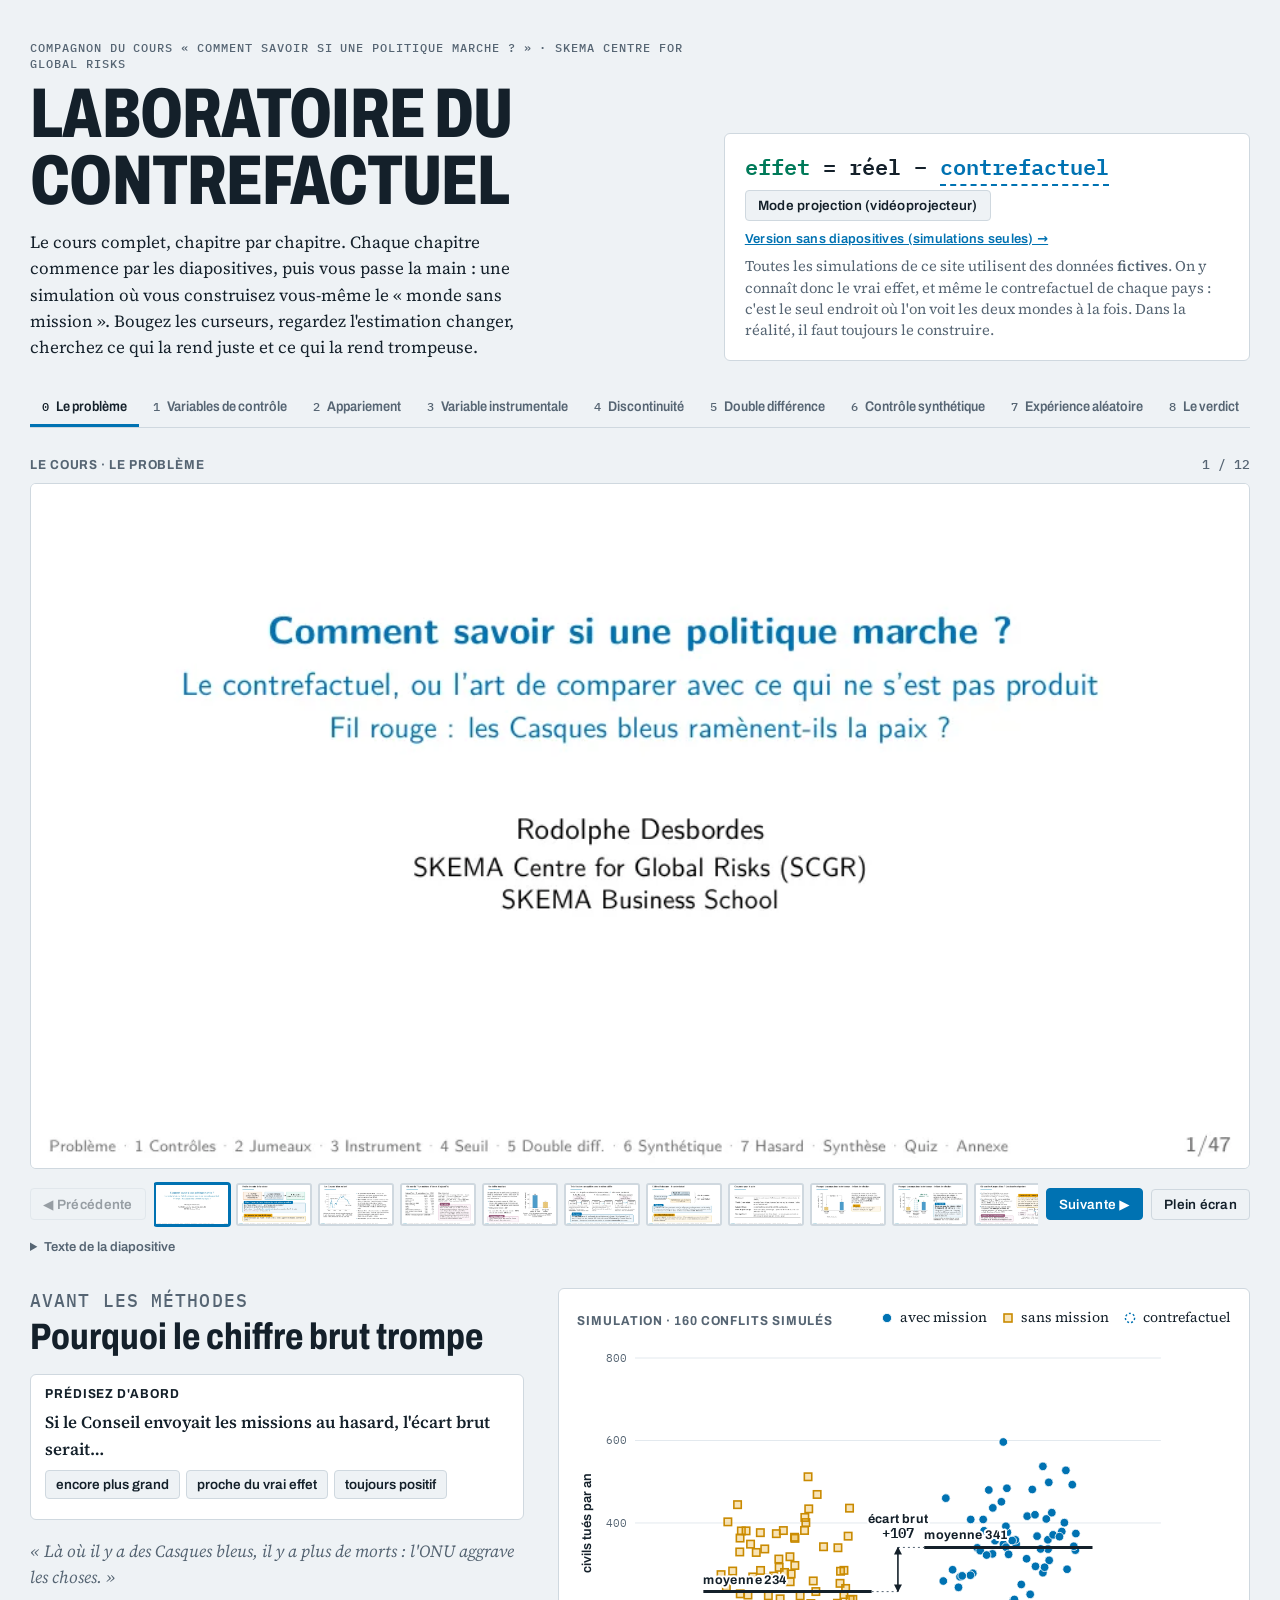
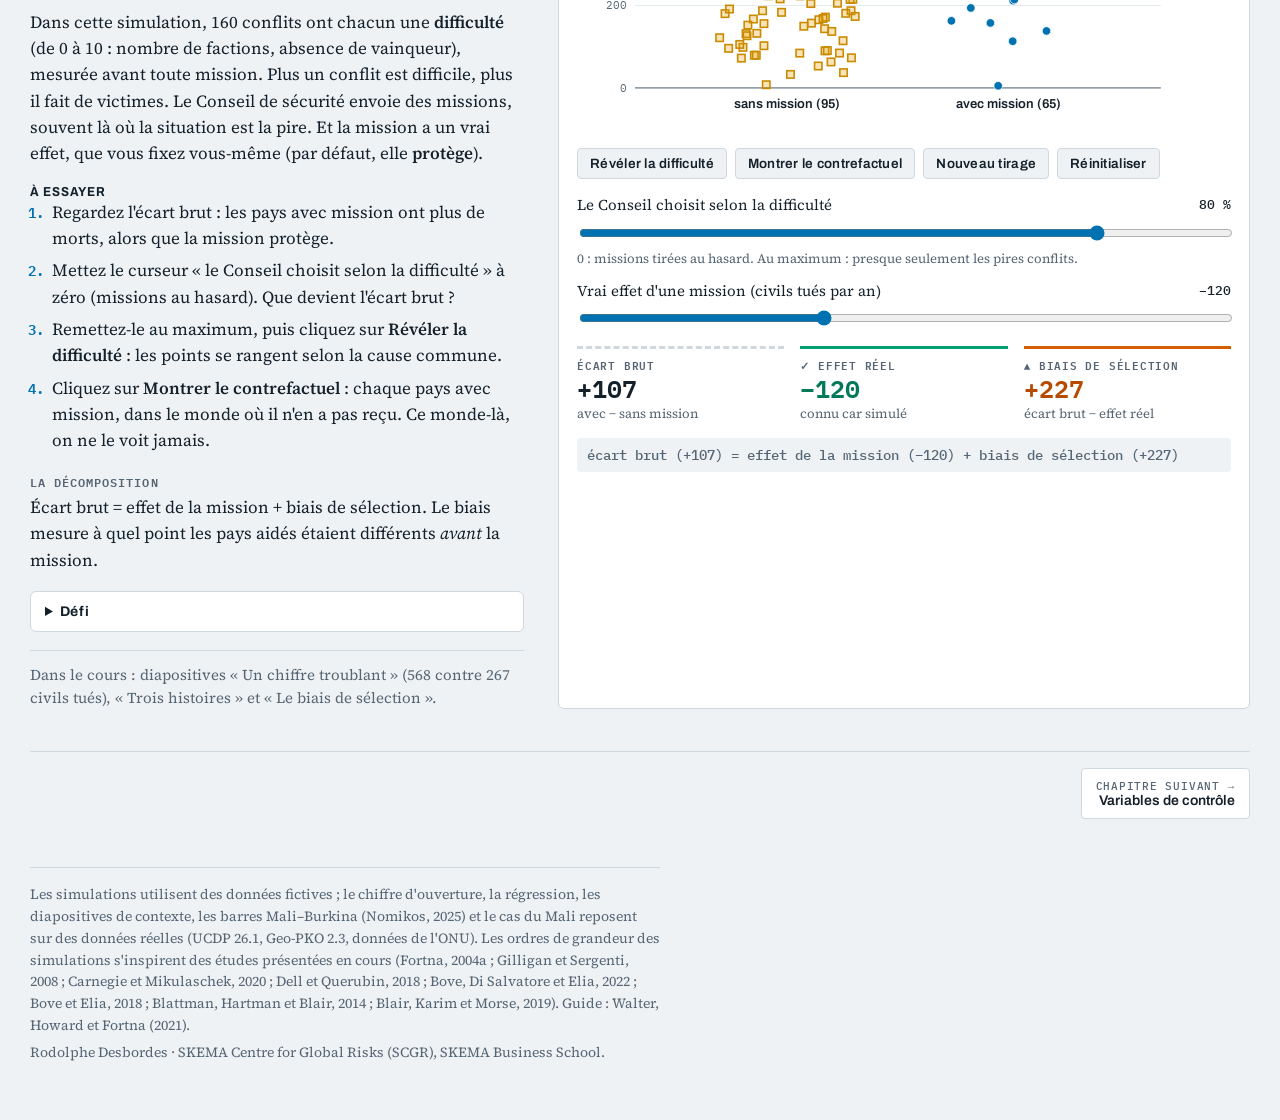
<file: index.html>
<!doctype html>
<html lang="fr">
<head>
<meta charset="utf-8">
<meta name="viewport" content="width=device-width, initial-scale=1, viewport-fit=cover">
<meta name="description" content="Compagnon du cours « Comment savoir si une politique marche ? » : simulations manipulables des méthodes d'inférence causale, fil rouge Casques bleus.">
<title>Laboratoire du contrefactuel</title>
<link rel="icon" href="data:image/svg+xml,%3Csvg xmlns=%22http://www.w3.org/2000/svg%22 viewBox=%220 0 16 16%22%3E%3Crect width=%2216%22 height=%2216%22 rx=%223%22 fill=%22%230072B2%22/%3E%3Ccircle cx=%228%22 cy=%228%22 r=%223.2%22 fill=%22white%22/%3E%3C/svg%3E">
<link rel="stylesheet" href="fonts/fonts.css">
<style>
/* Layout: a field-lab notebook. Text column (what to compare, why, what could mislead) beside a live bench (chart, controls, readouts). One method per tab, in the order of the lecture. */
:root{
  --bg:#EEF2F5; --panel:#FFFFFF; --ink:#14202A; --muted:#566573; --line:#CFD8DF; --grid:#E3E9EE;
  --t:#0072B2; --t-soft:rgba(0,114,178,.14);
  --c:#C98A00; --c-soft:rgba(230,159,0,.28); --c-ink:#9A6700;
  --eff:#009E73; --eff-ink:#007A59; --warn:#D55E00; --warn-soft:rgba(213,94,0,.12); --warn-ink:#B54A00; --on-accent:#fff; --hid:#CC79A7; --hid-ink:#A3507E;
  --disp:"Archivo","Arial Narrow",system-ui,sans-serif;
  --body:"Source Serif 4",Georgia,"Times New Roman",serif;
  --mono:"IBM Plex Mono",ui-monospace,"SFMono-Regular",Menlo,monospace;
}
@media (prefers-color-scheme: dark){:root:not([data-theme="light"]){
  --bg:#0F161C; --panel:#172129; --ink:#E4ECF2; --muted:#9BABB8; --line:#2B3945; --grid:#212E38;
  --t:#56B4E9; --t-soft:rgba(86,180,233,.16); --c:#E69F00; --c-soft:rgba(230,159,0,.25); --c-ink:#F2B83C;
  --eff:#2BB98E; --eff-ink:#45CFA3; --warn:#EE7A35; --warn-soft:rgba(238,122,53,.14); --warn-ink:#EE7A35; --on-accent:#0F161C; --hid:#E08CBB; --hid-ink:#EBA3CB; color-scheme:dark}}
:root[data-theme="dark"]{
  --bg:#0F161C; --panel:#172129; --ink:#E4ECF2; --muted:#9BABB8; --line:#2B3945; --grid:#212E38;
  --t:#56B4E9; --t-soft:rgba(86,180,233,.16); --c:#E69F00; --c-soft:rgba(230,159,0,.25); --c-ink:#F2B83C;
  --eff:#2BB98E; --eff-ink:#45CFA3; --warn:#EE7A35; --warn-soft:rgba(238,122,53,.14); --warn-ink:#EE7A35; --on-accent:#0F161C; --hid:#E08CBB; --hid-ink:#EBA3CB; color-scheme:dark}

*{box-sizing:border-box}
body{background:var(--bg);color:var(--ink);font:17px/1.55 var(--body);margin:0}
.wrap{max-width:1260px;margin:0 auto;padding-inline:20px;padding-block:0 56px}
h1,h2,h3{font-family:var(--disp);text-wrap:balance;margin:0}
p{margin:0}
a{color:var(--t)}
button,input{font:inherit}
:focus-visible{outline:2px solid var(--t);outline-offset:2px}

/* hero */
.hero{padding-block:40px 26px;display:grid;grid-template-columns:minmax(0,1.25fr) minmax(0,1fr);gap:36px;align-items:end}
.eyebrow{font:500 12px/1.3 var(--mono);letter-spacing:.08em;text-transform:uppercase;color:var(--muted)}
.hero h1{font-weight:800;font-stretch:72%;font-size:clamp(2.4rem,6vw,4.4rem);line-height:.95;letter-spacing:-.01em;text-transform:uppercase;margin-top:10px}
.hero .lede{margin-top:14px;max-width:58ch;color:var(--ink)}
.formula{border:1px solid var(--line);background:var(--panel);border-radius:6px;padding:18px 20px;display:grid;gap:10px}
.formula .eq{font:600 clamp(1.05rem,2.2vw,1.35rem)/1.3 var(--mono)}
.formula .eq .cf{border-bottom:2px dashed var(--t);color:var(--t)}
.formula .eq .ef{color:var(--eff-ink)}
.switch{font:600 13px var(--disp);letter-spacing:.02em}
.switch:empty{display:none}
.formula small{font-size:.92rem;color:var(--muted);line-height:1.45}

/* tabs */
.tabs{position:sticky;top:env(safe-area-inset-top,0px);z-index:5;background:var(--bg);border-bottom:1px solid var(--line);display:flex;gap:2px;overflow-x:auto;scrollbar-width:thin}
.tabs button{border:0;background:none;color:var(--muted);padding:12px 12px 10px;cursor:pointer;white-space:nowrap;font:600 14px var(--disp);font-stretch:88%;border-bottom:3px solid transparent;display:flex;gap:7px;align-items:baseline}
.tabs button .n{font:500 12px var(--mono)}
.tabs button[aria-selected="true"]{color:var(--ink);border-bottom-color:var(--t)}
.tabs button:hover{color:var(--ink)}

/* panels */
.panel{display:grid;grid-template-columns:minmax(0,5fr) minmax(0,7fr);gap:34px;padding-top:28px}
.panel[hidden]{display:none!important}
.text{display:grid;gap:18px;align-content:start;min-width:0}
.text h2{font-weight:750;font-stretch:80%;font-size:clamp(1.7rem,3vw,2.3rem);line-height:1.05}
.text h2 .k{font:500 .5em var(--mono);color:var(--muted);display:block;letter-spacing:.06em;margin-bottom:6px;text-transform:uppercase}
.text .q{font-style:italic;color:var(--muted)}
dl.sheet{margin:0;display:grid;gap:12px}
dl.sheet dt{font:600 11.5px var(--mono);letter-spacing:.09em;text-transform:uppercase;color:var(--muted)}
dl.sheet dd{margin:2px 0 0}
dl.sheet .trap dt{color:var(--warn-ink)}
.steps{margin:0;padding-left:1.3em;display:grid;gap:6px}
.steps li::marker{font:600 .85em var(--mono);color:var(--t)}
.h3{font:700 13px var(--disp);letter-spacing:.07em;text-transform:uppercase;font-stretch:90%}
details.defi{border:1px solid var(--line);border-radius:6px;padding:12px 14px;background:var(--panel)}
details.defi summary{cursor:pointer;font:700 14px var(--disp);letter-spacing:.04em}
details.defi p{margin-top:8px}
.course{font-size:.94rem;color:var(--muted);border-top:1px solid var(--line);padding-top:12px}

/* lab bench */
.lab{background:var(--panel);border:1px solid var(--line);border-radius:6px;padding:18px;display:grid;gap:14px;align-content:start;min-width:0}
.labhead{display:flex;flex-wrap:wrap;justify-content:space-between;gap:8px 16px;align-items:baseline}
.labhead .h3{color:var(--muted)}
.legend{display:flex;flex-wrap:wrap;gap:6px 14px;font-size:14px;color:var(--ink)}
.legend span{display:inline-flex;align-items:center;gap:6px}
.legend svg{flex:none}
.chartbox{min-width:0}
svg.chart{width:100%;height:auto;display:block}
.controls{display:grid;gap:10px}
.ctl{display:grid;grid-template-columns:minmax(0,1fr) auto;gap:2px 12px;align-items:center}
.ctl label{font-size:15px}
.ctl output{font:500 13px var(--mono);color:var(--ink);text-align:right;min-width:6ch}
.ctl input[type=range]{grid-column:1/-1;width:100%;min-height:24px;accent-color:var(--t)}
.ctl .hint{grid-column:1/-1;font-size:13px;color:var(--muted)}
.btns{display:flex;flex-wrap:wrap;gap:8px}
.btn{border:1px solid var(--line);background:var(--bg);color:var(--ink);border-radius:4px;padding:7px 12px;cursor:pointer;font:600 13.5px var(--disp);letter-spacing:.02em}
.btn:hover{border-color:var(--muted)}
.btn[aria-pressed="true"]{background:var(--ink);color:var(--panel);border-color:var(--ink)}
.btn.primary{background:var(--t);border-color:var(--t);color:var(--on-accent)}
.seg{display:flex;flex-wrap:wrap;border:1px solid var(--line);border-radius:4px;overflow:hidden;width:fit-content;max-width:100%}
.seg button{border:0;border-right:1px solid var(--line);background:var(--bg);color:var(--ink);padding:7px 12px;cursor:pointer;font:600 13px var(--disp)}
.seg button:last-child{border-right:0}
.seg button[aria-pressed="true"]{background:var(--ink);color:var(--panel)}
.chk{display:flex;gap:8px;align-items:center;font-size:15px}
.chk input{accent-color:var(--t);width:17px;height:17px}

.readouts{display:grid;grid-template-columns:repeat(auto-fit,minmax(150px,1fr));gap:12px 16px}
.ro{border-top:3px solid var(--line);padding-top:6px;min-width:0}
.ro .k{font:600 11px var(--mono);letter-spacing:.07em;text-transform:uppercase;color:var(--muted)}
.ro .v{font:600 1.55rem/1.2 var(--mono);font-variant-numeric:tabular-nums}
.ro .note{font-size:13px;color:var(--muted)}
.ro.est{border-top-color:var(--t)}
.ro.true{border-top-color:var(--eff)} .ro.true .k::before{content:"\2713\00a0"} .ro.true .v{color:var(--eff-ink)}
.ro.bias{border-top-color:var(--warn)} .ro.bias .k::before{content:"\25B2\00a0"} .ro.bias.big .v{color:var(--warn-ink)}
.ro.raw{border-top-style:dashed}
.eqline{font:500 14px var(--mono);color:var(--muted);background:var(--bg);border-radius:4px;padding:8px 10px;overflow-x:auto}
.verdict{font-size:15px;padding:8px 12px;border-radius:4px;background:var(--bg)}
.verdict b{font-family:var(--disp)}
.weights{display:grid;grid-template-columns:repeat(auto-fit,minmax(170px,1fr));gap:8px 16px}

/* svg */
.grid{stroke:var(--grid);stroke-width:1}
.zero{stroke:var(--muted);stroke-width:1}
.base{stroke:var(--muted);stroke-width:1}
.tick{fill:var(--muted);font:11.5px var(--mono)}
.alab{fill:var(--ink);font:600 13px var(--disp)}
.lbl{fill:var(--ink);font:13px var(--body)}
.lbl-m{fill:var(--muted);font:12.5px var(--body)}
.lbl-b{fill:var(--ink);font:700 12.5px var(--disp);letter-spacing:.03em}
.num{fill:var(--ink);font:600 14px var(--mono)}
.num-eff{fill:var(--eff-ink);font:700 14px var(--mono)}
.num-warn{fill:var(--warn-ink);font:700 13px var(--mono)}
.num-t{fill:var(--t);font:600 13px var(--mono)}
.halo{paint-order:stroke;stroke:var(--panel);stroke-width:4px;stroke-linejoin:round}
.mk-t{fill:var(--t);stroke:var(--panel);stroke-width:.8}
.mk-c{fill:var(--c-soft);stroke:var(--c);stroke-width:1.6}
.mk-cf{fill:none;stroke:var(--t);stroke-width:1.4;stroke-dasharray:2 2}
.mk-big-t{fill:var(--t);stroke:var(--panel);stroke-width:2}
.mk-big-c{fill:var(--c);stroke:var(--panel);stroke-width:2}
.dim{opacity:.28}
.mean{stroke:var(--ink);stroke-width:3}
.mean-cf{stroke:var(--t);stroke-width:2.5;stroke-dasharray:6 4}
.guide{stroke:var(--muted);stroke-width:1;stroke-dasharray:2 3}
.cf-link{stroke:var(--t);stroke-width:1;opacity:.45}
.arr-ink{stroke:var(--ink);stroke-width:1.6}
.arr-eff{stroke:var(--eff);stroke-width:2.6}
.arr-warn{stroke:var(--warn);stroke-width:2}
.ln-t{stroke:var(--t);stroke-width:2.6;fill:none}
.ln-c{stroke:var(--c);stroke-width:2.6;fill:none;stroke-dasharray:8 5}
.ln-cf{stroke:var(--t);stroke-width:2;fill:none;stroke-dasharray:3 4}
.ln-warn{stroke:var(--warn);stroke-width:2;fill:none;stroke-dasharray:9 4 2 4}
.ln-pool{stroke:var(--muted);stroke-width:1;fill:none;opacity:.45}
.ln-zero{stroke:var(--muted);stroke-width:1}
.match{stroke:var(--muted);stroke-width:1.2}
.cal{fill:var(--hid);fill-opacity:.035;stroke:var(--hid);stroke-width:1;stroke-dasharray:3 3}
.ring-warn{fill:none;stroke:var(--warn);stroke-width:1.8;stroke-dasharray:3 2}
.band{fill:var(--t-soft)}
.band-p{fill:var(--warn-soft)}
.cut{stroke:var(--ink);stroke-width:1.3;stroke-dasharray:5 4}
.bar{fill:var(--muted);opacity:.5}
.bar-on{fill:var(--t);opacity:.75}
.bar-t{fill:var(--t);opacity:.7}
.bar-w{fill:url(#hatch-w);stroke:var(--warn);stroke-width:1}
.cell{fill:var(--ink)}
.ah-eff{fill:var(--eff)} .ah-ink{fill:var(--ink)} .ah-warn{fill:var(--warn)}
.hatch-ln{stroke:var(--warn);stroke-width:2} .hatch-bg{fill:var(--warn-soft)}
.pt{transition:transform .75s cubic-bezier(.3,.7,.2,1)}
@media (prefers-reduced-motion: reduce){.pt{transition:none}}

/* quiz */
.quiz{display:grid;gap:18px}
.qitem{border-top:1px solid var(--line);padding-top:14px;display:grid;gap:10px}
.qitem .qq{font-weight:600}
.qopts{display:flex;flex-wrap:wrap;gap:6px}
.qopts button{border:1px solid var(--line);background:var(--bg);color:var(--ink);border-radius:4px;padding:6px 10px;cursor:pointer;font:600 13px var(--disp)}
.qopts button.ok{background:var(--eff-ink);border-color:var(--eff-ink);color:var(--on-accent)}
.qopts button.ok::before{content:"\2713\00a0"}
.qopts button.no{border-color:var(--warn);color:var(--warn-ink);text-decoration:line-through}
.qfb{font-size:15px}
.score{font:600 14px var(--mono)}

/* course deck */
.deck{grid-column:1/-1;display:grid;grid-template-columns:minmax(0,1fr);gap:10px;min-width:0}
.stage{width:100%}
.deckhead{display:flex;flex-wrap:wrap;justify-content:space-between;align-items:baseline;gap:6px 16px}
.deckhead .h3{color:var(--muted)}
.deckhead .count{font:500 13px var(--mono);color:var(--muted)}
.stage{position:relative;background:#fff;border:1px solid var(--line);border-radius:6px;overflow:hidden;aspect-ratio:16/9;max-width:100%;outline:none}
.stage:focus-visible{outline:2px solid var(--t);outline-offset:2px}
.stage img{display:block;width:100%;height:100%;object-fit:contain;background:#fff}
.stage .hit{position:absolute;top:0;bottom:0;width:30%;border:0;background:transparent;cursor:pointer}
.stage .hit.prev{left:0}.stage .hit.next{right:0}
.stage .hit:hover{background:linear-gradient(90deg,rgba(0,0,0,.05),transparent)}
.stage .hit.next:hover{background:linear-gradient(270deg,rgba(0,0,0,.05),transparent)}
.stage:fullscreen{border:0;border-radius:0;background:#000}
.deckbar{display:flex;flex-wrap:wrap;gap:8px;align-items:center}
.strip{display:flex;gap:6px;overflow-x:auto;padding-block:4px;flex:1 1 260px;min-width:0;scrollbar-width:thin}
.strip button{flex:none;width:76px;aspect-ratio:16/9;padding:0;border:2px solid var(--line);border-radius:3px;background:#fff;cursor:pointer;overflow:hidden}
.strip button img{width:100%;height:100%;object-fit:cover;display:block}
.strip button[aria-current="true"]{border-color:var(--t);box-shadow:0 0 0 1px var(--t)}
.btn:disabled{opacity:.4;cursor:default}
@media (max-width:640px){.deckbar .strip{order:5;flex-basis:100%}}
.reserve{font:500 11px var(--mono);letter-spacing:.07em;text-transform:uppercase;color:var(--hid-ink)}
details.transcript{font-size:14px;color:var(--muted)}
details.transcript summary{cursor:pointer;font:600 13px var(--disp)}
details.transcript p{margin-top:6px;max-width:90ch}
.tolab{justify-self:start}
.chapnav{grid-column:1/-1;display:flex;flex-wrap:wrap;justify-content:space-between;gap:10px;border-top:1px solid var(--line);padding-top:16px;margin-top:8px}
.chapnav button{border:1px solid var(--line);background:var(--panel);color:var(--ink);border-radius:4px;padding:10px 14px;cursor:pointer;font:600 14px var(--disp);text-align:left}
.chapnav button small{display:block;font:500 11px var(--mono);letter-spacing:.07em;text-transform:uppercase;color:var(--muted)}
.chapnav button:hover{border-color:var(--muted)}
.chapnav .nx{margin-left:auto;text-align:right}
.tabs button.seen .n::after{content:"\2713";margin-left:3px;color:var(--eff-ink)}
.solo{grid-column:1/-1;max-width:70ch;display:grid;gap:10px}

/* predict */
.predict{border:1px solid var(--line);background:var(--panel);border-radius:6px;padding:12px 14px;display:grid;gap:8px}
.predict .pq{font-weight:600}
.predict .popts{display:flex;flex-wrap:wrap;gap:6px}
.predict .popts button{border:1px solid var(--line);background:var(--bg);color:var(--ink);border-radius:4px;padding:6px 10px;cursor:pointer;font:600 13.5px var(--disp);text-align:left}
.predict .popts button.ok{background:var(--eff-ink);border-color:var(--eff-ink);color:var(--on-accent)}
.predict .popts button.ok::before{content:"\2713\00a0"}
.predict .popts button.no{border-color:var(--warn);color:var(--warn-ink);text-decoration:line-through}
.predict .pfb{font-size:15px}
/* triangulation */
.tri-cap{font-size:13.5px;color:var(--muted)}
.mk-ko{fill:var(--panel);stroke:var(--warn);stroke-width:2}
.ci-ok{stroke:var(--t);stroke-width:3;stroke-linecap:round}
.ci-ko{stroke:var(--warn);stroke-width:2.4;stroke-dasharray:6 4}
.ref1{stroke:var(--eff);stroke-width:2}
.ref0{stroke:var(--muted);stroke-width:1.2;stroke-dasharray:3 3}
.rowname{fill:var(--ink);font:700 13px var(--disp)}
.rowko{fill:var(--warn-ink);font:12.5px var(--body)}
/* projection mode */
.projbtn{justify-self:start}
.mk-raw{fill:var(--ink);stroke:var(--panel);stroke-width:1}
.ci-raw{stroke:var(--ink);stroke-width:3;stroke-linecap:round}
html.proj body{font-size:20px}
html.proj .wrap{max-width:1560px}
html.proj .tick{font-size:15px} html.proj .alab{font-size:16px} html.proj .lbl-b,html.proj .rowname{font-size:15.5px}
html.proj .num,html.proj .num-eff,html.proj .num-warn,html.proj .num-t{font-size:17px} html.proj .lbl,html.proj .lbl-m,html.proj .rowko{font-size:15px}
html.proj .ro .v{font-size:2.1rem} html.proj .ro .k{font-size:13px} html.proj .ctl label{font-size:18px}
html.proj .btn,html.proj .seg button{font-size:16px;padding:9px 14px}

footer{margin-top:48px;border-top:1px solid var(--line);padding-top:16px;font-size:14px;color:var(--muted);display:grid;gap:6px;max-width:90ch}

@media (max-width:980px){.panel{grid-template-columns:minmax(0,1fr)}.hero{grid-template-columns:minmax(0,1fr)}}
@media (max-width:520px){body{font-size:16px}.lab{padding:12px}.ro .v{font-size:1.3rem}}
</style>

<svg width="0" height="0" style="position:absolute" aria-hidden="true" focusable="false"><defs>
<marker id="ah-eff" viewBox="0 0 10 10" refX="9" refY="5" markerUnits="userSpaceOnUse" markerWidth="10" markerHeight="10" orient="auto-start-reverse"><path d="M0,0 L10,5 L0,10 z" class="ah-eff"/></marker>
<marker id="ah-ink" viewBox="0 0 10 10" refX="9" refY="5" markerUnits="userSpaceOnUse" markerWidth="8" markerHeight="8" orient="auto-start-reverse"><path d="M0,0 L10,5 L0,10 z" class="ah-ink"/></marker>
<marker id="ah-warn" viewBox="0 0 10 10" refX="9" refY="5" markerUnits="userSpaceOnUse" markerWidth="9" markerHeight="9" orient="auto-start-reverse"><path d="M0,0 L10,5 L0,10 z" class="ah-warn"/></marker>
<pattern id="hatch-w" width="6" height="6" patternUnits="userSpaceOnUse" patternTransform="rotate(45)"><rect width="6" height="6" class="hatch-bg"/><line x1="0" y1="0" x2="0" y2="6" class="hatch-ln"/></pattern>
</defs></svg>

<noscript><p style="padding:12px 20px;font-weight:600">Les simulations et les diapositives de ce site ont besoin de JavaScript.</p></noscript>
<div class="wrap">
<header class="hero">
  <div>
    <div class="eyebrow">Compagnon du cours «&nbsp;Comment savoir si une politique marche&nbsp;?&nbsp;» · SKEMA Centre for Global Risks</div>
    <h1>Laboratoire du contrefactuel</h1>
    <p class="lede">Le cours complet, chapitre par chapitre. Chaque chapitre commence par les diapositives, puis vous passe la main&nbsp;: une simulation où vous construisez vous-même le «&nbsp;monde sans mission&nbsp;». Bougez les curseurs, regardez l'estimation changer, cherchez ce qui la rend juste et ce qui la rend trompeuse.</p>
  </div>
  <div class="formula">
    <div class="eq"><span class="ef">effet</span> = réel − <span class="cf">contrefactuel</span></div>
    <button class="btn projbtn" id="projb" aria-pressed="false" title="Agrandit les textes et les graphiques pour un vidéoprojecteur">Mode projection (vidéoprojecteur)</button>
    <a class="switch" id="switchv" href="simulateur.html">Version sans diapositives (simulations seules) →</a>
    <small>Toutes les simulations de ce site utilisent des données <b>fictives</b>. On y connaît donc le vrai effet, et même le contrefactuel de chaque pays&nbsp;: c'est le seul endroit où l'on voit les deux mondes à la fois. Dans la réalité, il faut toujours le construire.</small>
  </div>
</header>

<main id="contenu">
<nav class="tabs" role="tablist" aria-label="Méthodes">
  <button role="tab" data-tab="piege"><span class="n">0</span>Le problème</button>
  <button role="tab" data-tab="m1"><span class="n">1</span>Variables de contrôle</button>
  <button role="tab" data-tab="m2"><span class="n">2</span>Appariement</button>
  <button role="tab" data-tab="m3"><span class="n">3</span>Variable instrumentale</button>
  <button role="tab" data-tab="m4"><span class="n">4</span>Discontinuité</button>
  <button role="tab" data-tab="m5"><span class="n">5</span>Double différence</button>
  <button role="tab" data-tab="m6"><span class="n">6</span>Contrôle synthétique</button>
  <button role="tab" data-tab="m7"><span class="n">7</span>Expérience aléatoire</button>
  <button role="tab" data-tab="verdict"><span class="n">8</span>Le verdict</button>
  <button role="tab" data-tab="quiz"><span class="n">?</span>Testez-vous</button>
  <button role="tab" data-tab="ressources"><span class="n">+</span>Ressources</button>
</nav>

<!-- ================= 0 ================= -->
<section class="panel" id="p-piege" role="tabpanel">
  <div class="deck" data-ch="piege"></div>
  <div class="text">
    <h2><span class="k">Avant les méthodes</span>Pourquoi le chiffre brut trompe</h2>
    <div class="predict" data-p="piege"></div>
    <p class="q">«&nbsp;Là où il y a des Casques bleus, il y a plus de morts&nbsp;: l'ONU aggrave les choses.&nbsp;»</p>
    <p>Dans cette simulation, 160 conflits ont chacun une <b>difficulté</b> (de 0 à 10&nbsp;: nombre de factions, absence de vainqueur), mesurée avant toute mission. Plus un conflit est difficile, plus il fait de victimes. Le Conseil de sécurité envoie des missions, souvent là où la situation est la pire. Et la mission a un vrai effet, que vous fixez vous-même (par défaut, elle <b>protège</b>).</p>
    <div>
      <div class="h3">À essayer</div>
      <ol class="steps">
        <li>Regardez l'écart brut&nbsp;: les pays avec mission ont plus de morts, alors que la mission protège.</li>
        <li>Mettez le curseur «&nbsp;le Conseil choisit selon la difficulté&nbsp;» à zéro (missions au hasard). Que devient l'écart brut&nbsp;?</li>
        <li>Remettez-le au maximum, puis cliquez sur <b>Révéler la difficulté</b>&nbsp;: les points se rangent selon la cause commune.</li>
        <li>Cliquez sur <b>Montrer le contrefactuel</b>&nbsp;: chaque pays avec mission, dans le monde où il n'en a pas reçu. Ce monde-là, on ne le voit jamais.</li>
      </ol>
    </div>
    <dl class="sheet">
      <div><dt>La décomposition</dt><dd>Écart brut = effet de la mission + biais de sélection. Le biais mesure à quel point les pays aidés étaient différents <i>avant</i> la mission.</dd></div>
    </dl>
    <details class="defi"><summary>Défi</summary><p>Trouvez un réglage où la mission sauve des vies mais où l'écart brut est quand même positif, puis un réglage où les deux ont le même signe. Qu'est-ce qui change entre les deux&nbsp;?</p><p><i>Piste&nbsp;:</i> tout se joue sur la sélection. Quand le Conseil choisit au hasard, l'écart brut retrouve le vrai effet (au bruit près).</p></details>
    <p class="course">Dans le cours&nbsp;: diapositives «&nbsp;Un chiffre troublant&nbsp;» (568 contre 267 civils tués), «&nbsp;Trois histoires&nbsp;» et «&nbsp;Le biais de sélection&nbsp;».</p>
  </div>
  <div class="lab">
    <div class="labhead"><div class="h3">Simulation · 160 conflits simulés</div>
      <div class="legend"><span><svg width="14" height="14"><circle cx="7" cy="7" r="4.6" class="mk-t"/></svg>avec mission</span><span><svg width="14" height="14"><rect x="3" y="3" width="8" height="8" class="mk-c"/></svg>sans mission</span><span><svg width="14" height="14"><circle cx="7" cy="7" r="4.6" class="mk-cf"/></svg>contrefactuel</span></div></div>
    <div class="chartbox"><svg class="chart" id="c0" role="img" aria-label="Civils tués selon la présence d'une mission"></svg></div>
    <div class="btns">
      <button class="btn" id="b0g" aria-pressed="false">Révéler la difficulté</button>
      <button class="btn" id="b0cf" aria-pressed="false">Montrer le contrefactuel</button>
      <button class="btn" id="b0n">Nouveau tirage</button><button class="btn" data-reset="piege">Réinitialiser</button>
    </div>
    <div class="controls">
      <div class="ctl"><label for="s0s">Le Conseil choisit selon la difficulté</label><output id="o0s"></output><input type="range" id="s0s" min="0" max="1" step="0.05" value="0.8"><span class="hint">0&nbsp;: missions tirées au hasard. Au maximum&nbsp;: presque seulement les pires conflits.</span></div>
      <div class="ctl"><label for="s0t">Vrai effet d'une mission (civils tués par an)</label><output id="o0t"></output><input type="range" id="s0t" min="-250" max="100" step="10" value="-120"></div>
    </div>
    <div class="readouts">
      <div class="ro raw"><div class="k">Écart brut</div><div class="v" id="r0a"></div><div class="note">avec − sans mission</div></div>
      <div class="ro true"><div class="k">Effet réel</div><div class="v" id="r0b"></div><div class="note">connu car simulé</div></div>
      <div class="ro bias" id="ro0c"><div class="k">Biais de sélection</div><div class="v" id="r0c"></div><div class="note">écart brut − effet réel</div></div>
    </div>
    <div class="eqline" id="eq0" aria-live="polite"></div>
  </div>
  <nav class="chapnav" aria-label="Chapitres"></nav>
</section>

<!-- ================= 1 ================= -->
<section class="panel" id="p-m1" role="tabpanel" hidden>
  <div class="deck" data-ch="m1"></div>
  <div class="text">
    <h2><span class="k">Méthode 1</span>Les variables de contrôle&nbsp;: comparer à profil égal</h2>
    <div class="predict" data-p="m1"></div>
    <dl class="sheet">
      <div><dt>Le contrefactuel</dt><dd>Les pays sans mission qui ont le même profil <b>mesuré</b> (ici, la même difficulté).</dd></div>
      <div><dt>L'hypothèse clé</dt><dd>On a mesuré tout ce qui pousse à la fois à envoyer une mission et à la violence.</dd></div>
      <div class="trap"><dt>Ce qui pourrait tromper</dt><dd>Un facteur non mesuré, comme la <b>volonté de paix</b> des belligérants&nbsp;: ceux qui veulent vraiment la paix acceptent plus volontiers une mission.</dd></div>
    </dl>
    <div>
      <div class="h3">À essayer</div>
      <ol class="steps">
        <li>Passez de <b>Comparaison brute</b> à <b>Groupes de difficulté</b>&nbsp;: dans chaque groupe, qui fait mieux&nbsp;? C'est le paradoxe de Simpson.</li>
        <li>Le biais reste important avec trois groupes. Augmentez le nombre de groupes&nbsp;: il fond (en moyenne sur de nombreux tirages, environ +40 avec 3 groupes, +15 avec 5, +5 avec 10&nbsp;; un tirage isolé peut s'en écarter).</li>
        <li>Cliquez sur <b>Retirer l'effet de la difficulté</b>&nbsp;: les points glissent, comme si tous les conflits avaient la même difficulté. L'écart restant est l'estimation par régression.</li>
        <li>Montez le curseur «&nbsp;volonté de paix non mesurée&nbsp;»&nbsp;: l'estimation s'éloigne du vrai effet, même en contrôlant la difficulté.</li>
        <li>Cochez «&nbsp;mesurer aussi la volonté de paix&nbsp;»&nbsp;: le biais disparaît. Mais dans la réalité, on ne sait pas la mesurer.</li>
      </ol>
    </div>
    <details class="defi"><summary>Défi</summary><p>Avec trois groupes seulement, l'estimation reste biaisée même sans facteur caché. Pourquoi&nbsp;?</p><p><i>Piste&nbsp;:</i> à l'intérieur d'un groupe, les pays avec mission restent plus difficiles que les autres (en moyenne de trois quarts de point sur l'échelle de 0 à 10, soit une quarantaine de morts de plus). Trois groupes, c'est un contrôle grossier&nbsp;; la régression utilise la difficulté exacte. Même leçon que pour les variables non mesurées&nbsp;: une variable mal mesurée ne contrôle qu'en partie.</p></details>
    <p class="course">Dans le cours&nbsp;: Fortna (2004a), 39&nbsp;% contre 42&nbsp;% de rechutes en brut, puis un risque réduit de plus de 55&nbsp;% à caractéristiques égales&nbsp;; la critique de Kocher (2014), qui vise Hultman et al.</p>
  </div>
  <div class="lab">
    <div class="labhead"><div class="h3">Simulation · 170 conflits simulés</div>
      <div class="legend"><span><svg width="14" height="14"><circle cx="7" cy="7" r="4.6" class="mk-t"/></svg>avec mission</span><span><svg width="14" height="14"><rect x="3" y="3" width="8" height="8" class="mk-c"/></svg>sans mission</span></div></div>
    <div class="seg" role="group" aria-label="Étape">
      <button data-step="0" aria-pressed="true">Comparaison brute</button>
      <button data-step="1" aria-pressed="false">Groupes de difficulté</button>
      <button data-step="2" aria-pressed="false">Retirer l'effet de la difficulté</button>
    </div>
    <div class="chartbox"><svg class="chart" id="c1" role="img" aria-label="Comparaison à difficulté égale"></svg></div>
    <div class="controls">
      <div class="ctl"><label for="s1h">Volonté de paix non mesurée</label><output id="o1h"></output><input type="range" id="s1h" min="0" max="1" step="0.05" value="0"><span class="hint">Elle rend une mission plus probable et la violence plus faible.</span></div>
      <div class="ctl"><label for="s1g">Nombre de groupes de difficulté (étape 2)</label><output id="o1g"></output><input type="range" id="s1g" min="2" max="10" step="1" value="3"><span class="hint">Plus les groupes sont fins, plus les pays comparés se ressemblent vraiment.</span></div>
      <label class="chk"><input type="checkbox" id="k1u"> Mesurer aussi la volonté de paix (étape 3)</label>
    </div>
    <div class="btns"><button class="btn" id="b1n">Nouveau tirage</button><button class="btn" data-reset="m1">Réinitialiser</button></div>
    <div class="readouts">
      <div class="ro est"><div class="k" id="l1a">Estimation</div><div class="v" id="r1a"></div><div class="note" id="n1a"></div></div>
      <div class="ro true"><div class="k">Effet réel</div><div class="v" id="r1b"></div><div class="note">connu car simulé</div></div>
      <div class="ro bias" id="ro1c"><div class="k">Biais</div><div class="v" id="r1c"></div><div class="note">estimation − effet réel</div></div>
    </div>
  </div>
  <nav class="chapnav" aria-label="Chapitres"></nav>
</section>

<!-- ================= 2 ================= -->
<section class="panel" id="p-m2" role="tabpanel" hidden>
  <div class="deck" data-ch="m2"></div>
  <div class="text">
    <h2><span class="k">Méthode 2</span>L'appariement&nbsp;: un jumeau pour chaque pays</h2>
    <div class="predict" data-p="m2"></div>
    <dl class="sheet">
      <div><dt>Le contrefactuel</dt><dd>Pour chaque pays avec mission, le pays sans mission qui lui ressemblait le plus <b>avant</b> (difficulté et durée de la guerre).</dd></div>
      <div><dt>L'hypothèse clé</dt><dd>Les jumeaux ne diffèrent sur rien d'important et de non mesuré.</dd></div>
      <div class="trap"><dt>Ce qui pourrait tromper</dt><dd>Des jumeaux qui ne se ressemblent pas vraiment, ou des pays aidés qui n'ont <b>aucun</b> équivalent (le «&nbsp;pays D&nbsp;» du cours).</dd></div>
    </dl>
    <div>
      <div class="h3">À essayer</div>
      <ol class="steps">
        <li>Chaque trait relie un pays avec mission à son jumeau. Le halo pointillé montre jusqu'où on accepte une ressemblance.</li>
        <li>Élargissez la distance tolérée&nbsp;: plus aucun pays n'est écarté, mais les conflits les plus durs reçoivent des jumeaux lointains et moins difficiles, et le biais grimpe (en moyenne sur de nombreux tirages, environ +5 avec une dizaine de pays appariés, +20 avec les 24&nbsp;; un tirage isolé peut s'en écarter).</li>
        <li>Réduisez-la&nbsp;: les jumeaux sont proches, mais les conflits les plus durs (en haut à droite) sont écartés. L'effet ne vaut plus que pour les autres.</li>
        <li>Cochez «&nbsp;difficulté seulement&nbsp;»&nbsp;: les jumeaux se ressemblent sur la difficulté mais pas sur la durée, et le biais explose, quelle que soit la distance. C'est le piège de la méthode 1&nbsp;: on n'apparie que sur ce que l'on mesure.</li>
      </ol>
    </div>
    <details class="defi"><summary>Défi</summary><p>King et Zeng (2007) reprochent à Doyle et Sambanis de comparer des cas sans équivalent dans les données. Où, sur le graphique, se trouvent ces cas&nbsp;?</p><p><i>Piste&nbsp;:</i> dans la zone où il n'y a que des ronds bleus. Toute comparaison y est une extrapolation.</p></details>
    <p class="course">Dans le cours&nbsp;: Gilligan et Sergenti (2008), risque de rechute −70&nbsp;% sans appariement, −86&nbsp;% avec.</p>
  </div>
  <div class="lab">
    <div class="labhead"><div class="h3">Simulation · 24 pays avec mission, 80 sans</div>
      <div class="legend"><span><svg width="14" height="14"><circle cx="7" cy="7" r="4.6" class="mk-t"/></svg>avec mission</span><span><svg width="14" height="14"><rect x="3" y="3" width="8" height="8" class="mk-c"/></svg>sans mission</span><span><svg width="16" height="16"><circle cx="8" cy="8" r="6.5" class="ring-warn"/><circle cx="8" cy="8" r="3.5" class="mk-t"/></svg>sans jumeau&nbsp;: écarté</span></div></div>
    <div class="chartbox"><svg class="chart" id="c2" role="img" aria-label="Appariement des pays selon la difficulté et la durée"></svg></div>
    <div class="controls">
      <div class="ctl"><label for="s2c">Distance maximale tolérée</label><output id="o2c"></output><input type="range" id="s2c" min="0.1" max="1.5" step="0.05" value="0.5"><span class="hint">En écarts-types de difficulté et de durée. Au-delà de 1,2 environ, tous les pays ont déjà un jumeau&nbsp;: plus rien ne change.</span></div>
      <label class="chk"><input type="checkbox" id="k2g"> Apparier sur la difficulté seulement (oublier la durée de la guerre)</label>
    </div>
    <div class="btns"><button class="btn" id="b2n">Nouveau tirage</button><button class="btn" data-reset="m2">Réinitialiser</button></div>
    <div class="readouts">
      <div class="ro raw"><div class="k">Comparaison brute</div><div class="v" id="r2a"></div><div class="note">tous les pays</div></div>
      <div class="ro est"><div class="k">Avec jumeaux</div><div class="v" id="r2b"></div><div class="note" id="n2b"></div></div>
      <div class="ro true"><div class="k">Effet réel</div><div class="v" id="r2c"></div><div class="note">civils tués par an</div></div>
      <div class="ro bias" id="ro2d"><div class="k">Biais</div><div class="v" id="r2d"></div><div class="note">avec jumeaux − effet réel</div></div>
    </div>
  </div>
  <nav class="chapnav" aria-label="Chapitres"></nav>
</section>

<!-- ================= 3 ================= -->
<section class="panel" id="p-m3" role="tabpanel" hidden>
  <div class="deck" data-ch="m3"></div>
  <div class="text">
    <h2><span class="k">Méthode 3</span>La variable instrumentale&nbsp;: le coup de pouce</h2>
    <div class="predict" data-p="m3"></div>
    <dl class="sheet">
      <div><dt>Le contrefactuel</dt><dd>Les mêmes pays en guerre, aux mois <b>sans</b> coup de pouce. Ici, le coup de pouce est la rotation au Conseil de sécurité&nbsp;: un des trois sièges africains revient toujours à l'Afrique de l'Ouest, les deux autres tournent entre les autres sous-régions selon un ordre fixé d'avance, et quand la sous-région d'un pays en guerre siège, la mission déjà présente dans ce pays reçoit en moyenne plus de Casques bleus.</dd></div>
      <div><dt>Les trois conditions</dt><dd>(1) Le coup de pouce équivaut à un tirage au sort&nbsp;: sans lien avec les facteurs cachés. (2) Il change vraiment le nombre de soldats. (3) Il n'agit sur les violences <b>que</b> par les soldats.</dd></div>
      <div class="trap"><dt>Ce qui pourrait tromper</dt><dd>Un coup de pouce trop faible (estimation très instable), ou un lien direct interdit&nbsp;: siéger au Conseil pourrait aussi apporter des sanctions ou de l'aide (les auteurs n'en trouvent pas).</dd></div>
    </dl>
    <div>
      <div class="h3">À essayer</div>
      <ol class="steps">
        <li>Les deux gros repères sont les moyennes des deux groupes. La pente du trait qui les relie est l'estimation&nbsp;: écart de victimes ÷ écart de soldats.</li>
        <li>Comparez avec la pente pointillée (comparaison simple)&nbsp;: les missions grossissent là où les conflits sont difficiles, ce qui tire cette pente vers zéro.</li>
        <li>Baissez la force du coup de pouce, puis cliquez sur <b>Répéter 300 fois</b>&nbsp;: l'estimation part dans tous les sens.</li>
        <li>Ajoutez un lien direct&nbsp;: l'estimation est biaisée, et rien sur le graphique ne vous prévient.</li>
      </ol>
    </div>
    <details class="defi"><summary>Défi</summary><p>Pourquoi la condition 3 ne peut-elle pas se tester avec les données&nbsp;?</p><p><i>Piste&nbsp;:</i> un lien direct produit exactement le même nuage de points qu'un effet des soldats plus fort. Les auteurs vérifient les canaux mesurables (sanctions, aide, médiation), mais l'hypothèse elle-même reste un argument.</p></details>
    <p class="course">Dans le cours&nbsp;: Carnegie et Mikulaschek (2020), environ 600 Casques bleus de plus, 3 à 5 civils tués de moins par mois pour 100 soldats.</p>
  </div>
  <div class="lab">
    <div class="labhead"><div class="h3">Simulation · mois de guerre simulés</div>
      <div class="legend"><span><svg width="14" height="14"><circle cx="7" cy="7" r="4.6" class="mk-t"/></svg>sous-région au Conseil</span><span><svg width="14" height="14"><rect x="3" y="3" width="8" height="8" class="mk-c"/></svg>pas au Conseil</span><span><svg width="26" height="10"><line x1="1" y1="5" x2="25" y2="5" class="ln-warn"/></svg>comparaison simple</span></div></div>
    <div class="chartbox"><svg class="chart" id="c3" role="img" aria-label="Victimes civiles selon le nombre de Casques bleus"></svg></div>
    <div class="controls">
      <div class="ctl"><label for="s3p">Force du coup de pouce (soldats en plus)</label><output id="o3p"></output><input type="range" id="s3p" min="0.5" max="12" step="0.5" value="6"></div>
      <div class="ctl"><label for="s3d">Lien direct interdit (civils par mois)</label><output id="o3d"></output><input type="range" id="s3d" min="-30" max="30" step="2" value="0"><span class="hint">Effet du siège au Conseil qui ne passe pas par les soldats (sanctions, aide).</span></div>
      <div class="ctl"><label for="s3n">Nombre de mois de guerre</label><output id="o3n"></output><input type="range" id="s3n" min="20" max="300" step="10" value="80"></div>
    </div>
    <div class="btns"><button class="btn" id="b3n">Nouveau tirage</button><button class="btn" data-reset="m3">Réinitialiser</button><button class="btn primary" id="b3r">Répéter 300 fois</button></div>
    <div class="readouts">
      <div class="ro"><div class="k">Étape 1</div><div class="v" id="r3a"></div><div class="note">écart de soldats sur ce tirage (varie autour du réglage)</div></div>
      <div class="ro"><div class="k">Étape 2</div><div class="v" id="r3b"></div><div class="note">écart de civils tués par mois</div></div>
      <div class="ro est"><div class="k">Effet estimé</div><div class="v" id="r3c"></div><div class="note">pour 100 soldats (étape 2 ÷ étape 1)</div></div>
      <div class="ro raw"><div class="k">Comparaison simple</div><div class="v" id="r3d"></div><div class="note">pente du nuage</div></div>
      <div class="ro true"><div class="k">Effet réel</div><div class="v" id="r3e">−5</div><div class="note">pour 100 soldats</div></div>
    </div>
    <div id="rep3" hidden>
      <div class="legend" style="margin-bottom:6px"><span><svg width="14" height="12"><rect x="1" y="1" width="12" height="10" class="bar-t"/></svg>variable instrumentale</span><span><svg width="14" height="12"><rect x="1" y="1" width="12" height="10" class="bar-w"/></svg>comparaison simple</span></div>
      <svg class="chart" id="c3h" role="img" aria-label="Distribution des estimations sur 300 tirages"></svg>
      <p class="verdict" aria-live="polite" id="v3"></p>
    </div>
  </div>
  <nav class="chapnav" aria-label="Chapitres"></nav>
</section>

<!-- ================= 4 ================= -->
<section class="panel" id="p-m4" role="tabpanel" hidden>
  <div class="deck" data-ch="m4"></div>
  <div class="text">
    <h2><span class="k">Méthode 4</span>La discontinuité&nbsp;: de part et d'autre d'un seuil</h2>
    <div class="predict" data-p="m4"></div>
    <dl class="sheet">
      <div><dt>Le contrefactuel</dt><dd>Les hameaux <b>juste de l'autre côté</b> du seuil. Ici (règle simplifiée), un hameau noté sous 2,5 est bombardé, un hameau noté au-dessus ne l'est pas.</dd></div>
      <div><dt>L'hypothèse clé</dt><dd>Près du seuil, seul le traitement change brusquement&nbsp;: un hameau à 2,49 ressemble à un hameau à 2,51.</dd></div>
      <div class="trap"><dt>Ce qui pourrait tromper</dt><dd>Une fenêtre trop large (on compare des hameaux qui ne se ressemblent plus), une tricherie sur la note, et un résultat qui ne vaut que près du seuil.</dd></div>
    </dl>
    <div>
      <div class="h3">À essayer</div>
      <ol class="steps">
        <li>Le saut vert à 2,5 est l'estimation&nbsp;: la différence entre les deux droites, au seuil.</li>
        <li>Ajoutez de la courbure, puis élargissez la fenêtre&nbsp;: les droites ne suivent plus la vraie relation et le saut devient faux. Rétrécissez-la&nbsp;: c'est plus juste, mais avec moins de hameaux.</li>
        <li>Activez la tricherie&nbsp;: des chefs bien introduits gonflent la note de leur hameau. Regardez l'histogramme en dessous&nbsp;: un tas apparaît juste au-dessus du seuil.</li>
      </ol>
    </div>
    <details class="defi"><summary>Défi</summary><p>Pourquoi les tricheurs biaisent-ils l'estimation, alors qu'ils ne sont qu'une poignée&nbsp;?</p><p><i>Piste&nbsp;:</i> ils ne sont pas pris au hasard. Les hameaux qui réussissent à tricher sont aussi ceux où la guérilla est faible&nbsp;; ils quittent le côté gauche et s'entassent juste à droite, là où pèse l'estimation.</p></details>
    <p class="course">Dans le cours&nbsp;: Dell et Querubin (2018), Viêt Nam, sous-notes arrondies (4,4999 devient 4)&nbsp;; et, pour les Casques bleus, une discontinuité à manier avec prudence à la frontière Mali-Burkina Faso (Nomikos, 2025).</p>
  </div>
  <div class="lab">
    <div class="labhead"><div class="h3">Simulation · 600 hameaux simulés</div>
      <div class="legend"><span><svg width="14" height="14"><circle cx="7" cy="7" r="3.6" class="mk-t"/></svg>bombardé (note &lt; 2,5)</span><span><svg width="14" height="14"><rect x="4" y="4" width="6" height="6" class="mk-c"/></svg>épargné</span></div></div>
    <div class="chartbox"><svg class="chart" id="c4" role="img" aria-label="Présence de guérilla selon la note de sécurité"></svg><svg class="chart" id="c4h" role="img" aria-label="Nombre de hameaux par note"></svg></div>
    <div class="controls">
      <div class="ctl"><label for="s4h">Largeur de la fenêtre autour du seuil</label><output id="o4h"></output><input type="range" id="s4h" min="0.15" max="1.5" step="0.05" value="0.5"></div>
      <div class="ctl"><label for="s4c">Courbure de la vraie relation</label><output id="o4c"></output><input type="range" id="s4c" min="0" max="1" step="0.05" value="0"></div>
      <label class="chk"><input type="checkbox" id="k4m"> Tricherie sur la note</label>
    </div>
    <div class="btns"><button class="btn" id="b4n">Nouveau tirage</button><button class="btn" data-reset="m4">Réinitialiser</button></div>
    <div class="readouts">
      <div class="ro est"><div class="k">Saut estimé</div><div class="v" id="r4a"></div><div class="note">points de probabilité</div></div>
      <div class="ro true"><div class="k">Effet réel</div><div class="v" id="r4b">+15</div><div class="note">points de probabilité</div></div>
      <div class="ro bias" id="ro4c"><div class="k">Biais</div><div class="v" id="r4c"></div><div class="note">saut − effet réel</div></div>
      <div class="ro"><div class="k">Hameaux utilisés</div><div class="v" id="r4d"></div><div class="note">dans la fenêtre</div></div>
    </div>
  </div>
  <nav class="chapnav" aria-label="Chapitres"></nav>
</section>

<!-- ================= 5 ================= -->
<section class="panel" id="p-m5" role="tabpanel" hidden>
  <div class="deck" data-ch="m5"></div>
  <div class="text">
    <h2><span class="k">Méthode 5</span>La double différence&nbsp;: comparer des évolutions</h2>
    <div class="predict" data-p="m5"></div>
    <dl class="sheet">
      <div><dt>Le contrefactuel</dt><dd>Sans la mission, les comtés traités auraient suivi <b>la même évolution</b> que les autres. Les niveaux de départ peuvent différer&nbsp;: seule la pente compte.</dd></div>
      <div><dt>L'hypothèse clé</dt><dd>Les tendances parallèles. Cette hypothèse ne se prouve pas, mais on peut vérifier qu'elle tenait <b>avant</b> l'arrivée de la mission.</dd></div>
      <div class="trap"><dt>Ce qui pourrait tromper</dt><dd>L'ONU choisit des comtés qui allaient déjà mieux&nbsp;; ou la violence chassée se déplace chez les voisins, qui servent de témoins.</dd></div>
    </dl>
    <div>
      <div class="h3">À essayer</div>
      <ol class="steps">
        <li>La ligne pointillée est le contrefactuel&nbsp;: la courbe des comtés avec mission, calée sur leur niveau moyen d'avant la mission, puis décalée pour suivre l'évolution des autres.</li>
        <li>Ajoutez un écart de tendance&nbsp;: avant la mission, les deux courbes s'écartent déjà, et l'estimation devient fausse.</li>
        <li>Cochez le <b>test placebo</b>&nbsp;: on fait comme si la mission arrivait en période 3. S'il trouve un «&nbsp;effet&nbsp;», les tendances n'étaient pas parallèles.</li>
        <li>Ajoutez du déplacement de la violence&nbsp;: les témoins se dégradent, et l'effet paraît plus grand qu'il n'est.</li>
      </ol>
    </div>
    <details class="defi"><summary>Défi</summary><p>Mettez un vrai effet nul et un écart de tendance positif. Que conclurait un observateur pressé&nbsp;? Que montre le test placebo&nbsp;?</p><p><i>Piste&nbsp;:</i> il conclurait à un effet positif de la mission. Le placebo trouve un «&nbsp;effet&nbsp;» avant même l'arrivée des Casques bleus&nbsp;: signal d'alerte.</p></details>
    <p class="course">Dans le cours&nbsp;: Bove, Di Salvatore et Elia (2022), Soudan du Sud, se sentir en sécurité +12,5 points. Et Kocher (2014)&nbsp;: la violence était déjà faible ou baissait déjà avant l'arrivée des Casques bleus.</p>
  </div>
  <div class="lab">
    <div class="labhead"><div class="h3">Simulation · moyennes de 46 comtés simulés</div>
      <div class="legend"><span><svg width="26" height="12"><line x1="1" y1="6" x2="25" y2="6" class="ln-t"/><circle cx="13" cy="6" r="4" class="mk-t"/></svg>comtés avec mission</span><span><svg width="26" height="12"><line x1="1" y1="6" x2="25" y2="6" class="ln-c"/><rect x="9.5" y="2.5" width="7" height="7" class="mk-c"/></svg>sans mission</span><span><svg width="26" height="12"><line x1="1" y1="6" x2="25" y2="6" class="ln-cf"/><circle cx="13" cy="6" r="4" class="mk-cf"/></svg>contrefactuel</span></div></div>
    <div class="chartbox"><svg class="chart" id="c5" role="img" aria-label="Sentiment de sécurité au fil des périodes"></svg></div>
    <div class="controls">
      <div class="ctl"><label for="s5t">Vrai effet de la mission (points)</label><output id="o5t"></output><input type="range" id="s5t" min="-10" max="25" step="0.5" value="10"></div>
      <div class="ctl"><label for="s5d">Écart de tendance entre les deux groupes</label><output id="o5d"></output><input type="range" id="s5d" min="-2" max="2" step="0.1" value="0"><span class="hint">En points par période. Zéro&nbsp;: tendances parallèles.</span></div>
      <div class="ctl"><label for="s5v">Violence déplacée chez les voisins (points)</label><output id="o5v"></output><input type="range" id="s5v" min="0" max="10" step="0.5" value="0"></div>
      <label class="chk"><input type="checkbox" id="k5p"> Test placebo&nbsp;: fausse arrivée en période 3</label>
    </div>
    <div class="btns"><button class="btn" id="b5n">Nouveau tirage</button><button class="btn" data-reset="m5">Réinitialiser</button></div>
    <div class="readouts">
      <div class="ro"><div class="k">1re différence</div><div class="v" id="r5a"></div><div class="note">après − avant, avec mission</div></div>
      <div class="ro"><div class="k">2e différence</div><div class="v" id="r5b"></div><div class="note">après − avant, sans mission</div></div>
      <div class="ro est"><div class="k" id="l5c">Double différence</div><div class="v" id="r5c"></div><div class="note">1re − 2e</div></div>
      <div class="ro true"><div class="k">Effet réel</div><div class="v" id="r5d"></div><div class="note" id="n5d">connu car simulé</div></div>
    </div>
  </div>
  <nav class="chapnav" aria-label="Chapitres"></nav>
</section>

<!-- ================= 6 ================= -->
<section class="panel" id="p-m6" role="tabpanel" hidden>
  <div class="deck" data-ch="m6"></div>
  <div class="text">
    <h2><span class="k">Méthode 6</span>Le contrôle synthétique&nbsp;: un jumeau composite</h2>
    <div class="predict" data-p="m6"></div>
    <dl class="sheet">
      <div><dt>Le contrefactuel</dt><dd>Un «&nbsp;pays synthétique&nbsp;», mélange pondéré de pays sans mission qui reproduit la trajectoire du pays traité <b>avant</b> la mission.</dd></div>
      <div><dt>L'hypothèse clé</dt><dd>S'il suit fidèlement le vrai pays avant, il dit ce qui se serait passé après, à condition qu'aucun autre choc ne frappe le pays au même moment.</dd></div>
      <div class="trap"><dt>Ce qui pourrait tromper</dt><dd>Un mauvais ajustement avant, un autre choc la même année, et le hasard&nbsp;: d'où le test placebo.</dd></div>
    </dl>
    <div>
      <div class="h3">À essayer</div>
      <ol class="steps">
        <li>Construisez le jumeau à la main avec les curseurs de poids. Visez un écart moyen avant la mission le plus petit possible.</li>
        <li>Cliquez sur <b>Laisser l'algorithme choisir</b>&nbsp;: comparez ses poids aux vôtres.</li>
        <li>Lancez les <b>placebos</b>&nbsp;: on refait le calcul pour chaque pays du réservoir, comme s'il avait reçu la mission. L'écart du vrai pays sort-il du lot&nbsp;?</li>
        <li>Mettez le vrai effet à zéro et cochez «&nbsp;un autre choc la même année&nbsp;»&nbsp;: la méthode attribue le choc à la mission.</li>
      </ol>
    </div>
    <details class="defi"><summary>Défi</summary><p>Mettez le vrai effet à −3. Le placebo permet-il encore de distinguer l'effet du hasard&nbsp;?</p><p><i>Piste&nbsp;:</i> souvent non. C'est la situation de Bove et Elia (2018), sur l'économie des pays hôtes&nbsp;: dans sept pays sur onze, pas d'effet détectable, ce qui ne prouve pas qu'il n'y en a aucun.</p></details>
    <p class="course">Dans le cours&nbsp;: Bove et Elia (2018), onze pays hôtes&nbsp;; Abadie et Gardeazabal (2003), le Pays basque (PIB par habitant environ 10&nbsp;% sous son jumeau synthétique).</p>
  </div>
  <div class="lab">
    <div class="labhead"><div class="h3">Simulation · un pays traité, sept pays dans le réservoir</div>
      <div class="legend"><span><svg width="26" height="12"><line x1="1" y1="6" x2="25" y2="6" class="ln-t"/><circle cx="13" cy="6" r="4" class="mk-t"/></svg>pays traité</span><span><svg width="26" height="12"><line x1="1" y1="6" x2="25" y2="6" class="ln-c"/><rect x="9.5" y="2.5" width="7" height="7" class="mk-c"/></svg>pays synthétique</span><span><svg width="26" height="12"><line x1="1" y1="6" x2="25" y2="6" class="ln-pool" style="opacity:.8"/></svg>réservoir</span></div></div>
    <div class="chartbox"><svg class="chart" id="c6" role="img" aria-label="Morts liées au conflit (indice) du pays traité et de son jumeau synthétique"></svg></div>
    <div class="weights" id="w6"></div>
    <div class="btns"><button class="btn primary" id="b6o">Laisser l'algorithme choisir</button><button class="btn" id="b6e">Poids égaux</button><button class="btn" id="b6p">Lancer les placebos</button><button class="btn" id="b6n">Nouveau tirage</button><button class="btn" data-reset="m6">Réinitialiser</button></div>
    <div class="controls">
      <div class="ctl"><label for="s6t">Vrai effet de la mission (points d'indice)</label><output id="o6t"></output><input type="range" id="s6t" min="-15" max="15" step="1" value="-8"></div>
      <label class="chk"><input type="checkbox" id="k6o"> Un autre choc frappe le pays la même année (−10, par exemple un cessez-le-feu)</label>
    </div>
    <div class="readouts">
      <div class="ro" id="ro6a"><div class="k">Ajustement avant</div><div class="v" id="r6a"></div><div class="note" id="n6a"></div></div>
      <div class="ro est"><div class="k">Écart après</div><div class="v" id="r6b"></div><div class="note">effet estimé (moyenne des 5 dernières années)</div></div>
      <div class="ro true"><div class="k">Effet de la mission</div><div class="v" id="r6c"></div><div class="note">connu car simulé</div></div>
    </div>
    <div id="pl6" hidden>
      <div class="legend" style="margin-bottom:6px"><span><svg width="26" height="12"><line x1="1" y1="6" x2="25" y2="6" class="ln-t"/></svg>écart du pays traité</span><span><svg width="26" height="12"><line x1="1" y1="6" x2="25" y2="6" class="ln-pool" style="opacity:.9"/></svg>écarts placebos</span></div>
      <svg class="chart" id="c6b" role="img" aria-label="Écarts des placebos"></svg>
      <p class="verdict" aria-live="polite" id="v6"></p>
    </div>
  </div>
  <nav class="chapnav" aria-label="Chapitres"></nav>
</section>

<!-- ================= 7 ================= -->
<section class="panel" id="p-m7" role="tabpanel" hidden>
  <div class="deck" data-ch="m7"></div>
  <div class="text">
    <h2><span class="k">Méthode 7</span>L'expérience aléatoire&nbsp;: laisser le hasard choisir</h2>
    <div class="predict" data-p="m7"></div>
    <dl class="sheet">
      <div><dt>Le contrefactuel</dt><dd>Le groupe témoin, tiré au sort. Le hasard équilibre les deux groupes <b>en moyenne</b>, sur tout, même sur ce qu'on ne voit pas.</dd></div>
      <div><dt>L'hypothèse clé</dt><dd>Le tirage a bien eu lieu et a été respecté, et les villages témoins ne sont pas touchés par le traitement. Il reste du hasard d'un tirage à l'autre, qui diminue avec le nombre de villages.</dd></div>
      <div class="trap"><dt>Ce qui pourrait tromper</dt><dd>La validité externe&nbsp;: ce qui marche dans trois comtés libériens marche-t-il au Mali&nbsp;?</dd></div>
    </dl>
    <div>
      <div class="h3">À essayer</div>
      <ol class="steps">
        <li>Une ONG forme au dialogue la moitié des villages. Cliquez sur <b>Révéler la volonté cachée</b>&nbsp;: plus la case est sombre, plus le village était déjà disposé au dialogue.</li>
        <li>Laissez l'ONG choisir ses villages&nbsp;: elle prend les plus motivés, et l'effet estimé est gonflé.</li>
        <li>Revenez au tirage au sort et cliquez sur <b>Répéter 500 fois</b>&nbsp;: chaque tirage se trompe un peu, mais en moyenne il tombe juste.</li>
        <li>Réduisez le nombre de villages et recommencez&nbsp;: les estimations se dispersent.</li>
      </ol>
    </div>
    <details class="defi"><summary>Défi</summary><p>Pourquoi ne tire-t-on pas au sort les pays qui reçoivent une mission de l'ONU&nbsp;?</p><p><i>Piste&nbsp;:</i> l'aide doit aller d'abord aux besoins, c'est politiquement impossible, et il y a trop peu de missions. On tire au sort des programmes&nbsp;: patrouilles, formations, actions locales.</p></details>
    <p class="course">Dans le cours&nbsp;: Blair, Karim et Morse (2019), patrouilles au Liberia (36 communautés tirées au sort, 38 témoins).</p>
  </div>
  <div class="lab">
    <div class="labhead"><div class="h3">Simulation · villages simulés</div>
      <div class="legend"><span><svg width="14" height="14"><circle cx="7" cy="7" r="4.6" class="mk-t"/></svg>formé</span><span><svg width="14" height="14"><rect x="3" y="3" width="8" height="8" class="mk-c"/></svg>témoin</span><span id="lg7" hidden><svg width="34" height="12"><rect x="0" y="1" width="10" height="10" class="cell" fill-opacity=".06"/><rect x="12" y="1" width="10" height="10" class="cell" fill-opacity=".3"/><rect x="24" y="1" width="10" height="10" class="cell" fill-opacity=".55"/></svg>volonté cachée (sombre = forte)</span></div></div>
    <div class="seg" role="group" aria-label="Qui choisit">
      <button data-mode="random" aria-pressed="true">Tirage au sort</button>
      <button data-mode="ngo" aria-pressed="false">L'ONG choisit</button>
    </div>
    <div class="chartbox"><svg class="chart" id="c7" role="img" aria-label="Grille des villages"></svg></div>
    <div class="controls">
      <div class="ctl"><label for="s7n">Nombre de villages</label><output id="o7n"></output><input type="range" id="s7n" min="20" max="200" step="20" value="200"></div>
    </div>
    <div class="btns"><button class="btn" id="b7v" aria-pressed="false">Révéler la volonté cachée</button><button class="btn" id="b7n">Nouveau tirage</button><button class="btn" data-reset="m7">Réinitialiser</button><button class="btn primary" id="b7r">Répéter 500 fois</button></div>
    <div class="readouts">
      <div class="ro"><div class="k">Volonté moyenne</div><div class="v" id="r7a"></div><div class="note">formés / témoins (0 = moyenne)</div></div>
      <div class="ro est"><div class="k">Effet estimé</div><div class="v" id="r7b"></div><div class="note">conflits locaux par an</div></div>
      <div class="ro true"><div class="k">Effet réel</div><div class="v">−2,00</div><div class="note">connu car simulé</div></div>
    </div>
    <div id="rep7" hidden>
      <svg class="chart" id="c7h" role="img" aria-label="Distribution des estimations sur 500 tirages"></svg>
      <p class="verdict" aria-live="polite" id="v7"></p>
    </div>
  </div>
  <nav class="chapnav" aria-label="Chapitres"></nav>
</section>


<!-- ================= Verdict ================= -->
<section class="panel" id="p-verdict" role="tabpanel" hidden>
  <div class="deck" data-ch="verdict"></div>
  <div class="text">
    <h2><span class="k">Synthèse</span>La triangulation</h2>
    <p>Le graphique rassemble toutes les simulations du site. Pour chaque méthode, on a refait l'estimation 100 fois (40 pour le contrôle synthétique) et l'on mesure la <b>part du vrai effet retrouvée</b>&nbsp;: 1 si l'estimation tombe juste, 0 si elle ne trouve rien, un nombre négatif si elle se trompe de signe.</p>
    <div>
      <div class="h3">À lire</div>
      <ol class="steps">
        <li><b>Hypothèse respectée</b>&nbsp;: toutes les méthodes tombent près de 1, sauf la comparaison brute, qui se trompe de signe. Leur précision diffère beaucoup&nbsp;: la double différence est serrée, la variable instrumentale très large.</li>
        <li><b>Hypothèse violée</b>&nbsp;: chaque méthode se trompe, mais chacune à sa façon et pour sa propre raison. L'appariement sur la difficulté seule ne retrouve presque rien (mauvais signe plus d'une fois sur deux)&nbsp;; l'instrument sous-estime avec un lien direct de +12, il surestimerait avec −12&nbsp;; les autres surestiment, et pas du même montant.</li>
        <li>D'où la force de la triangulation&nbsp;: pour que des méthodes aux faiblesses différentes concluent toutes dans le même sens <i>à tort</i>, il faudrait que chacune voie son hypothèse violée, et dans la même direction.</li>
      </ol>
    </div>
    <p class="course">C'est l'argument de Walter, Howard et Fortna (2021)&nbsp;: des dizaines d'études, avec des méthodes différentes, trouvent le même signe. Revenez au premier onglet avec le Conseil qui choisit les pires conflits&nbsp;: l'écart brut de départ mesurait surtout la sélection. Sur les vraies données du cours (diapositive «&nbsp;Nos 568 contre 267, passés à la régression&nbsp;»), l'écart de +301 civils tués tombe à +54 à violence passée égale (+32 si l'on tient aussi compte des combats passés), sans qu'aucune estimation soit significative.</p>
  </div>
  <div class="lab">
    <div class="labhead"><div class="h3">Simulation · toutes les méthodes</div>
      <div class="legend"><span><svg width="26" height="12"><line x1="2" y1="6" x2="24" y2="6" class="ci-ok"/><circle cx="13" cy="6" r="4.5" class="mk-t"/></svg>hypothèse respectée</span><span><svg width="26" height="12"><line x1="2" y1="6" x2="24" y2="6" class="ci-ko"/><rect x="9" y="2" width="8" height="8" class="mk-ko"/></svg>hypothèse violée</span><span><svg width="26" height="12"><line x1="2" y1="6" x2="24" y2="6" class="ci-raw"/><circle cx="13" cy="6" r="4.5" class="mk-raw"/></svg>comparaison brute</span></div></div>
    <div class="seg" role="group" aria-label="Scénario">
      <button data-tri="ok" aria-pressed="true">Hypothèse respectée</button>
      <button data-tri="both" aria-pressed="false">Les deux</button>
      <button data-tri="ko" aria-pressed="false">Hypothèse violée</button>
    </div>
    <div class="chartbox"><svg class="chart" id="c8" role="img" aria-label="Part du vrai effet retrouvée par chaque méthode"></svg></div>
    <p class="tri-cap">Point&nbsp;: médiane sur 100 tirages (40 pour le contrôle synthétique). Trait&nbsp;: 9 tirages sur 10. Réglages par défaut de chaque onglet, sauf l'étape «&nbsp;Retirer l'effet de la difficulté&nbsp;» (méthode 1) et les poids de l'algorithme (méthode 6). Hypothèse violée&nbsp;: volonté de paix au maximum (1), apparier sur la difficulté seulement (2), lien direct de +12 (3), tricherie sur la note (4), écart de tendance de +1 (5), autre choc la même année (6), l'ONG choisit (7).</p>
  </div>
  <nav class="chapnav" aria-label="Chapitres"></nav>
</section>

<!-- ================= Quiz ================= -->
<section class="panel" id="p-quiz" role="tabpanel" hidden>
  <div class="deck" data-ch="quiz"></div>
  <div class="text">
    <h2><span class="k">Synthèse</span>Testez-vous&nbsp;: quelle méthode&nbsp;?</h2>
    <p>Pour chaque question, quel contrefactuel construiriez-vous&nbsp;? Plusieurs méthodes peuvent se défendre&nbsp;: l'important est de nommer le point de comparaison et son hypothèse.</p>
    <dl class="sheet">
      <div><dt>Pour chaque méthode, trois questions</dt><dd>(1) À quoi compare-t-on&nbsp;? (2) Pourquoi est-ce crédible&nbsp;? (3) Qu'est-ce qui pourrait la rendre trompeuse&nbsp;?</dd></div>
      <div><dt>Le bon réflexe</dt><dd>Avant tout chiffre, se demander&nbsp;: <b>comparé à quoi&nbsp;?</b></dd></div>
    </dl>
    <p class="score" id="score">Score&nbsp;: 0 / 5</p>
  </div>
  <div class="lab quiz" id="quiz"></div>
  <nav class="chapnav" aria-label="Chapitres"></nav>
</section>


<!-- ================= Ressources ================= -->
<section class="panel" id="p-ressources" role="tabpanel" hidden>
  <div class="deck" data-ch="ressources"></div>
  <nav class="chapnav" aria-label="Chapitres"></nav>
</section>

</main>
<footer>
  <p>Les simulations utilisent des données fictives&nbsp;; le chiffre d'ouverture, la régression, les diapositives de contexte, les barres Mali–Burkina (Nomikos, 2025) et le cas du Mali reposent sur des données réelles (UCDP 26.1, Geo-PKO 2.3, données de l'ONU). Les ordres de grandeur des simulations s'inspirent des études présentées en cours (Fortna, 2004a&nbsp;; Gilligan et Sergenti, 2008&nbsp;; Carnegie et Mikulaschek, 2020&nbsp;; Dell et Querubin, 2018&nbsp;; Bove, Di Salvatore et Elia, 2022&nbsp;; Bove et Elia, 2018&nbsp;; Blattman, Hartman et Blair, 2014&nbsp;; Blair, Karim et Morse, 2019). Guide&nbsp;: Walter, Howard et Fortna (2021).</p>
  <p>Rodolphe Desbordes · SKEMA Centre for Global Risks (SCGR), SKEMA Business School.</p>
</footer>
</div>

<script>
"use strict";
const $=s=>document.querySelector(s);
const NS="http://www.w3.org/2000/svg";
const NB=" ", MINUS="−";
function S(tag,a,p){const e=document.createElementNS(NS,tag);for(const k in a)e.setAttribute(k,a[k]);if(p)p.appendChild(e);return e;}
function T(s,a,p){const e=S("text",a,p);e.textContent=s;return e;}
function rng(seed){let a=seed>>>0;return()=>{a|=0;a=a+0x6D2B79F5|0;let t=Math.imul(a^a>>>15,1|a);t=t+Math.imul(t^t>>>7,61|t)^t;return((t^t>>>14)>>>0)/4294967296;};}
function gauss(r){let u=0;while(u===0)u=r();return Math.sqrt(-2*Math.log(u))*Math.cos(2*Math.PI*r());}
const mean=a=>a.length?a.reduce((s,v)=>s+v,0)/a.length:NaN;
const sd=a=>{const m=mean(a);return Math.sqrt(mean(a.map(v=>(v-m)**2)));};
const logi=x=>1/(1+Math.exp(-x));
const clamp=(v,a,b)=>Math.max(a,Math.min(b,v));
const dot=(a,b)=>a.reduce((s,v,i)=>s+v*b[i],0);
function fr(x,d=0){if(!isFinite(x))return "n.d.";const r=Number(x.toFixed(d));const s=Math.abs(r).toLocaleString("fr-FR",{minimumFractionDigits:d,maximumFractionDigits:d});return (r<0?MINUS:"")+s;}
function frs(x,d=0){if(!isFinite(x))return "n.d.";const r=Number(x.toFixed(d));return (r>0?"+":"")+fr(x,d);}
function ticks(a,b,n){const st0=(b-a)/n,mag=10**Math.floor(Math.log10(st0)),e=st0/mag;const st=(e>=7.5?10:e>=3.5?5:e>=1.5?2:1)*mag;const o=[];for(let v=Math.ceil(a/st-1e-9)*st;v<=b+1e-9;v+=st)o.push(Number(v.toFixed(10)));return o;}
function decs(t){if(t.length<2)return 0;const s=Math.abs(t[1]-t[0]);return s>=1?0:s>=.1?1:2;}
function width(svg){const w=svg.parentElement.clientWidth||640;return Math.max(300,Math.min(780,Math.floor(w)));}
function frame(svg,o){
  const W=o.W,H=o.H,m=Object.assign({l:58,r:18,t:16,b:46},o.m||{});
  svg.setAttribute("viewBox",`0 0 ${W} ${H}`);
  if(!svg._L){svg._L={};["ax","under","pts","over"].forEach(k=>svg._L[k]=S("g",{},svg));}
  const L=svg._L;["ax","under","over"].forEach(k=>L[k].innerHTML="");
  if(o.clearPts){L.pts.innerHTML="";L.pts._data=null;}
  const sx=v=>m.l+(v-o.x[0])/(o.x[1]-o.x[0])*(W-m.l-m.r);
  const sy=v=>H-m.b-(v-o.y[0])/(o.y[1]-o.y[0])*(H-m.t-m.b);
  if(!o.noY){const yt=o.yt||ticks(o.y[0],o.y[1],o.ny||5),yd=decs(yt);
    yt.forEach(v=>{S("line",{x1:m.l,x2:W-m.r,y1:sy(v),y2:sy(v),class:(v===0&&o.zero)?"zero":"grid"},L.ax);T(o.yf?o.yf(v):fr(v,yd),{x:m.l-8,y:sy(v)+4,"text-anchor":"end",class:"tick"},L.ax);});}
  if(!o.noX){const xt=o.xt||ticks(o.x[0],o.x[1],o.nx||6),xd=decs(xt);
    xt.forEach(v=>{S("line",{x1:sx(v),x2:sx(v),y1:H-m.b,y2:H-m.b+5,class:"base"},L.ax);T(o.xf?o.xf(v):fr(v,xd),{x:sx(v),y:H-m.b+19,"text-anchor":"middle",class:"tick"},L.ax);});}
  S("line",{x1:m.l,x2:W-m.r,y1:H-m.b,y2:H-m.b,class:"base"},L.ax);
  if(o.xl)T(o.xl,{x:(m.l+W-m.r)/2,y:H-8,"text-anchor":"middle",class:"alab"},L.ax);
  if(o.yl){const cy=(m.t+H-m.b)/2;T(o.yl,{x:14,y:cy,transform:`rotate(-90 14 ${cy})`,"text-anchor":"middle",class:"alab"},L.ax);}
  return {sx,sy,W,H,m,ax:L.ax,under:L.under,pts:L.pts,over:L.over,xl:m.l,xr:W-m.r,yb:H-m.b,yt:m.t};
}
const ln=(p,x1,y1,x2,y2,c)=>S("line",{x1,y1,x2,y2,class:c},p);
const tx=(p,s,x,y,c,a="start")=>T(s,{x,y,class:c+" halo","text-anchor":a},p);
function varrow(p,x,y1,y2,kind,both){const a={x1:x,x2:x,y1,y2,class:"arr-"+kind,"marker-end":`url(#ah-${kind})`};if(both)a["marker-start"]=`url(#ah-${kind})`;if(Math.abs(y2-y1)>3)S("line",a,p);}
const path=(p,pts,c)=>S("path",{d:pts.map((q,i)=>(i?"L":"M")+q[0].toFixed(1)+","+q[1].toFixed(1)).join(""),class:c},p);
function marker(g,k){g.innerHTML="";
  if(k==="t")S("circle",{r:4.3,class:"mk-t"},g);
  else if(k==="c")S("rect",{x:-3.7,y:-3.7,width:7.4,height:7.4,class:"mk-c"},g);
}
function syncPts(layer,data,kf,pf){
  if(layer._data!==data){layer.innerHTML="";layer._data=data;data.forEach(o=>{o._el=S("g",{class:"pt"},layer);o._k=null;});}
  data.forEach(o=>{const k=kf(o);if(o._k!==k){marker(o._el,k);o._k=k;}const [x,y]=pf(o);o._el.style.transform=`translate(${x.toFixed(1)}px,${y.toFixed(1)}px)`;});
}
function colLabels(F,nc,nt){const narrow=F.W<520;[[2.9,"sans mission",nc],[7.1,"avec mission",nt]].forEach(([x,l,n])=>{if(narrow){T(l,{x:F.sx(x),y:F.yb+17,"text-anchor":"middle",class:"alab"},F.ax);T("("+n+")",{x:F.sx(x),y:F.yb+32,"text-anchor":"middle",class:"tick"},F.ax);}else T(`${l} (${n})`,{x:F.sx(x),y:F.yb+20,"text-anchor":"middle",class:"alab"},F.ax);});}
function dotT(p,x,y,r=4.3,cls="mk-t"){return S("circle",{cx:x,cy:y,r,class:cls},p);}
function dotC(p,x,y,s=7.4,cls="mk-c"){return S("rect",{x:x-s/2,y:y-s/2,width:s,height:s,class:cls},p);}
function setRO(id,val,biasBox,bias,tol){$("#"+id).textContent=val;if(biasBox){$("#"+biasBox).classList.toggle("big",Math.abs(bias)>tol);}}
function ols(X,y){const k=X[0].length;const A=Array.from({length:k},()=>Array(k+1).fill(0));
  X.forEach((r,i)=>{for(let a=0;a<k;a++){for(let b=0;b<k;b++)A[a][b]+=r[a]*r[b];A[a][k]+=r[a]*y[i];}});
  for(let c=0;c<k;c++){let p=c;for(let r=c+1;r<k;r++)if(Math.abs(A[r][c])>Math.abs(A[p][c]))p=r;[A[c],A[p]]=[A[p],A[c]];const d=A[c][c];if(Math.abs(d)<1e-12)return null;for(let j=c;j<=k;j++)A[c][j]/=d;for(let r=0;r<k;r++)if(r!==c){const f=A[r][c];for(let j=c;j<=k;j++)A[r][j]-=f*A[c][j];}}
  return A.map(r=>r[k]);}
function linfit(xs,ys){const n=xs.length;if(n<3)return null;const mx=mean(xs),my=mean(ys);let sxy=0,sxx=0;for(let i=0;i<n;i++){sxy+=(xs[i]-mx)*(ys[i]-my);sxx+=(xs[i]-mx)**2;}if(sxx===0)return null;const b=sxy/sxx;return{a:my-b*mx,b};}
function hist(svg,series,dom,truth,xl,truthLbl){
  const W=width(svg),H=Math.round(Math.max(170,W*.3)),nb=32,bw=(dom[1]-dom[0])/nb;
  const counts=series.map(s=>{const c=Array(nb).fill(0);let out=0;s.vals.forEach(v=>{const i=Math.floor((v-dom[0])/bw);if(i<0||i>=nb||!isFinite(v))out++;else c[i]++;});return{c,out};});
  const ymax=Math.max(4,...counts.flatMap(o=>o.c))*1.18;
  const F=frame(svg,{W,H,x:dom,y:[0,ymax],xl,yl:"tirages",ny:3,m:{t:22}});
  series.forEach((s,k)=>counts[k].c.forEach((n,i)=>{if(n)S("rect",{x:F.sx(dom[0]+i*bw)+1,y:F.sy(n),width:Math.max(1,F.sx(dom[0]+bw)-F.sx(dom[0])-2),height:F.yb-F.sy(n),class:s.cls},F.under);}));
  const x=F.sx(truth);S("line",{x1:x,x2:x,y1:F.yt-4,y2:F.yb,class:"arr-eff"},F.over);
  tx(F.over,truthLbl,x+5,F.yt+8,"num-eff");
  return counts;
}

/* ===================== 0. Le piège ===================== */
const M0={s:.8,tau:-120,showG:false,showCF:false,seed:7};
function genM0(){const r=rng(M0.seed);M0.d=[];for(let i=0;i<160;i++)M0.d.push({G:r()*10,u:r(),e:gauss(r)*55,j:r()-.5});}
function rM0(){
  const svg=$("#c0"),W=width(svg),H=Math.round(Math.max(300,W*.6));
  M0.d.forEach(o=>{const p=logi(-.9+1.4*M0.s*(o.G-5));o.M=o.u<p;o.Y0=Math.max(5,30+55*o.G+o.e);o.Y1=Math.max(5,o.Y0+M0.tau);o.Y=o.M?o.Y1:o.Y0;});
  const Tr=M0.d.filter(o=>o.M),Co=M0.d.filter(o=>!o.M);
  const F=frame(svg,{W,H,x:[0,10],y:[0,800],noX:!M0.showG,xl:M0.showG?"difficulté du conflit, avant la mission (0 à 10)":null,yl:"civils tués par an",m:{r:70}});
  const cx=o=>M0.showG?o.G:(o.M?7.1:2.9)+o.j*2.6;
  syncPts(F.pts,M0.d,o=>o.M?"t":"c",o=>[F.sx(cx(o)),F.sy(o.Y)]);
  const mT=mean(Tr.map(o=>o.Y)),mC=mean(Co.map(o=>o.Y)),mT0=mean(Tr.map(o=>o.Y0));
  if(M0.showCF)Tr.forEach(o=>{const x=F.sx(cx(o));ln(F.under,x,F.sy(o.Y),x,F.sy(o.Y0),"cf-link");S("circle",{cx:x,cy:F.sy(o.Y0),r:4.3,class:"mk-cf"},F.over);});
  if(!M0.showG){
    colLabels(F,Co.length,Tr.length);
    if(Tr.length&&Co.length){
      ln(F.over,F.sx(1.3),F.sy(mC),F.sx(4.5),F.sy(mC),"mean");ln(F.over,F.sx(5.5),F.sy(mT),F.sx(8.7),F.sy(mT),"mean");
      if(F.W>=520){tx(F.over,"moyenne "+fr(mC),F.sx(1.3),F.sy(mC)-8,"lbl-b");tx(F.over,"moyenne "+fr(mT),F.sx(5.5),F.sy(mT)-8,"lbl-b");}
      const xg=F.sx(5);ln(F.over,F.sx(4.5),F.sy(mC),xg,F.sy(mC),"guide");ln(F.over,xg,F.sy(mT),F.sx(5.5),F.sy(mT),"guide");
      varrow(F.over,xg,F.sy(mC),F.sy(mT),"ink",true);
      const top=F.sy(Math.max(mT,mC));if(F.W>=520){tx(F.over,"écart brut",xg,top-24,"lbl-b","middle");tx(F.over,frs(mT-mC),xg,top-9,"num","middle");}
      if(M0.showCF){ln(F.over,F.sx(5.5),F.sy(mT0),F.sx(8.7),F.sy(mT0),"mean-cf");tx(F.over,"les mêmes, sans mission",F.sx(8.7),F.sy(mT0)-8,"lbl-b","end");
        const xe=F.sx(9.15);varrow(F.over,xe,F.sy(mT0),F.sy(mT),"eff",false);tx(F.over,"effet",xe+6,(F.sy(mT0)+F.sy(mT))/2-4,"num-eff");tx(F.over,frs(mT-mT0),xe+6,(F.sy(mT0)+F.sy(mT))/2+12,"num-eff");}
    }
  }
  const brut=mT-mC,vrai=mT-mT0,sel=mT0-mC;
  setRO("r0a",frs(brut));setRO("r0b",frs(vrai));setRO("r0c",frs(sel),"ro0c",sel,20);
  $("#eq0").textContent=`écart brut (${frs(brut)}) = effet de la mission (${frs(vrai)}) + biais de sélection (${frs(sel)})`;
  $("#o0s").textContent=M0.s===0?"au hasard":fr(M0.s*100)+NB+"%";$("#o0t").textContent=frs(M0.tau);
}
function initM0(){genM0();
  $("#s0s").oninput=e=>{M0.s=+e.target.value;rM0();};
  $("#s0t").oninput=e=>{M0.tau=+e.target.value;rM0();};
  $("#b0g").onclick=e=>{M0.showG=!M0.showG;e.currentTarget.setAttribute("aria-pressed",M0.showG);e.currentTarget.textContent=M0.showG?"Ranger par groupe":"Révéler la difficulté";rM0();};
  $("#b0cf").onclick=e=>{M0.showCF=!M0.showCF;e.currentTarget.setAttribute("aria-pressed",M0.showCF);rM0();};
  $("#b0n").onclick=()=>{M0.seed++;genM0();rM0();};
}

/* ===================== 1. Contrôles ===================== */
const M1={h:0,step:0,addU:false,seed:3,nb:3};
function genM1(){const r=rng(M1.seed);M1.d=[];for(let i=0;i<170;i++)M1.d.push({G:r()*10,U:gauss(r),u:r(),e:gauss(r)*45,j:r()-.5});}
function rM1(){
  const svg=$("#c1"),W=width(svg),H=Math.round(Math.max(310,W*.62)),d=M1.d,tau=-120;
  d.forEach(o=>{const p=logi(-.9+.95*(o.G-5)+2.4*M1.h*o.U);o.M=o.u<p;o.Y0=Math.max(0,40+55*o.G-110*M1.h*o.U+o.e);o.Y1=Math.max(0,o.Y0+tau);o.Y=o.M?o.Y1:o.Y0;});
  const Tr=d.filter(o=>o.M),Co=d.filter(o=>!o.M);
  const att=mean(Tr.map(o=>o.Y1-o.Y0));
  const X=d.map(o=>M1.addU?[1,o.M?1:0,o.G,o.U]:[1,o.M?1:0,o.G]),b=ols(X,d.map(o=>o.Y));
  const mG=mean(d.map(o=>o.G)),mU=mean(d.map(o=>o.U));
  d.forEach(o=>{o.Ya=o.Y-b[2]*(o.G-mG)-(M1.addU?b[3]*(o.U-mU):0);});
  const nb=M1.nb,bw=10/nb;const bins=[...Array(nb).keys()].map(k=>{const lo=k*bw,hi=lo+bw;const ib=d.filter(o=>o.G>=lo&&(o.G<hi||k===nb-1));const t=ib.filter(o=>o.M),c=ib.filter(o=>!o.M);return{lo,hi,nt:t.length,nc:c.length,mt:mean(t.map(o=>o.Y)),mc:mean(c.map(o=>o.Y))};});
  let ws=0,est1=0;bins.forEach(q=>{if(q.nt&&q.nc){est1+=q.nt*(q.mt-q.mc);ws+=q.nt;}});est1=ws?est1/ws:NaN;
  const st=M1.step,col=st!==1;
  const F=frame(svg,{W,H,x:[0,10],y:[-150,850],noX:col,xl:st===1?"difficulté du conflit":null,yl:st===2?"civils tués, effet de la difficulté retiré":"civils tués par an",zero:true});
  const cx=o=>st===1?o.G:(o.M?7.1:2.9)+o.j*2.6;
  syncPts(F.pts,d,o=>o.M?"t":"c",o=>[F.sx(cx(o)),F.sy(st===2?o.Ya:o.Y)]);
  let est;
  if(col){
    colLabels(F,Co.length,Tr.length);
    const key=st===2?"Ya":"Y",mT=mean(Tr.map(o=>o[key])),mC=mean(Co.map(o=>o[key]));est=mT-mC;
    ln(F.over,F.sx(1.3),F.sy(mC),F.sx(4.5),F.sy(mC),"mean");ln(F.over,F.sx(5.5),F.sy(mT),F.sx(8.7),F.sy(mT),"mean");
    const xg=F.sx(5);ln(F.over,F.sx(4.5),F.sy(mC),xg,F.sy(mC),"guide");ln(F.over,xg,F.sy(mT),F.sx(5.5),F.sy(mT),"guide");
    varrow(F.over,xg,F.sy(mC),F.sy(mT),st===2?"eff":"ink",true);
    const top=F.sy(Math.max(mT,mC));if(F.W>=520){tx(F.over,st===2?"écart à difficulté égale":"écart brut",xg,top-24,"lbl-b","middle");tx(F.over,frs(est),xg,top-9,st===2?"num-eff":"num","middle");}
  }else{
    est=est1;const names=nb===3?["conflits faciles","moyens","difficiles"]:null;
    bins.forEach((q,k)=>{if(k)ln(F.under,F.sx(q.lo),F.yt,F.sx(q.lo),F.yb,"guide");
      const xm=F.sx((q.lo+q.hi)/2);if(names)tx(F.over,names[k],xm,F.yt+12,"lbl-b","middle");
      if(nb===3&&F.W>=520)tx(F.over,`${q.nt} avec · ${q.nc} sans`,xm,F.sy(-110),"lbl-m","middle");
      const pad=bw*.08;if(q.nt){ln(F.over,F.sx(q.lo+pad),F.sy(q.mt),F.sx(q.hi-pad),F.sy(q.mt),"ln-t");}
      if(q.nc){ln(F.over,F.sx(q.lo+pad),F.sy(q.mc),F.sx(q.hi-pad),F.sy(q.mc),"ln-c");}
      if(q.nt&&q.nc&&nb===3){const xa=F.sx(q.hi-.45);varrow(F.over,xa,F.sy(q.mc),F.sy(q.mt),"eff",false);tx(F.over,frs(q.mt-q.mc),F.sx(q.hi-.6),Math.min(F.sy(q.mt),F.sy(q.mc))-8,"num-eff","end");}
    });
  }
  const labels=["Comparaison brute",`À difficulté égale (${nb} groupes)`,"Difficulté retirée (régression)"];
  $("#l1a").textContent=labels[st];
  $("#n1a").textContent=st===1?"moyenne des écarts, pondérée par les missions":st===2?(M1.addU?"contrôles"+NB+": difficulté et volonté de paix":"contrôle"+NB+": difficulté"):"avec − sans mission";
  setRO("r1a",frs(est));setRO("r1b",frs(att));setRO("r1c",frs(est-att),"ro1c",est-att,15);
  $("#o1h").textContent=M1.h===0?"aucune":fr(M1.h*100)+NB+"%";$("#o1g").textContent=String(M1.nb);
}
function initM1(){genM1();
  document.querySelectorAll("#p-m1 .seg button").forEach(b=>b.onclick=()=>{M1.step=+b.dataset.step;document.querySelectorAll("#p-m1 .seg button").forEach(x=>x.setAttribute("aria-pressed",x===b));rM1();});
  $("#s1h").oninput=e=>{M1.h=+e.target.value;rM1();};
  $("#s1g").oninput=e=>{M1.nb=+e.target.value;if(M1.step!==1){M1.step=1;document.querySelectorAll("#p-m1 .seg button").forEach(x=>x.setAttribute("aria-pressed",x.dataset.step==="1"));}rM1();};
  $("#k1u").onchange=e=>{M1.addU=e.target.checked;rM1();};
  $("#b1n").onclick=()=>{M1.seed++;genM1();rM1();};
}

/* ===================== 2. Appariement ===================== */
const M2={c:.5,seed:21,tau:-100,onlyG:false};
function genM2(){const r=rng(M2.seed),d=[];
  for(let i=0;i<24;i++){const G=clamp(7.4+gauss(r)*1.5,.3,9.9),D=clamp(12+gauss(r)*4,1,19.8);d.push({M:true,G,D,Y:40+5.5*G*G+1.2*D*D+gauss(r)*30+M2.tau});}
  for(let i=0;i<80;i++){const G=10*Math.pow(r(),2.6),D=clamp(1+18*Math.pow(r(),2.6),.5,19.8);d.push({M:false,G,D,Y:40+5.5*G*G+1.2*D*D+gauss(r)*30});}
  M2.d=d;M2.sG=sd(d.map(o=>o.G));M2.sD=sd(d.map(o=>o.D));}
function rM2(){
  const svg=$("#c2"),W=width(svg),H=Math.round(Math.max(300,W*.62)),d=M2.d,Tr=d.filter(o=>o.M),Co=d.filter(o=>!o.M);
  const F=frame(svg,{W,H,x:[0,10],y:[0,20],xl:"difficulté de la guerre (avant)",yl:"durée de la guerre (années)",clearPts:true});
  const dist=(a,b)=>Math.hypot((a.G-b.G)/M2.sG,M2.onlyG?0:(a.D-b.D)/M2.sD);
  const pairs=[];Tr.forEach(t=>{let best=null,bd=1e9;Co.forEach(c=>{const q=dist(t,c);if(q<bd){bd=q;best=c;}});t.m=bd<=M2.c?best:null;if(t.m)pairs.push(t);});
  const used=new Set(pairs.map(t=>t.m));
  const kx=(F.sx(1)-F.sx(0))*M2.sG,ky=(F.sy(0)-F.sy(1))*M2.sD;
  Tr.forEach(t=>M2.onlyG?null:S("ellipse",{cx:F.sx(t.G),cy:F.sy(t.D),rx:M2.c*kx,ry:M2.c*ky,class:"cal"},F.under));
  pairs.forEach(t=>ln(F.under,F.sx(t.G),F.sy(t.D),F.sx(t.m.G),F.sy(t.m.D),"match"));
  Co.forEach(c=>{const e=dotC(F.pts,F.sx(c.G),F.sy(c.D));if(!used.has(c))e.classList.add("dim");});
  Tr.forEach(t=>{dotT(F.pts,F.sx(t.G),F.sy(t.D));if(!t.m){S("circle",{cx:F.sx(t.G),cy:F.sy(t.D),r:8.5,class:"ring-warn"},F.over);}});
  const nd=Tr.length-pairs.length;
  if(nd)tx(F.over,`${nd} pays sans jumeau, écartés`,F.xr-4,F.yt+12,"num-warn","end");
  const naive=mean(Tr.map(o=>o.Y))-mean(Co.map(o=>o.Y));
  const est=pairs.length?mean(pairs.map(t=>t.Y-t.m.Y)):NaN;
  setRO("r2a",frs(naive));setRO("r2b",frs(est));$("#n2b").textContent=`${pairs.length} pays sur ${Tr.length} appariés`;
  setRO("r2c",frs(M2.tau));setRO("r2d",frs(est-M2.tau),"ro2d",est-M2.tau,20);
  $("#o2c").textContent=fr(M2.c,2);
}
function initM2(){genM2();$("#s2c").oninput=e=>{M2.c=+e.target.value;rM2();};$("#k2g").onchange=e=>{M2.onlyG=e.target.checked;rM2();};$("#b2n").onclick=()=>{M2.seed++;genM2();rM2();};}

/* ===================== 3. Instrument ===================== */
const M3={pi:6,delta:0,n:80,seed:31};
function simM3(seed,pi,delta,n){const r=rng(seed),d=[];for(let i=0;i<n;i++){const Z=r()<.5,G=3+gauss(r)*1.5;const T=Math.max(0,10+4*G+pi*Z+gauss(r)*3);const Y=Math.max(0,200+30*G-5*T+delta*Z+gauss(r)*15);d.push({Z,T,Y});}
  const z1=d.filter(o=>o.Z),z0=d.filter(o=>!o.Z);const T1=mean(z1.map(o=>o.T)),T0=mean(z0.map(o=>o.T)),Y1=mean(z1.map(o=>o.Y)),Y0=mean(z0.map(o=>o.Y));
  const f=linfit(d.map(o=>o.T),d.map(o=>o.Y));return{d,T1,T0,Y1,Y0,iv:(Y1-Y0)/(T1-T0),naive:f?f.b:NaN,f};}
function rM3(){
  const svg=$("#c3"),W=width(svg),H=Math.round(Math.max(300,W*.6));
  const R=simM3(M3.seed,M3.pi,M3.delta,M3.n);M3.R=R;
  const xs=R.d.map(o=>o.T),ys=R.d.map(o=>o.Y);
  const xd=[0,Math.max(...xs)*1.08],yd=[0,Math.max(...ys)*1.1];
  const F=frame(svg,{W,H,x:xd,y:yd,xl:"Casques bleus (centaines)",yl:"civils tués par mois",clearPts:true});
  R.d.forEach(o=>o.Z?dotT(F.pts,F.sx(o.T),F.sy(o.Y),3.8):dotC(F.pts,F.sx(o.T),F.sy(o.Y),6.6));
  if(R.f)ln(F.under,F.sx(xd[0]),F.sy(R.f.a),F.sx(xd[1]),F.sy(R.f.a+R.f.b*xd[1]),"ln-warn");
  const sl=R.iv,ic=R.Y0-sl*R.T0;
  if(isFinite(sl)){const xa=clamp(R.T0-(R.T1-R.T0)*1.6,xd[0],xd[1]),xb=clamp(R.T1+(R.T1-R.T0)*1.6,xd[0],xd[1]);
    S("line",{x1:F.sx(xa),y1:F.sy(ic+sl*xa),x2:F.sx(xb),y2:F.sy(ic+sl*xb),class:"arr-eff"},F.over);}
  ln(F.over,F.sx(R.T0),F.sy(R.Y0),F.sx(R.T1),F.sy(R.Y0),"guide");ln(F.over,F.sx(R.T1),F.sy(R.Y0),F.sx(R.T1),F.sy(R.Y1),"guide");
  dotC(F.over,F.sx(R.T0),F.sy(R.Y0),15,"mk-big-c");dotT(F.over,F.sx(R.T1),F.sy(R.Y1),8.5,"mk-big-t");
  const lo=R.Y0>=R.Y1;tx(F.over,"moyenne sans",F.sx(R.T0),F.sy(R.Y0)+(lo?-14:26),"lbl-b","middle");
  tx(F.over,"moyenne avec",F.sx(R.T1),F.sy(R.Y1)+(lo?26:-14),"lbl-b","middle");
  const dT=(R.T1-R.T0)*100,dY=R.Y1-R.Y0;
  setRO("r3a",frs(dT)+" soldats");setRO("r3b",frs(dY,1));setRO("r3c",frs(R.iv,1));setRO("r3d",frs(R.naive,1));
  $("#o3p").textContent="+"+fr(M3.pi*100)+" soldats";$("#o3d").textContent=frs(M3.delta);$("#o3n").textContent=String(M3.n);
  if(!$("#rep3").hidden)repM3();
}
function repM3(){
  const iv=[],nv=[];for(let k=0;k<300;k++){const R=simM3(1000+k*7+M3.seed*131,M3.pi,M3.delta,M3.n);iv.push(R.iv);nv.push(R.naive);}
  $("#rep3").hidden=false;
  hist($("#c3h"),[{vals:nv,cls:"bar-w"},{vals:iv,cls:"bar-t"}],[-15,5],-5,"effet estimé pour 100 soldats","vrai effet −5");
  const srt=[...iv].sort((a,b)=>a-b),q=p=>srt[Math.floor(p*(srt.length-1))];
  const out=iv.filter(v=>v<-15||v>5).length;
  $("#v3").innerHTML=`<b>Variable instrumentale&nbsp;:</b> 9 tirages sur 10 entre ${fr(q(.05),1)} et ${fr(q(.95),1)}${out?` (${out} hors du graphique)`:""}. <b>Comparaison simple&nbsp;:</b> en moyenne ${fr(mean(nv),1)}, loin de −5, quel que soit le nombre de mois de guerre.`;
}
function initM3(){
  $("#s3p").oninput=e=>{M3.pi=+e.target.value;rM3();};$("#s3d").oninput=e=>{M3.delta=+e.target.value;rM3();};$("#s3n").oninput=e=>{M3.n=+e.target.value;rM3();};
  $("#b3n").onclick=()=>{M3.seed++;rM3();};$("#b3r").onclick=()=>repM3();
}

/* ===================== 4. Discontinuité ===================== */
const M4={h:.5,curv:0,manip:false,seed:41,tau:15};
function genM4(){const r=rng(M4.seed);M4.d=[];for(let i=0;i<600;i++)M4.d.push({s:1+4*r(),U:gauss(r),e:gauss(r)*6,v:r()});}
function rM4(){
  const svg=$("#c4"),W=width(svg),H=Math.round(Math.max(280,W*.55)),c=2.5;
  M4.d.forEach(o=>{o.cheat=M4.manip&&o.s>=1.9&&o.s<c&&o.U>.2;o.r=o.cheat?c+.02+o.v*.28:o.s;o.D=o.r<c;
    o.Y=clamp(18+7*(5-o.s)+M4.curv*7*(o.s-c)**3-6*o.U+o.e+(o.D?M4.tau:0),0,100);});
  const F=frame(svg,{W,H,x:[1,5],y:[0,100],xl:"note de sécurité du hameau (avant arrondi)",yl:"guérilla active (%)",clearPts:true});
  S("rect",{x:F.sx(c-M4.h),y:F.yt,width:F.sx(c+M4.h)-F.sx(c-M4.h),height:F.yb-F.yt,class:"band"},F.under);
  M4.d.forEach(o=>{const inb=Math.abs(o.r-c)<=M4.h;const e=o.D?dotT(F.pts,F.sx(o.r),F.sy(o.Y),2.6):dotC(F.pts,F.sx(o.r),F.sy(o.Y),4.4);if(!inb)e.classList.add("dim");});
  ln(F.over,F.sx(c),F.yt,F.sx(c),F.yb,"cut");tx(F.over,"seuil 2,5",F.sx(c)+5,F.yt+12,"lbl-b");
  const L=M4.d.filter(o=>o.r<c&&o.r>=c-M4.h),Rr=M4.d.filter(o=>o.r>=c&&o.r<=c+M4.h);
  const fl=linfit(L.map(o=>o.r-c),L.map(o=>o.Y)),fr_=linfit(Rr.map(o=>o.r-c),Rr.map(o=>o.Y));
  let est=NaN;
  if(fl&&fr_){est=fl.a-fr_.a;
    S("line",{x1:F.sx(c-M4.h),y1:F.sy(fl.a-fl.b*M4.h),x2:F.sx(c),y2:F.sy(fl.a),class:"ln-t"},F.over);
    S("line",{x1:F.sx(c),y1:F.sy(fr_.a),x2:F.sx(c+M4.h),y2:F.sy(fr_.a+fr_.b*M4.h),class:"ln-c"},F.over);
    varrow(F.over,F.sx(c)+1,F.sy(fr_.a),F.sy(fl.a),"eff",false);
    tx(F.over,"saut "+frs(est,1),F.sx(c)+8,(F.sy(fl.a)+F.sy(fr_.a))/2+4,"num-eff");}
  setRO("r4a",frs(est,1));setRO("r4c",frs(est-M4.tau,1),"ro4c",est-M4.tau,3);setRO("r4d",String(L.length+Rr.length));
  $("#o4h").textContent="±"+fr(M4.h,2);$("#o4c").textContent=M4.curv===0?"aucune":fr(M4.curv*100)+NB+"%";
  // histogram of scores
  const hs=$("#c4h"),Hh=96,nb=40,cnt=Array(nb).fill(0);M4.d.forEach(o=>{const i=Math.min(nb-1,Math.floor((o.r-1)/.1));cnt[i]++;});
  const G=frame(hs,{W,H:Hh,x:[1,5],y:[0,Math.max(...cnt)*1.15],noY:true,m:{t:18,b:22}});
  cnt.forEach((n,i)=>{const lo=1+i*.1,inb=lo+.05>=c-M4.h&&lo+.05<=c+M4.h;S("rect",{x:G.sx(lo)+.5,y:G.sy(n),width:G.sx(1.1)-G.sx(1)-1,height:G.yb-G.sy(n),class:inb?"bar-on":"bar"},G.under);});
  ln(G.over,G.sx(c),G.yt-6,G.sx(c),G.yb,"cut");tx(G.over,"nombre de hameaux par note",G.xl,12,"lbl-m");
}
function initM4(){genM4();
  $("#s4h").oninput=e=>{M4.h=+e.target.value;rM4();};$("#s4c").oninput=e=>{M4.curv=+e.target.value;rM4();};
  $("#k4m").onchange=e=>{M4.manip=e.target.checked;rM4();};$("#b4n").onclick=()=>{M4.seed++;genM4();rM4();};}

/* ===================== 5. Double différence ===================== */
const M5={tau:10,dl:0,dep:0,plac:false,seed:51};
function genM5(){const r=rng(M5.seed);M5.nT=[];M5.nC=[];for(let t=0;t<8;t++){M5.nT.push(gauss(r)*.5);M5.nC.push(gauss(r)*.5);}}
function rM5(){
  const svg=$("#c5"),W=width(svg),H=Math.round(Math.max(290,W*.58)),P=[1,2,3,4,5,6,7,8];
  const C=P.map((t,i)=>42+1.2*t+M5.nC[i]-(t>=5?M5.dep:0)),Tr=P.map((t,i)=>30+(1.2+M5.dl)*t+M5.nT[i]+(t>=5?M5.tau:0));
  const cut=M5.plac?2.5:4.5,pre=P.map(t=>t<cut),post=P.map(t=>t>cut&&(!M5.plac||t<=4));
  const mm=(a,mask)=>mean(a.filter((_,i)=>mask[i]));
  const d1=mm(Tr,post)-mm(Tr,pre),d2=mm(C,post)-mm(C,pre),did=d1-d2,truth=M5.plac?0:M5.tau;
  const cf=P.map((t,i)=>mm(Tr,pre)+(C[i]-mm(C,pre)));
  const all=[...C,...Tr,...cf],y0=Math.floor(Math.min(...all)/5)*5-5,y1=Math.ceil(Math.max(...all)/5)*5+5;
  const F=frame(svg,{W,H,x:[.5,9.2],y:[y0,y1],xt:P,xl:"période (vague d'enquête)",yl:"se sentir en sécurité (%)",clearPts:true,m:{r:20}});
  S("rect",{x:F.sx(cut),y:F.yt,width:F.sx(M5.plac?4.5:8.5)-F.sx(cut),height:F.yb-F.yt,class:M5.plac?"band-p":"band"},F.under);
  ln(F.over,F.sx(cut),F.yt,F.sx(cut),F.yb,"cut");tx(F.over,M5.plac?"fausse arrivée":"arrivée de la mission",F.sx(cut)+5,F.yt+12,"lbl-b");
  if(M5.plac){ln(F.over,F.sx(4.5),F.yt,F.sx(4.5),F.yb,"guide");tx(F.over,"données ignorées",F.sx(4.6),F.yt+28,"lbl-m");}
  const cfIdx=P.map((t,i)=>i).filter(i=>M5.plac?P[i]<=4:true);
  path(F.under,cfIdx.map(i=>[F.sx(P[i]),F.sy(cf[i])]),"ln-cf");
  path(F.under,P.map((t,i)=>[F.sx(t),F.sy(C[i])]),"ln-c");
  path(F.under,P.map((t,i)=>[F.sx(t),F.sy(Tr[i])]),"ln-t");
  cfIdx.forEach(i=>{if(P[i]>cut)S("circle",{cx:F.sx(P[i]),cy:F.sy(cf[i]),r:4.6,class:"mk-cf"},F.pts);});
  P.forEach((t,i)=>{dotC(F.pts,F.sx(t),F.sy(C[i]),8);dotT(F.pts,F.sx(t),F.sy(Tr[i]),4.8);});
  const lastI=M5.plac?3:7,xe=F.sx(P[lastI]+.45);
  const mT=mm(Tr,post),mCF=mean(cfIdx.filter(i=>post[i]).map(i=>cf[i]));
  ln(F.over,F.sx(cut+.15),F.sy(mCF),xe,F.sy(mCF),"guide");ln(F.over,F.sx(cut+.15),F.sy(mT),xe,F.sy(mT),"guide");
  varrow(F.over,xe,F.sy(mCF),F.sy(mT),"eff",false);
  tx(F.over,frs(did,1),xe-6,Math.min(F.sy(mT),F.sy(mCF))-8,"num-eff","end");
  tx(F.over,"avec mission",F.sx(1)-2,F.sy(Tr[0])+(Tr[0]<C[0]?20:-12),"num-t");
  setRO("r5a",frs(d1,1));setRO("r5b",frs(d2,1));setRO("r5c",frs(did,1));setRO("r5d",frs(truth,1));
  $("#l5c").textContent=M5.plac?"Placebo":"Double différence";$("#n5d").textContent=M5.plac?"aucune mission avant la période 5":"connu car simulé";
  $("#o5t").textContent=frs(M5.tau,1);$("#o5d").textContent=frs(M5.dl,1);$("#o5v").textContent=fr(M5.dep,1);
}
function initM5(){genM5();
  $("#s5t").oninput=e=>{M5.tau=+e.target.value;rM5();};$("#s5d").oninput=e=>{M5.dl=+e.target.value;rM5();};$("#s5v").oninput=e=>{M5.dep=+e.target.value;rM5();};
  $("#k5p").onchange=e=>{M5.plac=e.target.checked;rM5();};$("#b5n").onclick=()=>{M5.seed++;genM5();rM5();};}

/* ===================== 6. Contrôle synthétique ===================== */
const M6={tau:-8,other:false,seed:61,w:[1,1,1,1,1,1,1],years:25,t0:12};
const NAMES6=["Pays A","Pays B","Pays C","Pays D","Pays E","Pays F","Pays G"];
function projSimplex(v){const u=[...v].sort((a,b)=>b-a);let cs=0,th=0;for(let i=0;i<u.length;i++){cs+=u[i];const t=(cs-1)/(i+1);if(u[i]-t>0)th=t;}return v.map(x=>Math.max(0,x-th));}
function synthOpt(X,y){const k=X[0].length;let v=Array(k).fill(1),lam=1;
  for(let it=0;it<60;it++){const Xv=X.map(r=>dot(r,v)),g=Array(k).fill(0);X.forEach((r,i)=>r.forEach((x,j)=>g[j]+=x*Xv[i]));lam=Math.hypot(...g);v=g.map(x=>x/lam);}
  const step=1/lam;let w=Array(k).fill(1/k),z=[...w],tk=1;
  for(let it=0;it<6000;it++){const res=X.map((r,i)=>dot(r,z)-y[i]),g=Array(k).fill(0);X.forEach((r,i)=>r.forEach((x,j)=>g[j]+=x*res[i]));
    const wn=projSimplex(z.map((x,j)=>x-step*g[j])),tn=(1+Math.sqrt(1+4*tk*tk))/2;z=wn.map((x,j)=>x+((tk-1)/tn)*(x-w[j]));w=wn;tk=tn;}
  return w;}
function genM6(){const r=rng(M6.seed),Y=M6.years;M6.don=[];
  for(let k=0;k<7;k++){const l0=88+r()*24,g=k===6?4.4:.5+2.4*r(),amp=1+4*r(),w=.35+.5*r(),ph=r()*6;M6.don.push(Array.from({length:Y},(_,t)=>l0+g*t+amp*Math.sin(w*t+ph)+gauss(r)*.7));}
  const tw=[0,0,0,0,0,0,0];const a=Math.floor(r()*6);let b=Math.floor(r()*6);if(b===a)b=(a+2)%6;let c=(a+b+1)%6;if(c===a||c===b)c=(c+1)%6;if(c===a||c===b)c=(c+1)%6;
  tw[a]=.48;tw[b]=.32;tw[c]=.2;M6.base=Array.from({length:Y},(_,t)=>M6.don.reduce((s,dn,k)=>s+tw[k]*dn[t],0)+gauss(r)*.5);
  M6.w=[1,1,1,1,1,1,1];M6.pl=null;$("#pl6").hidden=true;buildW6();}
function treated6(){return M6.base.map((v,t)=>t>=M6.t0?v+Math.min(1,(t-M6.t0+1)/3)*(M6.tau+(M6.other?-10:0)):v);}
function buildW6(){const box=$("#w6");box.innerHTML="";NAMES6.forEach((n,k)=>{const d=document.createElement("div");d.className="ctl";
  d.innerHTML=`<label for="w6_${k}">${n}</label><output id="ow6_${k}"></output><input type="range" id="w6_${k}" min="0" max="100" step="1" value="${Math.round(M6.w[k]*100/7)}">`;box.appendChild(d);
  d.querySelector("input").oninput=e=>{M6.w[k]=+e.target.value;rM6();};});}
function syncW6(){const s=M6.w.reduce((a,b)=>a+b,0);NAMES6.forEach((_,k)=>{$("#w6_"+k).value=Math.round(M6.w[k]/(s||1)*100);});}
function rM6(){
  const svg=$("#c6"),W=width(svg),H=Math.round(Math.max(290,W*.56)),Y=M6.years,t0=M6.t0,tr=treated6();
  const s=M6.w.reduce((a,b)=>a+b,0)||1,wn=M6.w.map(x=>x/s);
  const syn=Array.from({length:Y},(_,t)=>M6.don.reduce((a,dn,k)=>a+wn[k]*dn[t],0));
  const all=[...tr,...syn,...M6.don.flat()],y0=Math.floor(Math.min(...all)/10)*10,y1=Math.ceil(Math.max(...all)/10)*10;
  const yr=t=>1990+t;
  const F=frame(svg,{W,H,x:[1990,2014],y:[y0,y1],xt:[1990,1995,2000,2005,2010],xf:String,xl:"année",yl:"morts liées au conflit (indice)",clearPts:true});
  M6.don.forEach(dn=>path(F.under,dn.map((v,t)=>[F.sx(yr(t)),F.sy(v)]),"ln-pool"));
  S("rect",{x:F.sx(2001.5),y:F.yt,width:F.xr-F.sx(2001.5),height:F.yb-F.yt,class:"band"},F.under);
  ln(F.over,F.sx(2001.5),F.yt,F.sx(2001.5),F.yb,"cut");tx(F.over,"arrivée de la mission",F.sx(2001.5)+5,F.yt+12,"lbl-b");
  path(F.pts,syn.map((v,t)=>[F.sx(yr(t)),F.sy(v)]),"ln-c");path(F.pts,tr.map((v,t)=>[F.sx(yr(t)),F.sy(v)]),"ln-t");
  for(let t=0;t<Y;t+=2){dotC(F.pts,F.sx(yr(t)),F.sy(syn[t]),7);dotT(F.pts,F.sx(yr(t)),F.sy(tr[t]),4);}
  const gap=tr.map((v,t)=>v-syn[t]);
  const pre=Math.sqrt(mean(gap.slice(0,t0).map(g=>g*g))),post=mean(gap.slice(Y-5));
  const xe=F.sx(2014)-4;varrow(F.over,xe,F.sy(syn[Y-1]),F.sy(tr[Y-1]),"eff",false);
  setRO("r6a",fr(pre,1));setRO("r6b",frs(post,1));setRO("r6c",frs(M6.tau,0)+(M6.other?" (et choc −10)":""));
  const q=pre<1.5?"bon":pre<4?"moyen":"mauvais";$("#n6a").textContent=`écart moyen avant 2002${NB}; ajustement ${q}`;
  $("#ro6a").classList.toggle("bias",q==="mauvais");$("#ro6a").classList.toggle("big",q==="mauvais");
  NAMES6.forEach((_,k)=>{$("#ow6_"+k).textContent=fr(wn[k]*100)+NB+"%";});
  $("#o6t").textContent=frs(M6.tau);
  if(M6.pl)drawPl6();
}
function optM6(){const t0=M6.t0,X=Array.from({length:t0},(_,t)=>M6.don.map(dn=>dn[t]));const w=synthOpt(X,treated6().slice(0,t0));M6.w=w.map(x=>x*100);syncW6();rM6();}
function runPl6(){
  const t0=M6.t0,Y=M6.years,units=[{y:treated6(),pool:M6.don,me:true}];
  M6.don.forEach((dn,j)=>units.push({y:dn,pool:M6.don.filter((_,k)=>k!==j),me:false}));
  M6.pl=units.map(u=>{const X=Array.from({length:t0},(_,t)=>u.pool.map(p=>p[t]));const w=synthOpt(X,u.y.slice(0,t0));
    const gap=u.y.map((v,t)=>v-u.pool.reduce((a,p,k)=>a+w[k]*p[t],0));
    const pre=Math.sqrt(mean(gap.slice(0,t0).map(g=>g*g))),post=Math.sqrt(mean(gap.slice(t0).map(g=>g*g)));return{gap,ratio:post/Math.max(pre,.05),me:u.me,pre};});
  $("#pl6").hidden=false;drawPl6();}
function drawPl6(){
  const svg=$("#c6b"),W=width(svg),H=Math.round(Math.max(220,W*.42)),P=M6.pl;
  const lim=Math.max(6,...P.flatMap(p=>p.gap.map(Math.abs)))*1.1;
  const F=frame(svg,{W,H,x:[1990,2014],y:[-lim,lim],xt:[1990,1995,2000,2005,2010],xf:String,xl:"année",yl:"écart au jumeau",zero:true,clearPts:true});
  ln(F.over,F.sx(2001.5),F.yt,F.sx(2001.5),F.yb,"cut");
  P.filter(p=>!p.me).forEach(p=>path(F.under,p.gap.map((g,t)=>[F.sx(1990+t),F.sy(g)]),"ln-pool"));
  const me=P.find(p=>p.me);path(F.pts,me.gap.map((g,t)=>[F.sx(1990+t),F.sy(g)]),"ln-t");
  const rank=[...P].sort((a,b)=>b.ratio-a.ratio).findIndex(p=>p.me)+1;
  $("#v6").innerHTML=`On compare l'écart après la mission à l'écart avant, pour chaque pays. <b>Le pays traité se classe ${rank}${rank===1?"er":"e"} sur ${P.length}.</b> ${rank===1?"Aucun placebo ne fait mieux&nbsp;: si la mission n'avait aucun effet, le pays traité n'aurait qu'une chance sur 8 d'arriver en tête par hasard.":"Des pays sans mission font aussi bien ou mieux&nbsp;: on ne peut pas distinguer l'écart du hasard."}`;
}
function initM6(){genM6();
  $("#b6o").onclick=()=>optM6();$("#b6e").onclick=()=>{M6.w=[1,1,1,1,1,1,1];syncW6();rM6();};
  $("#b6p").onclick=()=>runPl6();$("#b6n").onclick=()=>{M6.seed++;genM6();rM6();};
  $("#s6t").oninput=e=>{M6.tau=+e.target.value;if(M6.pl)runPl6();rM6();};
  $("#k6o").onchange=e=>{M6.other=e.target.checked;if(M6.pl)runPl6();rM6();};}

/* ===================== 7. Expérience ===================== */
const M7={n:200,mode:"random",reveal:false,seed:71,tau:-2};
function assign7(r,V,mode){const n=V.length,idx=V.map((_,i)=>i);
  if(mode==="random"){for(let i=n-1;i>0;i--){const j=Math.floor(r()*(i+1));[idx[i],idx[j]]=[idx[j],idx[i]];}}
  else{const sc=V.map(v=>v+gauss(r)*.5);idx.sort((a,b)=>sc[b]-sc[a]);}
  const D=Array(n).fill(false);idx.slice(0,n/2).forEach(i=>D[i]=true);return D;}
function sim7(seed,n,mode){const r=rng(seed),V=[],Y=[];for(let i=0;i<n;i++){const v=gauss(r);V.push(v);Y.push(10-2*v+gauss(r)*1.5);}
  const D=assign7(r,V,mode);const Yo=Y.map((y,i)=>D[i]?y+M7.tau:y);
  const est=mean(Yo.filter((_,i)=>D[i]))-mean(Yo.filter((_,i)=>!D[i]));
  return{V,D,est,vT:mean(V.filter((_,i)=>D[i])),vC:mean(V.filter((_,i)=>!D[i]))};}
function rM7(){
  const svg=$("#c7"),W=width(svg),cols=20,rows=Math.ceil(M7.n/cols),cell=Math.floor((W-8)/cols),H=rows*cell+8;
  svg.setAttribute("viewBox",`0 0 ${W} ${H}`);svg.innerHTML="";svg._L=null;
  const R=sim7(M7.seed,M7.n,M7.mode),x0=(W-cols*cell)/2;
  R.V.forEach((v,i)=>{const cx=x0+(i%cols)*cell,cy=4+Math.floor(i/cols)*cell;
    if(M7.reveal)S("rect",{x:cx+1,y:cy+1,width:cell-2,height:cell-2,class:"cell","fill-opacity":(clamp((v+2.2)/4.4,0,1)*.55+.04).toFixed(2)},svg);
    const r=Math.max(2.5,cell*.24);R.D[i]?dotT(svg,cx+cell/2,cy+cell/2,r):dotC(svg,cx+cell/2,cy+cell/2,r*1.7);});
  setRO("r7a",`${fr(R.vT,2)} / ${fr(R.vC,2)}`);setRO("r7b",frs(R.est,2));$("#o7n").textContent=String(M7.n);
  $("#lg7").hidden=!M7.reveal;
  if(!$("#rep7").hidden)rep7();
}
function rep7(){const e=[];for(let k=0;k<500;k++)e.push(sim7(5000+k*13+M7.seed*97,M7.n,M7.mode).est);
  $("#rep7").hidden=false;hist($("#c7h"),[{vals:e,cls:"bar-t"}],[-6,2],M7.tau,"effet estimé (conflits locaux par an)","vrai effet −2");
  const m=mean(e),srt=[...e].sort((a,b)=>a-b),q=p=>srt[Math.floor(p*(srt.length-1))];
  $("#v7").innerHTML=`<b>${M7.mode==="random"?"Tirage au sort":"Choix par l'ONG"}, ${M7.n} villages&nbsp;:</b> en moyenne ${fr(m,2)} (vrai effet −2,00)&nbsp;; 9 tirages sur 10 entre ${fr(q(.05),2)} et ${fr(q(.95),2)}. ${M7.mode==="random"?"Chaque tirage se trompe un peu, mais sans biais.":"L'erreur ne vient pas du hasard&nbsp;: elle se répète à chaque fois."}`;}
function initM7(){
  document.querySelectorAll("#p-m7 .seg button").forEach(b=>b.onclick=()=>{M7.mode=b.dataset.mode;document.querySelectorAll("#p-m7 .seg button").forEach(x=>x.setAttribute("aria-pressed",x===b));rM7();});
  $("#s7n").oninput=e=>{M7.n=+e.target.value;rM7();};
  $("#b7v").onclick=e=>{M7.reveal=!M7.reveal;e.currentTarget.setAttribute("aria-pressed",M7.reveal);rM7();};
  $("#b7n").onclick=()=>{M7.seed++;rM7();};$("#b7r").onclick=()=>rep7();}

/* ===================== Quiz ===================== */
const METH=["Variables de contrôle","Appariement","Variable instrumentale","Discontinuité","Double différence","Contrôle synthétique","Expérience aléatoire"];
const QZ=[
 {q:"Les sanctions occidentales de 2022 ont-elles freiné la croissance russe ?",a:5,f:"Un seul pays traité : une Russie « synthétique » faite d'autres économies (exportateurs de matières premières, pays voisins) qui suivait la vraie Russie avant 2022. Piège : la guerre elle-même (dépenses militaires) et la flambée des prix de l'énergie, la même année, seraient mêlées à l'effet des sanctions."},
 {q:"Une ONG veut savoir si sa formation au dialogue réduit les conflits locaux. Elle peut intervenir dans 50 villages sur 100. Comment le vérifier ?",a:6,f:"Tirer au sort les 50 villages formés : les 50 autres forment un groupe témoin comparable, même sur ce que l'on ne mesure pas. C'est ce qu'ont fait Blattman, Hartman et Blair (2014) au Liberia. Piège : ce qui marche dans ces villages vaut-il ailleurs ?"},
 {q:"Une aide est versée aux communes de plus de 5 000 habitants. Réduit-elle le vote extrémiste ?",a:3,f:"Communes de 4 900 contre communes de 5 100 habitants : elles se ressemblent, seule l'aide change. Piège : d'autres règles peuvent changer au même seuil, et des communes peuvent gonfler leur population pour le franchir."},
 {q:"En 2018, plusieurs régions frontalières reçoivent une base militaire, d'autres non. Le commerce local a-t-il changé ?",a:4,f:"On compare l'évolution du commerce dans les régions avec et sans base, avant et après 2018, en vérifiant que les tendances étaient parallèles avant. (Avec une seule région traitée, le contrôle synthétique serait aussi défendable.) Pièges : on installe les bases là où la tension monte, et cette tension freine le commerce ; les deux groupes auraient donc divergé même sans base. Et les régions voisines peuvent être touchées elles aussi (commerce détourné)."},
 {q:"L'aide internationale réduit-elle la pauvreté ? On sait que les pays qui siègent au Conseil de sécurité reçoivent plus d'aide pendant leur mandat.",a:2,f:"Le siège au Conseil sert de coup de pouce à l'aide (Kuziemko et Werker, 2006) ; en Afrique, l'élection suit des tours de rôle entre sous-régions (Carnegie et Mikulaschek, 2020). Pièges : les pays qui briguent un siège diffèrent des autres ; le siège peut apporter autre chose que l'aide (prestige, accords commerciaux) : c'est un lien direct."}];
function frTypo(s){return s.replace(/(\d) (\d{3})/g,"$1"+NB+"$2").replace(/ ([?:;!])/g,NB+"$1").replace(/« /g,"«"+NB).replace(/ »/g,NB+"»");}
function initQuiz(){const box=$("#quiz"),got=new Set();
  QZ.forEach((it,qi)=>{const d=document.createElement("div");d.className="qitem";
    d.innerHTML=`<div class="qq">${qi+1}. ${frTypo(it.q)}</div><div class="qopts"></div><div class="qfb" aria-live="polite"></div>`;
    const opts=d.querySelector(".qopts"),fb=d.querySelector(".qfb");
    METH.forEach((m,k)=>{const b=document.createElement("button");b.textContent=m;b.onclick=()=>{
      if(k===it.a){b.classList.add("ok");fb.innerHTML=`<b>Juste.</b> ${frTypo(it.f)}`;got.add(qi);$("#score").textContent=`Score${NB}: ${got.size} / ${QZ.length}`;}
      else{b.classList.add("no");fb.innerHTML=`<b>Pas tout à fait.</b> Demandez-vous${NB}: à quoi pourrait-on comparer${NB}?`;}};opts.appendChild(b);});
    box.appendChild(d);});}


/* ===================== Diapositives ===================== */
const WITH_SLIDES=true;
const ALT={"1": "Comment savoir si une politique marche ? Le contrefactuel, ou l’art de comparer avec ce qui ne s’est pas produit Fil rouge : les Casques bleus ramènent-ils la paix ? Rodolphe Desbordes SKEMA Centre for Global Risks (SCGR) SKEMA Business School 1/47", "2": "Feuille de route de la séance 1. Le piège pourquoi les chiffres bruts trompent 2. Sept méthodes sept façons de construire le « monde sans mission » 3. Le verdict l’ONU est-elle utile ? quiz Pour chaque méthode, toujours les trois mêmes questions (1) À quoi compare-t-on ? (2) Pourquoi est-ce crédible ? (3) Qu’est-ce qui pourrait la rendre trompeuse ? Code couleur : l’encadré bleu Le contrefactuel répond aux questions 1 et 2 ; le violet, Ce qui pourrait tromper, à la question 3. La question qui sert de fil rouge On entend souvent que l’ONU « ne sert à rien », voire « aggrave les choses ». Comment le vérifier ? 2/47", "3": "Les Casques bleus en bref 1990 2000 2010 2020 0 20 40 60 80 100 120 milliers 1993-94 : 79 000 2015 : 108 000 2026 : 44 000 Militaires et policiers des opérations de maintien de la paix, chaque mois, novembre 1990 – juillet 2026. Source : ONU, Peace and Security Data Hub. 71 opérations depuis 1948 : d’abord des observateurs non armés au Moyen-Orient, puis une force armée à Suez (1956). Qui ? 44 000 militaires et policiers prêtés par leur pays, et 7 300 civils. 7 sur 10 viennent d’Afrique ou d’Asie du Sud (Inde, Népal, Rwanda, Bangladesh en tête) ; 1 sur 10 est une femme. L’ONU rembourse 1 475 $ par personne et par mois. Combien ? 5,1 milliards de dollars en 2026–2027 (8,5 en 2014–2015), moins de 0,2 % des dépenses militaires mondiales ; payés à 26 % par les États-Unis, à 24 % par la Chine. Prix humain : plus de 4 500 morts depuis 1948. 3/47", "4": "Où sont-ils ? Les missions d’hier et d’aujourd’hui Aujourd’hui : 10 opérations (nov. 2026) Où depuis effectifs Centrafrique 2014 12 437 Soudan du Sud 2011 10 312 RD Congo 2010 8 744 Liban (jusqu’à fin 2026) 1978 7 492 Abyei (Soudans) 2011 2 813 Golan 1974 955 Chypre 1964 784 Moyen-Orient (observateurs) 1948 154 Inde, Pakistan (observateurs) 1949 41 Kosovo 1999 12 Effectifs : militaires et policiers, juillet 2026. Hier (sélection) Congo 1960–1964 · Cambodge 1992–1993 · Somalie 1993–1995 · ex-Yougoslavie 1992–1995 · Rwanda 1993–1996 · Sierra Leone 1999–2005 · Liberia 2003–2018 · Haïti 2004–2017 · Darfour 2007–2020 · Mali 2013–2023 · Sahara occidental 1991–2026 Le reflux Plus de deux fois moins de Casques bleus qu’en 2015. Au Mali, l’ONU part fin 2023 à la demande du gouvernement de transition ; restent des forces russes (Wagner depuis fin 2021, puis l’Africa Corps). Sahara occidental : mandat non renouvelé (veto russe, octobre 2026). Faute de paiements, les missions réduisent leurs effectifs d’environ un quart fin 2025 ; les États-Unis doivent à eux seuls près de 3 milliards de dollars (septembre 2026). 4/47", "5": "Un chiffre troublant Les pays africains en conflit armé (au moins 25 morts au combat dans l’année), 2000–2024 (33 pays). Chaque année, combien de civils sont tués délibérément ? Avec une grande mission de l’ONU (au moins 1 000 Casques bleus en moyenne sur l’année) : 568 civils tués par an en moyenne Sans grande mission : 267 Au moins 25 civils tués dans l’année : 90 % des cas avec mission, 58 % sans Conclusion hâtive « Les Casques bleus aggravent les choses : l’ONU ne sert à rien, voire nuit. » avec grande mission de l’ONU sans grande mission 0 200 400 600 568 267 civils tués par an (moyenne) Sources : UCDP (événements géolocalisés, version 26.1) ; Geo-PKO 2.3 (déploiements de l’ONU). Calcul de l’auteur. 5/47", "6": "Trois histoires compatibles avec le même chiffre Lecture : A →B signifie « A influence B » (hausse ou baisse) ; ? : effet inconnu, peut-être nul. 1. Un effet causal difficulté, massacres passés mission de l’ONU massacres actuels Les missions ne dépendent ni des massacres, passés ou actuels, ni de la difficulté : les pays sont comparables, l’écart mesure l’effet. 2. Une causalité inverse mission de l’ONU massacres actuels ? Les massacres actuels influencent l’envoi des Casques bleus : le Conseil de sécurité les envoie là où l’on tue. 3. Une cause commune difficulté, massacres passés mission de l’ONU massacres actuels ? La difficulté du conflit et les massacres passés attirent les missions et annoncent de nouveaux massacres : d’où une corrélation. La leçon Une corrélation ne dit pas laquelle de ces histoires est la bonne. Si les histoires 2 ou 3 sont à l’œuvre, on peut observer 568 civils tués contre 267 même si les Casques bleus les protègent : les pays qui reçoivent une mission ne sont pas comparables aux autres. 6/47", "7": "L’idée clé du cours : le contrefactuel Un pays en guerre une année donnée Monde réel : une mission →568 civils tués (moyenne) Contrefactuel : pas de mission →? civils tués effet de la mission = réel −contrefactuel Définition Le contrefactuel, c’est ce qui serait arrivé au même pays, au même moment, sans la mission. Et « sans » ne veut pas dire « rien » : une force africaine, l’armée d’une autre puissance ou des mercenaires peuvent prendre la place. L’effet se mesure face à cette alternative. Le problème fondamental On n’observe jamais les deux mondes à la fois : il faut construire un contrefactuel crédible. Les 267 morts des pays sans mission n’en sont pas un : ce sont d’autres pays, dans une situation différente. 7/47", "8": "Cinq mots pour la suite Traitement ce dont on veut mesurer l’effet (souvent, ici, l’envoi d’une mission de l’ONU) Traités / non-traités les unités (pays, villages, hameaux) qui ont reçu le traitement / celles qui ne l’ont pas reçu Groupe témoin les non-traités qui servent de point de comparaison Point de pourcentage l’écart entre deux pourcentages : passer de 20 % à 30 %, c’est +10 points (et +50 %) Non significatif écart qui pourrait être dû au hasard : on ne peut pas conclure à un effet, ce qui ne prouve pas qu’il n’y en a aucun 8/47", "9": "Pourquoi la comparaison brute trompe : le biais de sélection pays sans mission pays avec mission 0 20 40 60 80 100 les mêmes, sans mission (imaginé) écart brut +30 sélection +45 effet de la mission : −15 20 65 50 risque de rechute (%) Chiffres illustratifs. Changeons de résultat, avec des chiffres illustratifs. Un cessez-le-feu vient d’être signé ; l’ONU envoie ou non une mission pour le maintenir. La guerre reprend-elle ? Les pays avec mission rechutent plus : 50 % contre 20 %. À vous La mission fait-elle rechuter ? Que faudrait-il savoir pour en juger ? 9/47", "10": "Pourquoi la comparaison brute trompe : le biais de sélection pays sans mission pays avec mission 0 20 40 60 80 100 les mêmes, sans mission (imaginé) écart brut +30 sélection +45 effet de la mission : −15 20 65 50 risque de rechute (%) Chiffres illustratifs. La bonne comparaison : les pays avec mission face à eux-mêmes sans mission. Ils partaient de plus loin (guerre longue, indécise) : sans mission, ils auraient rechuté à 65 %. La réponse Pour ces pays, la mission réduit le risque de 15 points (65 →50). L’écart brut (+30) le cache : il ajoute à cet effet les différences entre pays (+45), qui ne doivent rien à la mission : c’est le biais de sélection. La barre du milieu ne s’observe jamais : c’est le contrefactuel. Tout le cours consiste à l’estimer. 9/47", "11": "Où vont les Casques bleus ? Les données répondent Le Conseil de sécurité décide au cas par cas : Mozambique, Sierra Leone oui ; Cachemire, Tchétchénie non (Gilligan et Stedman, 2003) Les missions vont vers les guerres meurtrières (Gilligan et Stedman, 2003) et sans vainqueur net (Fortna, 2004a), moins là où l’armée gouvernementale est puissante (les deux) Dans les crises internationales, la gravité prédit l’action de l’ONU mieux que les intérêts des membres permanents, qui agissent surtout comme un frein (Beardsley et Schmidt, 2012) Histoire 3 : une cause commune Une guerre longue, déjà meurtrière, sans vainqueur attire les missions et fragilise la paix. Histoires 2 et 3 : Fortna (2004b) « Comme on envoie plus de policiers dans les quartiers où la criminalité est forte, les Casques bleus sont peut-être envoyés là où la paix risque le plus de s’effondrer. » (trad.) violence passée mission violence actuelle attire (3) annonce (3) attire (2) ? Flèche pleine : l’effet cherché. Flèche en tirets : ce qui le brouille. 10/47", "12": "La boîte à outils : d’où vient le contrefactuel ? Méthode Le contrefactuel, c’est. . . Application 1. Variables de contrôle les pays sans mission au même profil mesuré Fortna (2004a) 2. Appariement un jumeau choisi pour chaque pays traité Gilligan et Sergenti 3. Variable instrumentale les cas sans le « coup de pouce » extérieur Conseil de sécurité 4. Discontinuité les unités juste de l’autre côté d’un seuil Viêt Nam (Sahel : un piège) 5. Double différence l’évolution des non-traités, même période Soudan du Sud 6. Contrôle synthétique une combinaison de pays qui imitait le pays traité avant 11 pays hôtes 7. Expérience aléatoire un groupe témoin tiré au sort Liberia Colonne de droite : les applications vues en cours. Lecture conseillée : la revue de Walter, Howard et Fortna (2021). 11/47", "13": "Méthode 1 : les variables de contrôle (comparer à profil égal) avec mission sans mission 0 20 40 60 80 100 50 20 risque de rechute (%) 1. Comparaison brute conflits faciles 10 % des avec 80 % des sans conflits moyens 20 % des avec 10 % des sans conflits difficiles 70 % des avec 10 % des sans 5 20 65 10 40 80 2. À difficulté égale avec mission sans mission À vous : les pays avec mission rechutent plus (50 % contre 20 %, comme plus haut). Si l’on compare des conflits de même difficulté, qui rechute le plus ? Chiffres illustratifs. Sous chaque groupe : la part des pays avec mission, puis sans mission, qui s’y trouvent. 12/47", "14": "Méthode 1 : les variables de contrôle (comparer à profil égal) avec mission sans mission 0 20 40 60 80 100 50 20 risque de rechute (%) 1. Comparaison brute conflits faciles 10 % des avec 80 % des sans conflits moyens 20 % des avec 10 % des sans conflits difficiles 70 % des avec 10 % des sans 5 20 65 10 40 80 2. À difficulté égale avec mission sans mission À vous : les pays avec mission rechutent plus (50 % contre 20 %, comme plus haut). Si l’on compare des conflits de même difficulté, qui rechute le plus ? Chiffres illustratifs. Sous chaque groupe : la part des pays avec mission, puis sans mission, qui s’y trouvent. Le renversement Dans chaque groupe, les pays avec mission rechutent moins. Au total, ils rechutent plus, car ils sont surtout dans le groupe difficile. Contrefactuel : les pays sans mission de même difficulté. 12/47", "15": "Méthode 1 : les variables de contrôle (comparer à profil égal) avec mission sans mission 0 20 40 60 80 100 50 20 risque de rechute (%) 1. Comparaison brute conflits faciles 10 % des avec 80 % des sans conflits moyens 20 % des avec 10 % des sans conflits difficiles 70 % des avec 10 % des sans 5 20 65 10 40 80 2. À difficulté égale avec mission sans mission À vous : les pays avec mission rechutent plus (50 % contre 20 %, comme plus haut). Si l’on compare des conflits de même difficulté, qui rechute le plus ? Le calcul (chiffres illustratifs) avec mission 0,1 × 5 + 0,2 × 20 + 0,7 × 65 = 50 sans mission 0,8 × 10 + 0,1 × 40 + 0,1 × 80 = 20 contrefactuel 0,1 × 10 + 0,2 × 40 + 0,7 × 80 = 65 Contrefactuel : les parts des pays avec mission, les risques des pays sans. Écart brut +30 = sélection +45 + effet −15, comme pour le biais de sélection. 12/47", "16": "Application : Fortna (2004a), la paix après les guerres civiles La question : Une mission de paix réduit-elle le risque qu’une guerre civile reprenne ? Fortna (2004a), guerres civiles 115 périodes de paix après des guerres civiles (1944–1997), missions dans 41 cas. Comparaison brute : rechute dans 39 % des cas avec mission, 42 % sans. Aucune différence apparente. À caractéristiques égales : le risque de rechute est plus que divisé par deux ; après la guerre froide, divisé par 3 à 6. Même méthode, données mensuelles (Hultman, Kathman et Shannon, 2013 et 2014). D’après leurs calculs (des prévisions, non des chiffres observés ; celles de 2013 sont contestées : voir plus loin) : environ 106 civils tués par mois sans soldats, moins de 2 avec 8 000 ; environ 22 morts au combat par mois et par paire gouvernement–rebelles sans soldats, 6 avec 10 000. Le contrefactuel Les pays sans mission au même profil. Ce n’est crédible que si l’on a mesuré tout ce qui favorise à la fois l’envoi d’une mission et la rechute. 13/47", "17": "La limite : ce que l’on ne mesure pas volonté de paix (non mesurée) mission paix durable ? Si les belligérants qui veulent vraiment la paix acceptent plus volontiers une mission, une partie de la paix observée leur revient, pas aux Casques bleus. On ne peut tenir constant que ce que l’on mesure (sauf ce qui ne change pas dans le temps, si l’on suit chaque pays : méthode 5) Kocher (2014, document de travail), sur les mêmes données : la violence contre les civils était déjà faible ou baissait déjà avant l’arrivée des Casques bleus ; dans les seuls conflits avec mission, aucun effet mesurable, sans preuve d’inutilité (lecture contestée par Hultman et al., 2015) Ce qui pourrait tromper « À caractéristiques égales » signifie toujours « à caractéristiques mesurées égales ». Le reste du cours cherche des contrefactuels qui ne dépendent pas de tout mesurer. 14/47", "21": "Méthode 2 : l’appariement (matching), un jumeau pour chaque pays Pour chaque pays avec mission, on cherche un pays sans mission qui lui ressemblait avant, puis on compare la suite. (Exemple fictif.) Avant : la guerre qui vient de finir Après : la guerre durée morts un camp a-t-il gagné ? reprend-elle ? Pays A, mission 9 ans 40 000 non non son jumeau A’ 8 ans 45 000 non oui Pays B, mission 3 ans 5 000 oui non son jumeau B’ 3 ans 6 000 oui non Pays C, mission 15 ans 90 000 non oui son jumeau C’ 14 ans 100 000 non oui Pays D, mission 20 ans 300 000 non sans jumeau : écarté Le calcul Avec mission : la guerre reprend dans 1 cas sur 3. Chez les jumeaux : 2 sur 3. Effet : −33 points, valable pour A, B et C, pas pour D. Le contrefactuel Le jumeau. Même hypothèse que la méthode 1 (tout ce qui compte est mesuré), mais on ne compare que des cas vraiment voisins, sans supposer de ligne droite. 16/47", "22": "Application : les interventions de l’ONU, avec jumeaux La question : L’ONU fait-elle durer la paix ? Aide-t-elle à finir les guerres ? Gilligan et Sergenti (2008), conflits de l’après-guerre froide sans appariement avec appariement Après la guerre : risque de rechute −70 % −86 % Pendant la guerre : chances de paix × 2,9 pas d’effet démontré Sans jumeaux, on trouve un effet plus faible après la guerre et bien plus fort pendant. Leur formule « L’ONU est très bonne pour maintenir la paix. Elle ne l’est pas pour mener la guerre. » (trad.) Autrement dit : elle ne sait pas imposer la paix en plein combat. Ce qui pourrait tromper King et Zeng (2007), sur Doyle et Sambanis (2000) : aucun pays aidé n’a d’équivalent, donc on extrapole. Un terme de plus (mission × durée de la guerre) change la conclusion, et les deux modèles collent aussi bien aux données. 17/47", "23": "Méthode 3 : la variable instrumentale (IV) Définition Un instrument est un facteur extérieur qui donne à certains pays plus de Casques bleus, comme un tirage au sort, sans agir lui-même sur les violences : un « coup de pouce ». instrument (coup de pouce) nombre de Casques bleus civils tués facteurs cachés (1) aucun lien × (2) agit (3) interdit : aucun lien direct × Trois conditions (1) Il équivaut à un tirage au sort : sans lien avec les facteurs cachés. 18/47", "24": "Méthode 3 : la variable instrumentale (IV) Définition Un instrument est un facteur extérieur qui donne à certains pays plus de Casques bleus, comme un tirage au sort, sans agir lui-même sur les violences : un « coup de pouce ». instrument (coup de pouce) nombre de Casques bleus civils tués facteurs cachés (1) aucun lien × (2) agit (3) interdit : aucun lien direct × Trois conditions (1) Il équivaut à un tirage au sort : sans lien avec les facteurs cachés. (2) Il change vraiment le nombre de Casques bleus. 18/47", "25": "Méthode 3 : la variable instrumentale (IV) Définition Un instrument est un facteur extérieur qui donne à certains pays plus de Casques bleus, comme un tirage au sort, sans agir lui-même sur les violences : un « coup de pouce ». instrument (coup de pouce) nombre de Casques bleus civils tués facteurs cachés (1) aucun lien × (2) agit (3) interdit : aucun lien direct × Trois conditions (1) Il équivaut à un tirage au sort : sans lien avec les facteurs cachés. (2) Il change vraiment le nombre de Casques bleus. (3) Il n’agit sur les violences que via les Casques bleus. 18/47", "26": "Comment l’instrument mesure l’effet : un calcul en deux étapes Mêmes pays en guerre : mois avec coup de pouce contre mois sans Étape 1 +600 Casques bleus Étape 2 −30 civils tués par mois Effet = −30 600 , soit −5 civils tués par mois pour 100 Casques bleus Ordres de grandeur arrondis de Carnegie et Mikulaschek (2020). On compare les mêmes pays en guerre, mois avec et sans coup de pouce. Leur situation change, mais le coup de pouce tombe sans rapport avec elle : en moyenne, les deux périodes se ressemblent Si le coup de pouce n’agit qu’à travers les soldats (condition 3), l’écart de victimes leur est dû : on le rapporte au nombre de soldats ajoutés Le contrefactuel Les mêmes pays, aux mois sans coup de pouce : ce qui se serait passé sans les soldats ajoutés, si le coup de pouce n’agit que par eux. 19/47", "27": "Application : la rotation au Conseil de sécurité La question : Davantage de Casques bleus, est-ce moins de civils tués ? Carnegie et Mikulaschek (2020), guerres civiles d’Afrique (hors Afrique de l’Ouest), 1989–2014 : Trois des quinze sièges du Conseil reviennent à l’Afrique : l’un toujours à l’Afrique de l’Ouest, les deux autres tournent entre sous-régions selon un ordre fixé d’avance Quand la sous-région d’un pays en guerre siège au Conseil, son représentant plaide pour lui : en moyenne, environ 600 Casques bleus de plus, en renforçant une mission déjà en place Cet ordre ne dépend pas de la situation du pays : c’est le coup de pouce, comme un tirage au sort. Les auteurs le vérifient : siéger au Conseil ne va de pair ni avec la durée du conflit, ni avec les droits politiques, l’aide, les sanctions ou la médiation Résultat Pour 100 Casques bleus de plus : environ 3 à 5 civils tués de moins par mois ; la comparaison simple ne trouvait rien de net. Effet pour les missions que le calendrier renforce ; selon la version de travail, sur la violence des rebelles, pas sur celle de l’État. Ce qui pourrait tromper : la même sous-région pourrait obtenir d’autres faveurs (sanctions, aide) : les auteurs n’en trouvent pas. Mais ils ne vérifient pas que les périodes de siège n’étaient pas déjà plus violentes. Avec 23 pays, le chiffre reste approximatif. 20/47", "28": "Méthode 4 : la discontinuité (comparer de part et d’autre d’un seuil) L’exemple : au Viêt Nam, l’armée américaine note la sécurité de chaque hameau, puis arrondit la note ; arrondi à 2 plutôt qu’à 3, un hameau est plus bombardé (l’étude suit). 1 2 3 4 5 0 0,5 1 saut seuil (2,5) arrondi à 2 plus de frappes arrondi à 3 moins de frappes note de sécurité avant arrondi (1 = peu sûr, 5 = sûr) part des hameaux bombardés Part des hameaux bombardés selon leur note : elle chute au seuil. Chaque point : des hameaux de même note. Zone ombrée : hameaux presque identiques. Données simulées. Une règle fondée sur un seuil décide qui est traité, ou rend le traitement bien plus probable Juste en dessous et juste au-dessus, les unités sont presque identiques Seul le traitement change brusquement Le contrefactuel Les unités juste de l’autre côté du seuil : presque identiques, elles ne diffèrent que par le traitement. 21/47", "29": "Application : les bombardements américains au Viêt Nam La question : Bombarder un hameau affaiblit-il la guérilla viêt-cong, ou la renforce-t-il ? Dell et Querubin (2018) : Dès 1970, un algorithme note la sécurité de chaque hameau (169 questions) ; les plus mal notés sont davantage bombardés Les 19 sous-notes sont arrondies (4,4999 donne 4 ; 4,5001 donne 5). De deux hameaux presque identiques, l’un est plus bombardé par le seul effet de l’arrondi Résultats Juste sous le seuil : +5,4 points de mois frappés (air ou artillerie) au trimestre suivant (moyenne 28 %). Bombarder au niveau moyen plutôt que pas du tout : guérilla viêt-cong locale active +27 points ; impôt levé par l’administration −25 points. La réponse Les frappes renforcent la guérilla et affaiblissent l’État sud-vietnamien : l’inverse de l’effet recherché. Ce qui pourrait tromper : si l’on pouvait tricher sur la note, les hameaux de part et d’autre ne seraient plus comparables (peu probable ici : les enquêteurs ignoraient la formule). Et le résultat ne vaut que près du seuil. 22/47", "30": "Et pour les Casques bleus ? Une discontinuité fragile La question : La présence de Casques bleus réduit-elle la violence entre communautés ? côté Burkina Faso (pas de mission) côté Mali (mission de l’ONU) 0 0,2 0,4 0,32 0,15 part des zones où éclate une violence entre communautés, par mois Résultat : côté malien, la violence éclate chaque mois dans 15 % des zones, contre 32 % côté burkinabè (parts estimées par l’auteur). Le test (Nomikos, 2025) : la frontière Mali–Burkina Faso sert de seuil. Dans une bande de 100 km de chaque côté, en zones de 10 km, on note chaque mois (2014–2020) si une violence entre communautés éclate. Seul le côté malien a des Casques bleus (MINUSMA). Une discontinuité à manier avec prudence La frontière sépare aussi deux États : armée, police, politique ; le Burkina connaît son propre conflit depuis 2015. Le « traitement » n’est pas seulement la mission. La leçon Une bonne discontinuité ne change qu’une seule chose au seuil. 23/47", "31": "Méthode 5 : la double différence (difference-in-differences) avant après 20 30 40 50 60 avec mission 1re diff. : +17 sans mission 2e diff. : +5 contrefactuel effet +12 se sentir en sécurité (%) Chiffres illustratifs. Première différence : comtés avec mission, avant et après : +17 points. Mais tout a pu changer entre-temps 24/47", "32": "Méthode 5 : la double différence (difference-in-differences) avant après 20 30 40 50 60 avec mission 1re diff. : +17 sans mission 2e diff. : +5 contrefactuel effet +12 se sentir en sécurité (%) Chiffres illustratifs. Première différence : comtés avec mission, avant et après : +17 points. Mais tout a pu changer entre-temps Seconde différence : comtés sans mission, même période : +5 points, ce qui aurait changé de toute façon 24/47", "33": "Méthode 5 : la double différence (difference-in-differences) avant après 20 30 40 50 60 avec mission 1re diff. : +17 sans mission 2e diff. : +5 contrefactuel effet +12 se sentir en sécurité (%) Chiffres illustratifs. Première différence : comtés avec mission, avant et après : +17 points. Mais tout a pu changer entre-temps Seconde différence : comtés sans mission, même période : +5 points, ce qui aurait changé de toute façon L’effet : l’écart entre les deux évolutions : 17 −5 = +12 points Le contrefactuel Sans la mission, les comtés traités auraient évolué comme les autres (+5) : c’est l’hypothèse des tendances parallèles. 24/47", "34": "Application : Casques bleus et vie quotidienne au Soudan du Sud La question : Les Casques bleus améliorent-ils la vie quotidienne des habitants ? Bove, Di Salvatore et Elia (2022) : Enquête de la Banque mondiale auprès des ménages, 4 vagues (2015–2017), 46 comtés (circonscriptions locales), en pleine guerre On compare l’évolution des comtés où des Casques bleus sont présents avec celle des autres Bon signe : avant le déploiement, la violence évoluait de la même façon dans les deux groupes. Cela rend l’hypothèse crédible, sans la prouver Résultats se sentir en sécurité : +12,5 points avoir travaillé récemment contre un salaire : +7 points nourriture consommée : +28 % par personne Le mécanisme : moins de violence → on ose travailler et commercer → l’économie locale tient. Ce qui pourrait tromper : l’ONU a pu choisir des comtés qui allaient déjà mieux ; et la violence chassée a pu se déplacer chez les voisins. 25/47", "37": "Méthode 6 : le contrôle synthétique (un jumeau composite) 1995 2000 2005 2010 100 150 arrivée de la mission effet année morts liées au conflit (indice) pays avec mission synthétique Données simulées : un seul pays reçoit une grande mission en 2004. Un seul pays traité : 1 pour lui, 0 pour tous les autres. Une régression ou un appariement (méthodes 1 et 2) ne reposeraient que sur lui ; et ni tirage au sort, ni seuil, ni coup de pouce (méthodes 3, 4 et 7) Aucun pays sans mission ne suit sa trajectoire : pas de double différence crédible (méthode 5) On combine des pays en guerre sans mission (30 % de l’un, 70 % de l’autre. . . ) pour reproduire sa violence avant la mission Le contrefactuel Le « pays synthétique » : s’il suit fidèlement le vrai pays avant, il montre ce qui se serait passé après, sauf si un autre choc frappe le pays au même moment. 27/47", "38": "Application : onze pays hôtes de missions La question : Les missions relancent-elles l’économie du pays qui les accueille ? Bove et Elia (2018) Onze pays hôtes, chacun face à un jumeau fait de pays en guerre sans mission. Sept sur onze : pas d’effet détectable ; deux positifs (Angola, Haïti) ; deux négatifs (Éthiopie, Rwanda ; sans preuve que la mission en soit la cause, disent les auteurs). La méthode est née avec le Pays basque : Abadie et Gardeazabal (2003) estiment que le terrorisme d’ETA a laissé le PIB par habitant environ 10 % sous celui de son jumeau synthétique. Ce qui pourrait tromper Pas de bon jumeau pour cinq autres pays. Et un écart peut venir du hasard : on refait le calcul comme si chaque pays du réservoir avait reçu la mission (test placebo) ; si ces faux traitements donnent des écarts aussi grands, l’écart du vrai pays ne prouve rien. 28/47", "42": "Méthode 7 : l’expérience aléatoire (essai randomisé, RCT) 200 villages tirage 100 traités 100 témoins en moyenne identiques sur tout, mesuré ou non Le contrefactuel Le groupe témoin, tiré au sort : c’est la méthode de référence, car le hasard équilibre même ce que l’on ne voit pas. Pas de tirage pour les missions Cela poserait de lourds problèmes éthiques (l’aide doit aller d’abord aux besoins), ce serait politiquement impossible, et il y a trop peu de missions. On peut en revanche tirer au sort des programmes : patrouilles, formations, actions locales. 30/47", "43": "Application : reconstruire la police au Liberia La question : Une police nationale formée peut-elle prendre le relais de l’ONU ? Blair, Karim et Morse (2019) : La mission de l’ONU au Liberia prépare son départ ; la police nationale doit prendre le relais Des patrouilles de policiers formés visitent 36 communautés tirées au sort ; 38 servent de témoins (comtés de Bong, Lofa, Nimba, 14 mois) Résultats Meilleure connaissance de la loi, terres plus sûres ; agressions simples −37 %, violences domestiques −16 % ; crimes graves plus souvent signalés à la police. Mais pas de hausse mesurable de la confiance dans la police, la justice ou l’État. Ce qui pourrait tromper Le contrefactuel est très solide. Le doute porte sur la validité externe : ce qui marche dans trois comtés libériens marche-t-il au Mali ? 31/47", "47": "Crédibilité et portée : un arbitrage 1. variables de contrôle 2. appariement 3. variable instrumentale 6. contrôle synthétique 5. double différence 4. discontinuité 7. expérience aléatoire portée (généralité de la conclusion) crédibilité du contrefactuel Schéma indicatif, pas une mesure. Les méthodes les plus crédibles portent souvent sur un lieu, un seuil, un programme Les comparaisons entre pays portent sur toutes les missions, mais reposent sur des hypothèses plus fortes D’où la triangulation On combine : si des méthodes aux faiblesses différentes concluent dans le même sens, la conclusion est plus solide, même si chacune mesure l’effet pour des cas différents. 33/47", "50": "L’ONU est-elle inutile, voire nuisible ? Le réquisitoire Ce qu’on lui reproche, à juste titre Des échecs historiques : Rwanda (1994), Srebrenica (1995) Le choléra introduit en Haïti par des Casques bleus (2010) L’exploitation sexuelle : à Monrovia, plus de la moitié des femmes de 18 à 30 ans interrogées ont eu des rapports sexuels contre rémunération, dont plus des trois quarts avec du personnel de l’ONU (Beber et al., 2017) Plus d’observateurs non armés, plus de civils tués (Hultman et al., 2013 : signal de faible engagement, ou sélection ?) La question de méthode Ces faits sont réels. Mais pour juger une politique, il faut son effet moyen face à un contrefactuel, pas ses échecs les plus visibles, ni une comparaison brute. 35/47", "54": "Nos 568 contre 267, passés à la régression civilsit = a + b × missionit + c × civilsi,t−1 + d × combatsi,t−1 + paysi + annéet + erreurit paysi : chaque pays comparé à lui-même ; annéet : chocs communs. Estimation : −261, intervalle de −859 à +337 ; sans le Soudan, +39. Ce que disent nos données Le chiffre brut mesurait surtout la sélection. Le reste ne tient pas : intervalle très large, et il suffit de retirer le Soudan pour inverser le signe. Ni preuve que l’ONU nuit, ni qu’elle protège : il faut un contrefactuel plus crédible (méthodes 3 à 7). 750 250 250 750 écart avec / sans mission (civils tués par an ; trait : à 95 %) + effets pays et effets année + morts au combat l'année d'avant + civils tués l'année d'avant Écart brut +301 +54 +32 261 Données réelles : UCDP 26.1, Geo-PKO 2.3 ; Afrique, 2000–2024, 338 années-pays en conflit. Ce qui pourrait tromper : là où sont les Casques bleus, il y a plus d’observateurs pour compter les morts. Et seules les années de guerre sont retenues : une mission qui fait taire les armes sort son pays de l’échantillon. 36/47", "55": "Retour à la question : ce que disent les preuves Elle protège Moins de rechutes (méthodes 1 et 2), de victimes civiles (méthode 3 ; résultats de la méthode 1 contestés) et de combats (1) ; une vie quotidienne plus sûre, une économie locale qui tient (5). Mais pas partout Aucun effet démontré pour finir une guerre en cours ; peu sur la croissance nationale (méthode 6) ; localement, pas d’effet démontré contre la violence de l’État (Fjelde et al., 2019). Verdict, et nos 568 contre 267 Ni inutile ni miraculeuse. En moyenne, l’ONU aide à maintenir la paix une fois la guerre finie ; déployée en nombre, elle protège aussi les civils des rebelles, selon les meilleures études ; rien ne démontre encore qu’elle aide à mettre fin à une guerre. Nos 568 contre 267 n’en disaient rien : les missions vont là où la violence est la pire. 37/47", "56": "Quelle méthode choisir ? Se demander, dans l’ordre Méthode Peut-on tirer au sort qui est traité ? → 7. Expérience aléatoire Une règle fondée sur un seuil décide-t-elle du traitement ? → 4. Discontinuité Un facteur extérieur modifie-t-il le traitement, comme un tirage au sort ? → 3. Variable instrumentale Un seul pays (ou une seule région) est-il traité ? → 6. Contrôle synthétique Observe-t-on avant et après, avec des non-traités suivis en même temps ? → 5. Double différence Sinon : comparer à profil égal, en mesurant tout ce qui compte → 1. Contrôles ou 2. appariement Dans tous les cas Nommer le contrefactuel, son hypothèse clé, et ce qui pourrait la rendre trompeuse. 38/47", "67": "Pour vos copies : écrire juste sur les causes Ce que l’on a Ce que l’on peut écrire Une corrélation seule « va de pair avec », « les pays avec mission comptent plus de morts » ; jamais « provoque » Un contrefactuel crédible « réduit », « a fait baisser », en précisant où, quand et pour qui Un résultat non significatif « on ne peut pas conclure », pas « aucun effet » Un échec célèbre un cas, pas l’effet moyen Citer une étude : qui, comparé à quoi, combien « Carnegie et Mikulaschek (2020) comparent les guerres d’Afrique selon que leur sous-région siège ou non au Conseil de sécurité : 100 Casques bleus de plus, c’est environ 3 à 5 civils tués de moins par mois. » 44/47", "68": "Un cas ouvert : le Mali depuis le départ de l’ONU La question : L’ONU a quitté le Mali fin 2023 : son départ a-t-il aggravé la violence ? 2015 2017 2019 2021 2023 2025 0 2 000 4 000 6 000 morts liées aux conflits par an forces russes (fin 2021) départ de l'ONU (fin 2023) Mali Burkina Faso Niger Source : UCDP GED 26.1. Après : environ 2 000 morts par an (2024–2025), dont 620 à 630 civils tués délibérément ; plus de la moitié par l’armée malienne, le plus souvent avec les forces russes Comparé à avant ? Autant qu’en 2023, moins qu’en 2022, plus qu’avant. Mais d’autres changements s’y mêlent : junte, forces russes, départ des Français, fin de l’accord de paix (2024) Comparé aux voisins ? Burkina Faso ×3 depuis 2021, Niger revenu à son niveau de 2021 : pas de tendance commune (méthode 5), et la violence passe les frontières. Reste un Mali « synthétique » (méthode 6) Ce qui pourrait tromper : sans l’ONU, moins d’observateurs : moins de morts recensés, pas forcément moins de morts. 45/47", "69": "Pour finir : trois idées à garder 1. Le chiffre brut 568 contre 267 disait surtout où va l’ONU : là où l’on tue déjà. À violence passée égale, l’écart tombe de +301 à +54. 2. Le contrefactuel Un effet, c’est l’écart à ce qui se serait passé sans. Chaque méthode le fabrique autrement, avec une hypothèse à défendre : d’où la triangulation. 3. Ce que l’on sait En moyenne, les missions aident à maintenir la paix ; en nombre, elles protègent les civils des rebelles, selon les meilleures études ; rien ne démontre encore qu’elles abrègent les guerres. Le bon réflexe Avant de croire un chiffre sur une politique, se demander : comparé à quoi ? Au Mali comme ailleurs, la réponse fait le résultat. S’entraîner : roddesbordes-dev.github.io/laboratoire-contrefactuel 46/47", "70": "Références Citées dans le cours Walter, Howard et Fortna (2021), « The Extraordinary Relationship between Peacekeeping and Peace », BJPolS 51(4). Abadie et Gardeazabal (2003), American Economic Review 93(1). Beardsley et Schmidt (2012), International Studies Quarterly 56(1). Beber, Gilligan, Guardado et Karim (2017), International Organization 71(1). Blair, Karim et Morse (2019), American Political Science Review 113(3). Blattman, Hartman et Blair (2014), American Political Science Review 108(1). Bove et Elia (2018), CESifo Economic Studies 64(4). Bove, Di Salvatore et Elia (2022), American Journal of Political Science 66(2). Carnegie et Mikulaschek (2020), International Organization 74(4). Dell et Querubin (2018), Quarterly Journal of Economics 133(2). Doyle et Sambanis (2000), American Political Science Review 94(4). Fjelde, Hultman et Nilsson (2019), International Organization 73(1). Fortna (2004a), International Studies Quarterly 48(2) ; (2004b), World Politics 56(4). Gilligan et Sergenti (2008), Quarterly Journal of Political Science 3(2). Gilligan et Stedman (2003), International Studies Review 5(4). Hultman, Kathman et Shannon (2013), AJPS 57(4) ; (2014), APSR 108(4) ; (2015), document de travail, SSRN 2579765. Kathman et Benson (2019), Journal of Conflict Resolution 63(7). King et Zeng (2007), International Studies Quarterly 51(1). Kocher (2014), document de travail, SSRN 2522997. Kuziemko et Werker (2006), Journal of Political Economy 114(5). Nomikos (2025), Local Peace, International Builders: How UN Peacekeeping Builds Peace from the Bottom Up, Cambridge University Press. Données : UCDP GED et UCDP/PRIO, version 26.1 (Uppsala) ; Geo-PKO 2.3. Pour aller plus loin Bara (2020), European Journal of International Relations 26(4). de Chaisemartin et D’Haultfœuille (2026), Review of Economics and Statistics 108(4). Di Salvatore (2019), American Journal of Political Science 63(4). Fortna et Howard (2008), Annual Review of Political Science 11. 47/47", "71": "Annexe : petit glossaire Contrefactuel : ce qui serait arrivé sans le traitement, aux mêmes unités, au même moment Biais de sélection : écart dû au fait que les traités différaient déjà des non-traités Variable de contrôle : caractéristique mesurée avant le traitement, que l’on tient constante dans la comparaison Instrument : variable qui modifie le traitement comme le ferait un tirage au sort et n’agit sur le résultat qu’à travers lui Tendances parallèles : hypothèse selon laquelle traités et non-traités auraient évolué de la même façon en l’absence de traitement Validité externe : possibilité de transposer un résultat à d’autres lieux et moments Réservoir (donneurs) : pays non traités combinés pour former le jumeau synthétique Appariement : associer à chaque traité un non-traité qui lui ressemblait avant Discontinuité : comparer les unités juste de part et d’autre d’un seuil qui décide du traitement Placebo : faux traitement ; s’il « marche » aussi, c’est un signal d’alerte Contagion : le traitement touche aussi les non-traités voisins (violence déplacée) Triangulation : confronter des méthodes aux faiblesses différentes 1/2", "72": "Annexe : sources des chiffres 568 contre 267 civils tués par an, 90 % contre 58 % : calcul de l’auteur, UCDP GED et UCDP/PRIO conflits armés (version 26.1), Geo-PKO 2.3 ; Afrique, 2000–2024 ; régression (+301, +54, +32, −261) : mêmes données, erreurs types regroupées par pays 115 périodes de paix, 41 missions, 39 % contre 42 % ; risque réduit de plus de 55 % (divisé par plus de 2), de 70 à 84 % après la guerre froide (divisé par 3 à 6) : Fortna (2004a), Tables 1, 7 et 9 106 contre moins de 2 civils tués (prédictions) : Hultman et al. (2013), p. 885 ; 22 contre 6 morts au combat (prédictions) : Hultman et al. (2014), p. 747 −70 % et −86 %, × 2,9 et effet non significatif pendant la guerre (0,72) : Gilligan et Sergenti (2008), Table 7 600 Casques bleus, 3 à 5 civils pour 100 (Table 1), environ 7 avec contrôles, 9 à 15 avec effets fixes année (annexe, Tables A22 et A24) : Carnegie et Mikulaschek (2020) 169 questions, +5,4 points (moyenne 28 %), +27 et −25 points : Dell et Querubin (2018) ; 0,32 contre 0,15 : Nomikos (2025), p. 160 +12,5 points, +7 points, +28 % (+24 unités pour une moyenne de 86) : Bove, Di Salvatore et Elia (2022), Tables 1 et 2 7 sur 11 : Bove et Elia (2018) ; 10 % : Abadie et Gardeazabal (2003) 36 et 38 communautés, −37 % et −16 % : Blair, Karim et Morse (2019) Plus de la moitié des femmes de 18 à 30 ans à Monrovia : Beber, Gilligan, Guardado et Karim (2017) Graphiques : les diapositives « Simulation », les schémas des méthodes et les chiffres marqués « illustratifs » sont simulés ; le graphique d’ouverture, celui de la régression et les barres Mali–Burkina (Nomikos, 2025) reposent sur des données réelles. 2/2"};
const range=(a,b)=>Array.from({length:b-a+1},(_,i)=>a+i);
const CH=[
 {id:"piege",name:"Le problème",s:[1,  2,  3,  4,  5,  6,  7,  8,  9,  10,  11,  12]},
 {id:"m1",name:"Variables de contrôle",s:[13,  14,  15,  16,  17]},
 {id:"m2",name:"Appariement",s:[21,  22]},
 {id:"m3",name:"Variable instrumentale",s:[23,  24,  25,  26,  27]},
 {id:"m4",name:"Discontinuité",s:[28,  29,  30]},
 {id:"m5",name:"Double différence",s:[31,  32,  33,  34]},
 {id:"m6",name:"Contrôle synthétique",s:[37,  38]},
 {id:"m7",name:"Expérience aléatoire",s:[42,  43]},
 {id:"verdict",name:"Le verdict",s:[47,  50,  54,  55,  67,  68,  69]},
 {id:"quiz",name:"Testez-vous",s:[56]},
 {id:"ressources",name:"Ressources",s:[70,  71,  72]}];
const RESERVE=new Set([]);
const src=n=>`slides/s${String(n).padStart(2,"0")}.webp`;
function buildDeck(el){
  const ch=CH.find(c=>c.id===el.dataset.ch);if(!ch||!ch.s.length){el.remove();return;}
  const hasLab=!!el.parentElement.querySelector(".lab");
  el.innerHTML=`<div class="deckhead"><div class="h3">Le cours · ${ch.name}</div><div class="count" aria-live="polite"></div></div>
  <div class="stage" tabindex="0" aria-label="Diapositives, flèches gauche et droite pour naviguer"><img alt=""><button class="hit prev" aria-label="Diapositive précédente"></button><button class="hit next" aria-label="Diapositive suivante"></button></div>
  <div class="deckbar"><button class="btn bp">◀ Précédente</button><div class="strip"></div><button class="btn primary bn">Suivante ▶</button><button class="btn bf">Plein écran</button></div>
  <details class="transcript"><summary>Texte de la diapositive</summary><p></p></details>
  ${hasLab?'<button class="btn tolab" hidden>Passer à la simulation ↓</button>':""}`;
  const img=el.querySelector(".stage img"),strip=el.querySelector(".strip"),cnt=el.querySelector(".count"),tr=el.querySelector(".transcript p"),tolab=el.querySelector(".tolab");
  ch.s.forEach((n,i)=>{const b=document.createElement("button");b.innerHTML=`<img alt="" loading="lazy" data-src="${src(n)}">`;b.setAttribute("aria-label","Diapositive "+(i+1));b.onclick=()=>go(i);strip.appendChild(b);});
  let i=0;
  function go(k){i=clamp(k,0,ch.s.length-1);const n=ch.s[i];img.src=src(n);img.alt=ALT[n]||"";tr.textContent=ALT[n]||"";
    cnt.innerHTML=(RESERVE.has(n)?'<span class="reserve">réserve</span> · ':"")+`${i+1}${NB}/${NB}${ch.s.length}`;
    strip.querySelectorAll("button").forEach((b,j)=>{b.setAttribute("aria-current",j===i);if(j===i)b.scrollIntoView({block:"nearest",inline:"nearest"});});
    el.querySelector(".bp").disabled=i===0;el.querySelector(".bn").disabled=i===ch.s.length-1;
    if(tolab)tolab.hidden=i!==ch.s.length-1;
    if(i<ch.s.length-1){const pre=new Image();pre.src=src(ch.s[i+1]);}}
  el._load=()=>{strip.querySelectorAll("img[data-src]").forEach(m=>{m.src=m.dataset.src;m.removeAttribute("data-src");});if(!img.getAttribute("src"))go(0);};
  el.querySelector(".bp").onclick=()=>go(i-1);el.querySelector(".bn").onclick=()=>go(i+1);
  el.querySelector(".hit.prev").onclick=()=>go(i-1);el.querySelector(".hit.next").onclick=()=>go(i+1);
  el.querySelector(".stage").addEventListener("keydown",e=>{if(e.key==="ArrowRight"||e.key===" "){e.preventDefault();go(i+1);}else if(e.key==="ArrowLeft"){e.preventDefault();go(i-1);}});
  el.querySelector(".bf").onclick=()=>{const st=el.querySelector(".stage");try{const r=st.requestFullscreen?st.requestFullscreen():null;if(r&&r.catch)r.catch(()=>{});}catch(e){}st.focus();};
  if(tolab)tolab.onclick=()=>{const lab=el.parentElement.querySelector(".lab");lab.scrollIntoView({behavior:matchMedia("(prefers-reduced-motion: reduce)").matches?"auto":"smooth",block:"start"});};
}
if(WITH_SLIDES)document.querySelectorAll(".deck").forEach(buildDeck);else document.querySelectorAll(".deck").forEach(d=>d.remove());
CH.splice(0,CH.length,...CH.filter(c=>document.getElementById("p-"+c.id)));
document.querySelectorAll(".chapnav").forEach(nav=>{const id=nav.parentElement.id.slice(2),k=CH.findIndex(c=>c.id===id);
  const mk=(c,cls,lbl)=>{const b=document.createElement("button");b.className=cls;b.innerHTML=`<small>${lbl}</small>${c.name}`;b.onclick=()=>{goTab(c.id);window.scrollTo({top:document.querySelector(".tabs").offsetTop,behavior:"auto"});};nav.appendChild(b);};
  if(k>0)mk(CH[k-1],"pv","← Chapitre précédent");if(k<CH.length-1)mk(CH[k+1],"nx","Chapitre suivant →");});


/* ===================== Prédisez d'abord ===================== */
const PRED={
 piege:{q:"Si le Conseil envoyait les missions au hasard, l'écart brut serait…",o:["encore plus grand","proche du vrai effet","toujours positif"],a:1,c:"mettez le curseur « le Conseil choisit selon la difficulté » à zéro."},
 m1:{q:"En comparant des conflits de même difficulté, les pays avec mission ont…",o:["plus de morts que les autres","moins de morts que les autres","autant de morts"],a:1,c:"cliquez sur « Groupes de difficulté »."},
 m2:{q:"Si l'on exige des jumeaux très ressemblants, quels pays perd-on ?",o:["surtout les conflits les plus durs","des pays pris au hasard","aucun"],a:0,c:"réduisez la distance tolérée et regardez les cercles orange."},
 m3:{q:"Si le coup de pouce n'ajoute presque aucun soldat, l'estimation…",o:["reste précise","devient très instable","vaut toujours zéro"],a:1,c:"baissez la force du coup de pouce, puis « Répéter 300 fois »."},
 m4:{q:"Si des hameaux trichent pour passer au-dessus du seuil, que montre l'histogramme des notes ?",o:["un tas juste au-dessus du seuil","un creux partout","rien de visible"],a:0,c:"cochez « Tricherie sur la note »."},
 m5:{q:"Si les comtés avec mission s'amélioraient déjà plus vite avant son arrivée, la double différence…",o:["surestime l'effet","sous-estime l'effet","reste juste"],a:0,c:"mettez un écart de tendance positif."},
 m6:{q:"Le jumeau colle parfaitement avant 2002, mais un autre choc frappe le pays en 2002. L'écart après 2002…",o:["mesure l'effet de la mission","mélange la mission et l'autre choc","est forcément nul"],a:1,c:"cochez « Un autre choc frappe le pays la même année »."},
 m7:{q:"Si l'ONG choisit elle-même les villages les plus motivés, l'effet estimé de la formation sera…",o:["trop fort","juste","trop faible"],a:0,c:"cliquez sur « L'ONG choisit », puis « Répéter 500 fois »."}};
document.querySelectorAll(".predict").forEach(box=>{const P=PRED[box.dataset.p];if(!P){box.remove();return;}
  box.innerHTML=`<div class="h3">Prédisez d'abord</div><div class="pq">${frTypo(P.q)}</div><div class="popts"></div><div class="pfb" aria-live="polite"></div>`;
  const o=box.querySelector(".popts"),fb=box.querySelector(".pfb");
  P.o.forEach((t,k)=>{const b=document.createElement("button");b.textContent=t;b.onclick=()=>{
    if(k===P.a){b.classList.add("ok");fb.innerHTML=frTypo(`<b>Bonne intuition.</b> Vérifiez-le dans la simulation : ${P.c}`);}
    else{b.classList.add("no");fb.innerHTML=frTypo(`<b>À vérifier.</b> Testez votre hypothèse dans la simulation : ${P.c}`);}};o.appendChild(b);});});

/* ===================== Réinitialiser ===================== */
const MODS={piege:[M0,genM0],m1:[M1,genM1],m2:[M2,genM2],m3:[M3,null],m4:[M4,genM4],m5:[M5,genM5],m6:[M6,genM6],m7:[M7,null]};
const SNAP={};
Object.entries(MODS).forEach(([id,[M]])=>{const sn={};for(const k in M){const v=M[k];if(["number","boolean","string"].includes(typeof v))sn[k]=v;}
  const ins=[...document.querySelectorAll(`#p-${id} .lab input`)].map(i=>[i,i.type==="checkbox"?i.checked:i.value]);SNAP[id]={sn,ins};});
document.querySelectorAll("[data-reset]").forEach(b=>b.onclick=()=>{const id=b.dataset.reset,[M,gen]=MODS[id],S=SNAP[id];
  Object.assign(M,S.sn);S.ins.forEach(([i,v])=>{if(i.type==="checkbox")i.checked=v;else i.value=v;});
  document.querySelectorAll(`#p-${id} .lab [aria-pressed]`).forEach(x=>{
    if(x.dataset.step!==undefined)x.setAttribute("aria-pressed",+x.dataset.step===M.step);
    else if(x.dataset.mode!==undefined)x.setAttribute("aria-pressed",x.dataset.mode===M.mode);
    else x.setAttribute("aria-pressed","false");});
  const g=$("#b0g");if(id==="piege"&&g)g.textContent="Révéler la difficulté";
  ["#rep3","#rep7","#pl6"].forEach(q=>{const e=document.querySelector(`#p-${id} ${q}`);if(e)e.hidden=true;});
  if(id==="m6")M6.pl=null;
  if(gen)gen();R[id]();});

/* ===================== Triangulation ===================== */
const TRI={"brut": [-1.054, -1.297, -0.829], "m1_ok": [0.966, 0.837, 1.126], "m1_ko": [2.202, 1.916, 2.469], "m2_ok": [0.916, 0.461, 1.192], "m2_ko": [-0.148, -0.974, 0.626], "m3_ok": [0.979, 0.57, 1.664], "m3_ko": [0.569, 0.2, 1.059], "m4_ok": [1.041, 0.701, 1.342], "m4_ko": [1.368, 1.001, 1.636], "m5_ok": [1, 0.907, 1.093], "m5_ko": [1.4, 1.307, 1.493], "m6_ok": [1.026, 0.815, 1.148], "m6_ko": [2.276, 2.065, 2.398], "m7_ok": [0.99, 0.728, 1.279], "m7_ko": [2.415, 2.137, 2.64]};
const TROWS=[["Comparaison brute","brut",null,"aucune hypothèse : la sélection joue à plein"],["1. Variables de contrôle","m1_ok","m1_ko","volonté de paix non mesurée"],["2. Appariement","m2_ok","m2_ko","durée de la guerre oubliée"],
 ["3. Variable instrumentale","m3_ok","m3_ko","lien direct interdit"],["4. Discontinuité","m4_ok","m4_ko","tricherie sur la note"],["5. Double différence","m5_ok","m5_ko","tendances non parallèles"],
 ["6. Contrôle synthétique","m6_ok","m6_ko","autre choc la même année"],["7. Expérience aléatoire","m7_ok","m7_ko","l'ONG choisit les villages"]];
let TMODE="ok";
function rTri(){const svg=$("#c8");if(!svg)return;const W=width(svg),rh=TMODE==="both"?54:46,H=TROWS.length*rh+64;
  const F=frame(svg,{W,H,x:[-1.5,3],y:[0,TROWS.length],noY:true,xt:[-1,0,1,2,3],xf:v=>v===1?"1 (juste)":v===0?"0":fr(v),xl:"part du vrai effet retrouvée",m:{l:16,r:16,t:8,b:46},clearPts:true});
  const yRow=i=>F.yt+i*rh;
  ln(F.under,F.sx(1),F.yt,F.sx(1),F.yb,"ref1");ln(F.under,F.sx(0),F.yt,F.sx(0),F.yb,"ref0");
  tx(F.over,"vrai effet",F.sx(1)+5,F.yb-6,"num-eff");tx(F.over,"aucun effet",F.sx(0)-5,F.yb-6,"lbl-m","end");
  const cl=v=>clamp(v,-1.5,3);
  TROWS.forEach(([name,ok,ko,why],i)=>{const y=yRow(i);if(i)ln(F.under,F.xl,y,F.xr,y,"grid");
    tx(F.over,name,F.xl+2,y+15,"rowname");
    const raw=ok==="brut";if((TMODE!=="ok"||raw)&&why)tx(F.over,(ko?"violée : ":"")+why,F.xr-2,y+15,ko?"rowko":"lbl-m","end");
    let yy=y+30;
    if((TMODE!=="ko"||!ko)&&TRI[ok]){const [m,a,b]=TRI[ok];ln(F.pts,F.sx(cl(a)),yy,F.sx(cl(b)),yy,raw?"ci-raw":"ci-ok");dotT(F.pts,F.sx(cl(m)),yy,5.5,raw?"mk-raw":"mk-t");if(TMODE==="both")yy+=12;}
    if(TMODE!=="ok"&&ko&&TRI[ko]){const [m,a,b]=TRI[ko];ln(F.pts,F.sx(cl(a)),yy,F.sx(cl(b)),yy,"ci-ko");S("rect",{x:F.sx(cl(m))-5,y:yy-5,width:10,height:10,class:"mk-ko"},F.pts);}
  });
}
document.querySelectorAll("#p-verdict .seg button").forEach(b=>b.onclick=()=>{TMODE=b.dataset.tri;document.querySelectorAll("#p-verdict .seg button").forEach(x=>x.setAttribute("aria-pressed",x===b));rTri();});

/* ===================== Projection ===================== */
(()=>{const b=$("#projb");if(!b)return;let on=false;try{on=localStorage.getItem("cf-proj")==="1";}catch(e){}
  const set=v=>{on=v;document.documentElement.classList.toggle("proj",on);b.setAttribute("aria-pressed",on);try{localStorage.setItem("cf-proj",on?"1":"0");}catch(e){}requestAnimationFrame(()=>R[cur]&&R[cur]());};
  b.onclick=()=>set(!on);if(on)set(true);})();

/* ===================== Tabs ===================== */
const R0={piege:rM0,m1:rM1,m2:rM2,m3:rM3,m4:rM4,m5:rM5,m6:rM6,m7:rM7,verdict:()=>rTri(),quiz:()=>{},ressources:()=>{}};
const R=Object.fromEntries(Object.entries(R0).filter(([k])=>document.getElementById("p-"+k)));
let cur="piege";
function show(id){if(!R[id])id="piege";cur=id;
  document.querySelectorAll(".tabs button[data-tab]").forEach(b=>{b.setAttribute("aria-selected",b.dataset.tab===id);b.tabIndex=b.dataset.tab===id?0:-1;});
  document.querySelectorAll(".panel").forEach(p=>p.hidden=p.id!=="p-"+id);
  try{localStorage.setItem("lab-cf-tab",id);}catch(e){}
  const dk=document.querySelector("#p-"+id+" .deck");if(dk&&dk._load)dk._load();
  markSeen(id);
  requestAnimationFrame(()=>R[id]());}
function goTab(id){show(id);try{history.replaceState(null,"","#"+id);}catch(e){}}
let SEEN=new Set();try{SEEN=new Set(JSON.parse(localStorage.getItem("lab-cf-seen")||"[]"));}catch(e){}
function markSeen(id){SEEN.add(id);try{localStorage.setItem("lab-cf-seen",JSON.stringify([...SEEN]));}catch(e){}document.querySelectorAll(".tabs button[data-tab]").forEach(b=>b.classList.toggle("seen",SEEN.has(b.dataset.tab)&&b.dataset.tab!==id));}
document.querySelectorAll(".tabs button[data-tab]").forEach(b=>b.onclick=()=>goTab(b.dataset.tab));
const TABS=[...document.querySelectorAll(".tabs button[data-tab]")];
TABS.forEach(b=>{const k=b.dataset.tab,p=document.getElementById("p-"+k);b.id="tab-"+k;if(p){b.setAttribute("aria-controls",p.id);p.setAttribute("aria-labelledby",b.id);}});
/* Onglets au clavier : flèches, Début, Fin (motif ARIA « tabs ») */
document.querySelector(".tabs").addEventListener("keydown",e=>{const i=TABS.indexOf(document.activeElement);if(i<0)return;const j={ArrowRight:i+1,ArrowLeft:i-1,Home:0,End:TABS.length-1}[e.key];if(j===undefined)return;e.preventDefault();const b=TABS[(j+TABS.length)%TABS.length];b.focus();goTab(b.dataset.tab);});
initM0();initM1();initM2();initM3();initM4();initM5();initM6();initM7();initQuiz();
let start="piege";try{start=localStorage.getItem("lab-cf-tab")||start;}catch(e){}
const h=(location.hash||"").slice(1);if(R[h])start=h;
show(start);
let raf=0;new ResizeObserver(()=>{cancelAnimationFrame(raf);raf=requestAnimationFrame(()=>R[cur]());}).observe(document.querySelector(".wrap"));
</script>

</body>
</html>
</file>
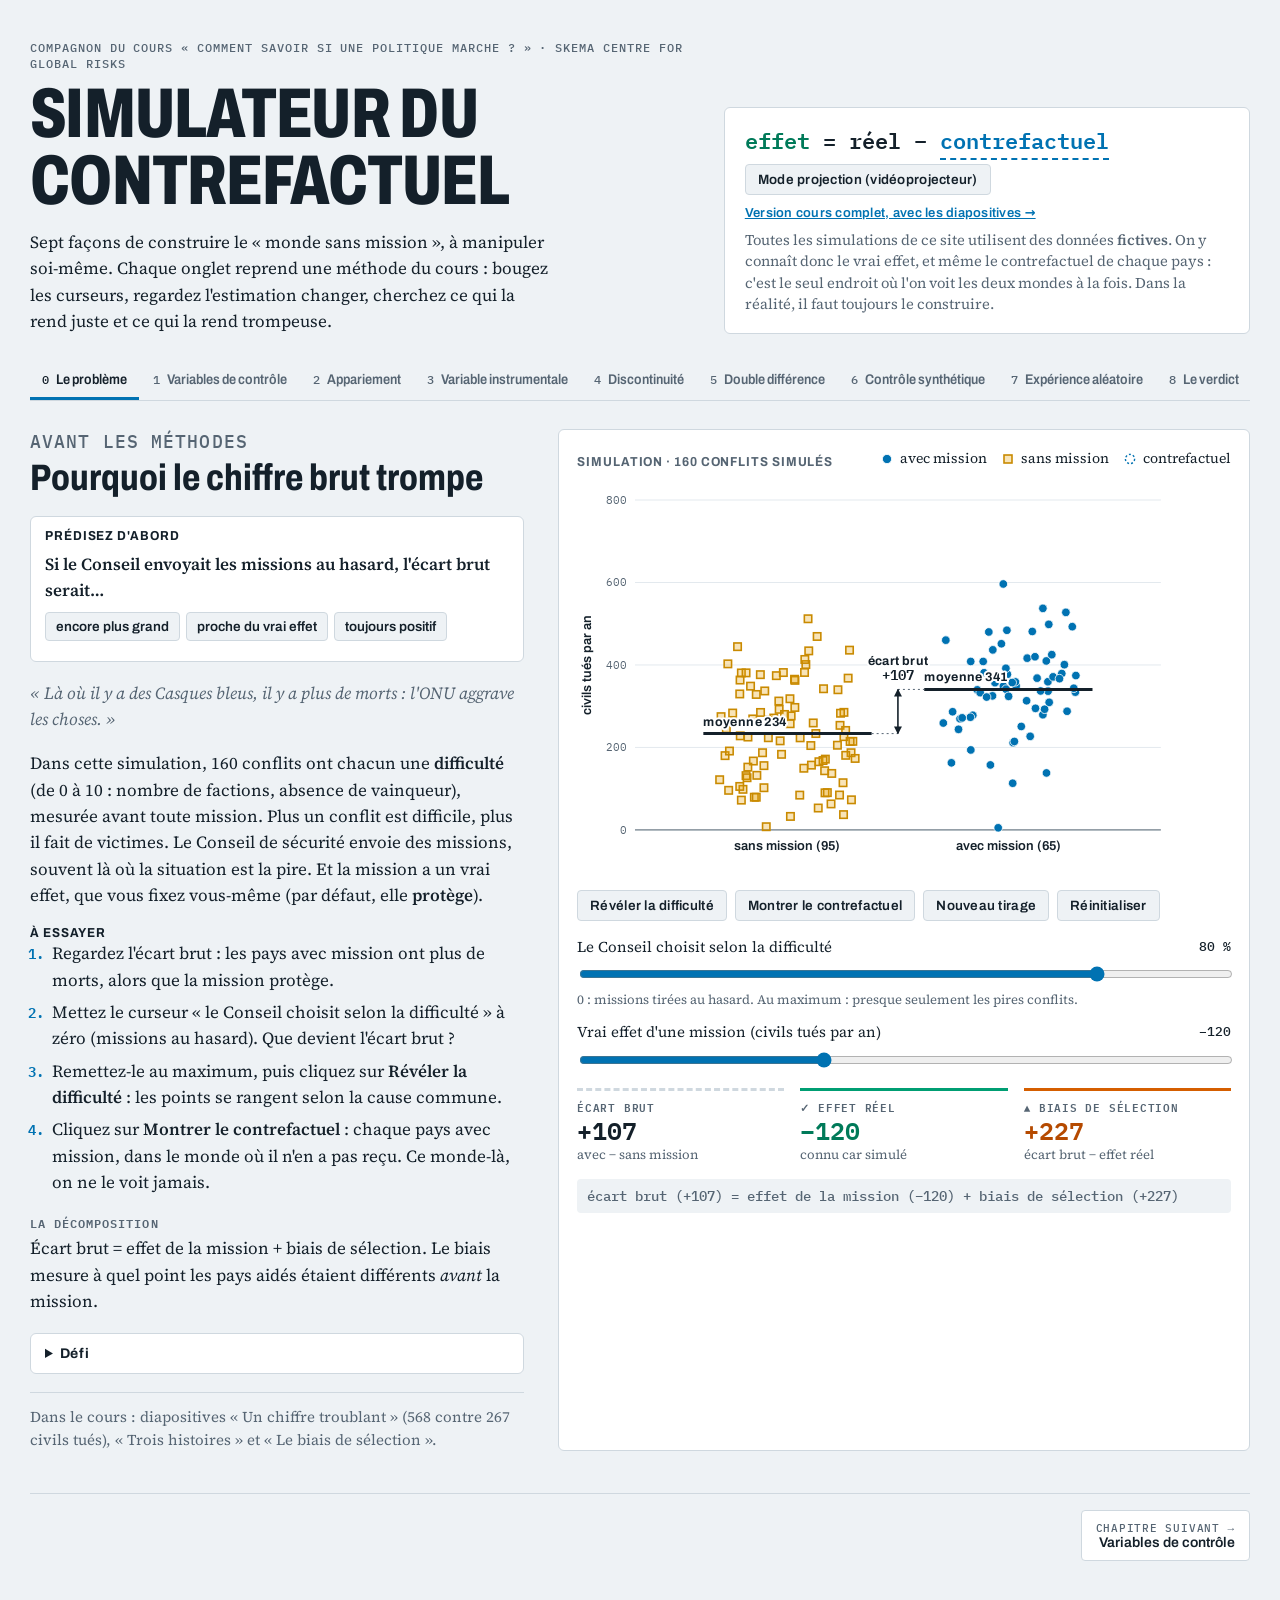
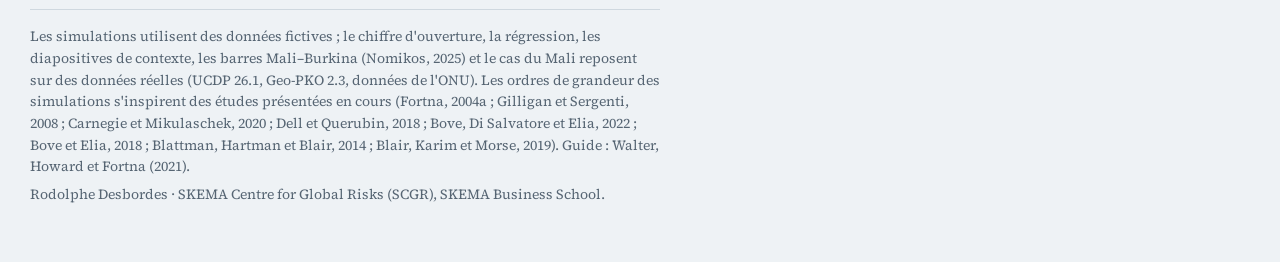
<file: simulateur.html>
<!doctype html>
<html lang="fr">
<head>
<meta charset="utf-8">
<meta name="viewport" content="width=device-width, initial-scale=1, viewport-fit=cover">
<meta name="description" content="Compagnon du cours « Comment savoir si une politique marche ? » : simulations manipulables des méthodes d'inférence causale, fil rouge Casques bleus.">
<title>Simulateur du contrefactuel</title>
<link rel="icon" href="data:image/svg+xml,%3Csvg xmlns=%22http://www.w3.org/2000/svg%22 viewBox=%220 0 16 16%22%3E%3Crect width=%2216%22 height=%2216%22 rx=%223%22 fill=%22%230072B2%22/%3E%3Ccircle cx=%228%22 cy=%228%22 r=%223.2%22 fill=%22white%22/%3E%3C/svg%3E">
<link rel="stylesheet" href="fonts/fonts.css">
<style>
/* Layout: a field-lab notebook. Text column (what to compare, why, what could mislead) beside a live bench (chart, controls, readouts). One method per tab, in the order of the lecture. */
:root{
  --bg:#EEF2F5; --panel:#FFFFFF; --ink:#14202A; --muted:#566573; --line:#CFD8DF; --grid:#E3E9EE;
  --t:#0072B2; --t-soft:rgba(0,114,178,.14);
  --c:#C98A00; --c-soft:rgba(230,159,0,.28); --c-ink:#9A6700;
  --eff:#009E73; --eff-ink:#007A59; --warn:#D55E00; --warn-soft:rgba(213,94,0,.12); --warn-ink:#B54A00; --on-accent:#fff; --hid:#CC79A7; --hid-ink:#A3507E;
  --disp:"Archivo","Arial Narrow",system-ui,sans-serif;
  --body:"Source Serif 4",Georgia,"Times New Roman",serif;
  --mono:"IBM Plex Mono",ui-monospace,"SFMono-Regular",Menlo,monospace;
}
@media (prefers-color-scheme: dark){:root:not([data-theme="light"]){
  --bg:#0F161C; --panel:#172129; --ink:#E4ECF2; --muted:#9BABB8; --line:#2B3945; --grid:#212E38;
  --t:#56B4E9; --t-soft:rgba(86,180,233,.16); --c:#E69F00; --c-soft:rgba(230,159,0,.25); --c-ink:#F2B83C;
  --eff:#2BB98E; --eff-ink:#45CFA3; --warn:#EE7A35; --warn-soft:rgba(238,122,53,.14); --warn-ink:#EE7A35; --on-accent:#0F161C; --hid:#E08CBB; --hid-ink:#EBA3CB; color-scheme:dark}}
:root[data-theme="dark"]{
  --bg:#0F161C; --panel:#172129; --ink:#E4ECF2; --muted:#9BABB8; --line:#2B3945; --grid:#212E38;
  --t:#56B4E9; --t-soft:rgba(86,180,233,.16); --c:#E69F00; --c-soft:rgba(230,159,0,.25); --c-ink:#F2B83C;
  --eff:#2BB98E; --eff-ink:#45CFA3; --warn:#EE7A35; --warn-soft:rgba(238,122,53,.14); --warn-ink:#EE7A35; --on-accent:#0F161C; --hid:#E08CBB; --hid-ink:#EBA3CB; color-scheme:dark}

*{box-sizing:border-box}
body{background:var(--bg);color:var(--ink);font:17px/1.55 var(--body);margin:0}
.wrap{max-width:1260px;margin:0 auto;padding-inline:20px;padding-block:0 56px}
h1,h2,h3{font-family:var(--disp);text-wrap:balance;margin:0}
p{margin:0}
a{color:var(--t)}
button,input{font:inherit}
:focus-visible{outline:2px solid var(--t);outline-offset:2px}

/* hero */
.hero{padding-block:40px 26px;display:grid;grid-template-columns:minmax(0,1.25fr) minmax(0,1fr);gap:36px;align-items:end}
.eyebrow{font:500 12px/1.3 var(--mono);letter-spacing:.08em;text-transform:uppercase;color:var(--muted)}
.hero h1{font-weight:800;font-stretch:72%;font-size:clamp(2.4rem,6vw,4.4rem);line-height:.95;letter-spacing:-.01em;text-transform:uppercase;margin-top:10px}
.hero .lede{margin-top:14px;max-width:58ch;color:var(--ink)}
.formula{border:1px solid var(--line);background:var(--panel);border-radius:6px;padding:18px 20px;display:grid;gap:10px}
.formula .eq{font:600 clamp(1.05rem,2.2vw,1.35rem)/1.3 var(--mono)}
.formula .eq .cf{border-bottom:2px dashed var(--t);color:var(--t)}
.formula .eq .ef{color:var(--eff-ink)}
.switch{font:600 13px var(--disp);letter-spacing:.02em}
.switch:empty{display:none}
.formula small{font-size:.92rem;color:var(--muted);line-height:1.45}

/* tabs */
.tabs{position:sticky;top:env(safe-area-inset-top,0px);z-index:5;background:var(--bg);border-bottom:1px solid var(--line);display:flex;gap:2px;overflow-x:auto;scrollbar-width:thin}
.tabs button{border:0;background:none;color:var(--muted);padding:12px 12px 10px;cursor:pointer;white-space:nowrap;font:600 14px var(--disp);font-stretch:88%;border-bottom:3px solid transparent;display:flex;gap:7px;align-items:baseline}
.tabs button .n{font:500 12px var(--mono)}
.tabs button[aria-selected="true"]{color:var(--ink);border-bottom-color:var(--t)}
.tabs button:hover{color:var(--ink)}

/* panels */
.panel{display:grid;grid-template-columns:minmax(0,5fr) minmax(0,7fr);gap:34px;padding-top:28px}
.panel[hidden]{display:none!important}
.text{display:grid;gap:18px;align-content:start;min-width:0}
.text h2{font-weight:750;font-stretch:80%;font-size:clamp(1.7rem,3vw,2.3rem);line-height:1.05}
.text h2 .k{font:500 .5em var(--mono);color:var(--muted);display:block;letter-spacing:.06em;margin-bottom:6px;text-transform:uppercase}
.text .q{font-style:italic;color:var(--muted)}
dl.sheet{margin:0;display:grid;gap:12px}
dl.sheet dt{font:600 11.5px var(--mono);letter-spacing:.09em;text-transform:uppercase;color:var(--muted)}
dl.sheet dd{margin:2px 0 0}
dl.sheet .trap dt{color:var(--warn-ink)}
.steps{margin:0;padding-left:1.3em;display:grid;gap:6px}
.steps li::marker{font:600 .85em var(--mono);color:var(--t)}
.h3{font:700 13px var(--disp);letter-spacing:.07em;text-transform:uppercase;font-stretch:90%}
details.defi{border:1px solid var(--line);border-radius:6px;padding:12px 14px;background:var(--panel)}
details.defi summary{cursor:pointer;font:700 14px var(--disp);letter-spacing:.04em}
details.defi p{margin-top:8px}
.course{font-size:.94rem;color:var(--muted);border-top:1px solid var(--line);padding-top:12px}

/* lab bench */
.lab{background:var(--panel);border:1px solid var(--line);border-radius:6px;padding:18px;display:grid;gap:14px;align-content:start;min-width:0}
.labhead{display:flex;flex-wrap:wrap;justify-content:space-between;gap:8px 16px;align-items:baseline}
.labhead .h3{color:var(--muted)}
.legend{display:flex;flex-wrap:wrap;gap:6px 14px;font-size:14px;color:var(--ink)}
.legend span{display:inline-flex;align-items:center;gap:6px}
.legend svg{flex:none}
.chartbox{min-width:0}
svg.chart{width:100%;height:auto;display:block}
.controls{display:grid;gap:10px}
.ctl{display:grid;grid-template-columns:minmax(0,1fr) auto;gap:2px 12px;align-items:center}
.ctl label{font-size:15px}
.ctl output{font:500 13px var(--mono);color:var(--ink);text-align:right;min-width:6ch}
.ctl input[type=range]{grid-column:1/-1;width:100%;min-height:24px;accent-color:var(--t)}
.ctl .hint{grid-column:1/-1;font-size:13px;color:var(--muted)}
.btns{display:flex;flex-wrap:wrap;gap:8px}
.btn{border:1px solid var(--line);background:var(--bg);color:var(--ink);border-radius:4px;padding:7px 12px;cursor:pointer;font:600 13.5px var(--disp);letter-spacing:.02em}
.btn:hover{border-color:var(--muted)}
.btn[aria-pressed="true"]{background:var(--ink);color:var(--panel);border-color:var(--ink)}
.btn.primary{background:var(--t);border-color:var(--t);color:var(--on-accent)}
.seg{display:flex;flex-wrap:wrap;border:1px solid var(--line);border-radius:4px;overflow:hidden;width:fit-content;max-width:100%}
.seg button{border:0;border-right:1px solid var(--line);background:var(--bg);color:var(--ink);padding:7px 12px;cursor:pointer;font:600 13px var(--disp)}
.seg button:last-child{border-right:0}
.seg button[aria-pressed="true"]{background:var(--ink);color:var(--panel)}
.chk{display:flex;gap:8px;align-items:center;font-size:15px}
.chk input{accent-color:var(--t);width:17px;height:17px}

.readouts{display:grid;grid-template-columns:repeat(auto-fit,minmax(150px,1fr));gap:12px 16px}
.ro{border-top:3px solid var(--line);padding-top:6px;min-width:0}
.ro .k{font:600 11px var(--mono);letter-spacing:.07em;text-transform:uppercase;color:var(--muted)}
.ro .v{font:600 1.55rem/1.2 var(--mono);font-variant-numeric:tabular-nums}
.ro .note{font-size:13px;color:var(--muted)}
.ro.est{border-top-color:var(--t)}
.ro.true{border-top-color:var(--eff)} .ro.true .k::before{content:"\2713\00a0"} .ro.true .v{color:var(--eff-ink)}
.ro.bias{border-top-color:var(--warn)} .ro.bias .k::before{content:"\25B2\00a0"} .ro.bias.big .v{color:var(--warn-ink)}
.ro.raw{border-top-style:dashed}
.eqline{font:500 14px var(--mono);color:var(--muted);background:var(--bg);border-radius:4px;padding:8px 10px;overflow-x:auto}
.verdict{font-size:15px;padding:8px 12px;border-radius:4px;background:var(--bg)}
.verdict b{font-family:var(--disp)}
.weights{display:grid;grid-template-columns:repeat(auto-fit,minmax(170px,1fr));gap:8px 16px}

/* svg */
.grid{stroke:var(--grid);stroke-width:1}
.zero{stroke:var(--muted);stroke-width:1}
.base{stroke:var(--muted);stroke-width:1}
.tick{fill:var(--muted);font:11.5px var(--mono)}
.alab{fill:var(--ink);font:600 13px var(--disp)}
.lbl{fill:var(--ink);font:13px var(--body)}
.lbl-m{fill:var(--muted);font:12.5px var(--body)}
.lbl-b{fill:var(--ink);font:700 12.5px var(--disp);letter-spacing:.03em}
.num{fill:var(--ink);font:600 14px var(--mono)}
.num-eff{fill:var(--eff-ink);font:700 14px var(--mono)}
.num-warn{fill:var(--warn-ink);font:700 13px var(--mono)}
.num-t{fill:var(--t);font:600 13px var(--mono)}
.halo{paint-order:stroke;stroke:var(--panel);stroke-width:4px;stroke-linejoin:round}
.mk-t{fill:var(--t);stroke:var(--panel);stroke-width:.8}
.mk-c{fill:var(--c-soft);stroke:var(--c);stroke-width:1.6}
.mk-cf{fill:none;stroke:var(--t);stroke-width:1.4;stroke-dasharray:2 2}
.mk-big-t{fill:var(--t);stroke:var(--panel);stroke-width:2}
.mk-big-c{fill:var(--c);stroke:var(--panel);stroke-width:2}
.dim{opacity:.28}
.mean{stroke:var(--ink);stroke-width:3}
.mean-cf{stroke:var(--t);stroke-width:2.5;stroke-dasharray:6 4}
.guide{stroke:var(--muted);stroke-width:1;stroke-dasharray:2 3}
.cf-link{stroke:var(--t);stroke-width:1;opacity:.45}
.arr-ink{stroke:var(--ink);stroke-width:1.6}
.arr-eff{stroke:var(--eff);stroke-width:2.6}
.arr-warn{stroke:var(--warn);stroke-width:2}
.ln-t{stroke:var(--t);stroke-width:2.6;fill:none}
.ln-c{stroke:var(--c);stroke-width:2.6;fill:none;stroke-dasharray:8 5}
.ln-cf{stroke:var(--t);stroke-width:2;fill:none;stroke-dasharray:3 4}
.ln-warn{stroke:var(--warn);stroke-width:2;fill:none;stroke-dasharray:9 4 2 4}
.ln-pool{stroke:var(--muted);stroke-width:1;fill:none;opacity:.45}
.ln-zero{stroke:var(--muted);stroke-width:1}
.match{stroke:var(--muted);stroke-width:1.2}
.cal{fill:var(--hid);fill-opacity:.035;stroke:var(--hid);stroke-width:1;stroke-dasharray:3 3}
.ring-warn{fill:none;stroke:var(--warn);stroke-width:1.8;stroke-dasharray:3 2}
.band{fill:var(--t-soft)}
.band-p{fill:var(--warn-soft)}
.cut{stroke:var(--ink);stroke-width:1.3;stroke-dasharray:5 4}
.bar{fill:var(--muted);opacity:.5}
.bar-on{fill:var(--t);opacity:.75}
.bar-t{fill:var(--t);opacity:.7}
.bar-w{fill:url(#hatch-w);stroke:var(--warn);stroke-width:1}
.cell{fill:var(--ink)}
.ah-eff{fill:var(--eff)} .ah-ink{fill:var(--ink)} .ah-warn{fill:var(--warn)}
.hatch-ln{stroke:var(--warn);stroke-width:2} .hatch-bg{fill:var(--warn-soft)}
.pt{transition:transform .75s cubic-bezier(.3,.7,.2,1)}
@media (prefers-reduced-motion: reduce){.pt{transition:none}}

/* quiz */
.quiz{display:grid;gap:18px}
.qitem{border-top:1px solid var(--line);padding-top:14px;display:grid;gap:10px}
.qitem .qq{font-weight:600}
.qopts{display:flex;flex-wrap:wrap;gap:6px}
.qopts button{border:1px solid var(--line);background:var(--bg);color:var(--ink);border-radius:4px;padding:6px 10px;cursor:pointer;font:600 13px var(--disp)}
.qopts button.ok{background:var(--eff-ink);border-color:var(--eff-ink);color:var(--on-accent)}
.qopts button.ok::before{content:"\2713\00a0"}
.qopts button.no{border-color:var(--warn);color:var(--warn-ink);text-decoration:line-through}
.qfb{font-size:15px}
.score{font:600 14px var(--mono)}

/* course deck */
.deck{grid-column:1/-1;display:grid;grid-template-columns:minmax(0,1fr);gap:10px;min-width:0}
.stage{width:100%}
.deckhead{display:flex;flex-wrap:wrap;justify-content:space-between;align-items:baseline;gap:6px 16px}
.deckhead .h3{color:var(--muted)}
.deckhead .count{font:500 13px var(--mono);color:var(--muted)}
.stage{position:relative;background:#fff;border:1px solid var(--line);border-radius:6px;overflow:hidden;aspect-ratio:16/9;max-width:100%;outline:none}
.stage:focus-visible{outline:2px solid var(--t);outline-offset:2px}
.stage img{display:block;width:100%;height:100%;object-fit:contain;background:#fff}
.stage .hit{position:absolute;top:0;bottom:0;width:30%;border:0;background:transparent;cursor:pointer}
.stage .hit.prev{left:0}.stage .hit.next{right:0}
.stage .hit:hover{background:linear-gradient(90deg,rgba(0,0,0,.05),transparent)}
.stage .hit.next:hover{background:linear-gradient(270deg,rgba(0,0,0,.05),transparent)}
.stage:fullscreen{border:0;border-radius:0;background:#000}
.deckbar{display:flex;flex-wrap:wrap;gap:8px;align-items:center}
.strip{display:flex;gap:6px;overflow-x:auto;padding-block:4px;flex:1 1 260px;min-width:0;scrollbar-width:thin}
.strip button{flex:none;width:76px;aspect-ratio:16/9;padding:0;border:2px solid var(--line);border-radius:3px;background:#fff;cursor:pointer;overflow:hidden}
.strip button img{width:100%;height:100%;object-fit:cover;display:block}
.strip button[aria-current="true"]{border-color:var(--t);box-shadow:0 0 0 1px var(--t)}
.btn:disabled{opacity:.4;cursor:default}
@media (max-width:640px){.deckbar .strip{order:5;flex-basis:100%}}
.reserve{font:500 11px var(--mono);letter-spacing:.07em;text-transform:uppercase;color:var(--hid-ink)}
details.transcript{font-size:14px;color:var(--muted)}
details.transcript summary{cursor:pointer;font:600 13px var(--disp)}
details.transcript p{margin-top:6px;max-width:90ch}
.tolab{justify-self:start}
.chapnav{grid-column:1/-1;display:flex;flex-wrap:wrap;justify-content:space-between;gap:10px;border-top:1px solid var(--line);padding-top:16px;margin-top:8px}
.chapnav button{border:1px solid var(--line);background:var(--panel);color:var(--ink);border-radius:4px;padding:10px 14px;cursor:pointer;font:600 14px var(--disp);text-align:left}
.chapnav button small{display:block;font:500 11px var(--mono);letter-spacing:.07em;text-transform:uppercase;color:var(--muted)}
.chapnav button:hover{border-color:var(--muted)}
.chapnav .nx{margin-left:auto;text-align:right}
.tabs button.seen .n::after{content:"\2713";margin-left:3px;color:var(--eff-ink)}
.solo{grid-column:1/-1;max-width:70ch;display:grid;gap:10px}

/* predict */
.predict{border:1px solid var(--line);background:var(--panel);border-radius:6px;padding:12px 14px;display:grid;gap:8px}
.predict .pq{font-weight:600}
.predict .popts{display:flex;flex-wrap:wrap;gap:6px}
.predict .popts button{border:1px solid var(--line);background:var(--bg);color:var(--ink);border-radius:4px;padding:6px 10px;cursor:pointer;font:600 13.5px var(--disp);text-align:left}
.predict .popts button.ok{background:var(--eff-ink);border-color:var(--eff-ink);color:var(--on-accent)}
.predict .popts button.ok::before{content:"\2713\00a0"}
.predict .popts button.no{border-color:var(--warn);color:var(--warn-ink);text-decoration:line-through}
.predict .pfb{font-size:15px}
/* triangulation */
.tri-cap{font-size:13.5px;color:var(--muted)}
.mk-ko{fill:var(--panel);stroke:var(--warn);stroke-width:2}
.ci-ok{stroke:var(--t);stroke-width:3;stroke-linecap:round}
.ci-ko{stroke:var(--warn);stroke-width:2.4;stroke-dasharray:6 4}
.ref1{stroke:var(--eff);stroke-width:2}
.ref0{stroke:var(--muted);stroke-width:1.2;stroke-dasharray:3 3}
.rowname{fill:var(--ink);font:700 13px var(--disp)}
.rowko{fill:var(--warn-ink);font:12.5px var(--body)}
/* projection mode */
.projbtn{justify-self:start}
.mk-raw{fill:var(--ink);stroke:var(--panel);stroke-width:1}
.ci-raw{stroke:var(--ink);stroke-width:3;stroke-linecap:round}
html.proj body{font-size:20px}
html.proj .wrap{max-width:1560px}
html.proj .tick{font-size:15px} html.proj .alab{font-size:16px} html.proj .lbl-b,html.proj .rowname{font-size:15.5px}
html.proj .num,html.proj .num-eff,html.proj .num-warn,html.proj .num-t{font-size:17px} html.proj .lbl,html.proj .lbl-m,html.proj .rowko{font-size:15px}
html.proj .ro .v{font-size:2.1rem} html.proj .ro .k{font-size:13px} html.proj .ctl label{font-size:18px}
html.proj .btn,html.proj .seg button{font-size:16px;padding:9px 14px}

footer{margin-top:48px;border-top:1px solid var(--line);padding-top:16px;font-size:14px;color:var(--muted);display:grid;gap:6px;max-width:90ch}

@media (max-width:980px){.panel{grid-template-columns:minmax(0,1fr)}.hero{grid-template-columns:minmax(0,1fr)}}
@media (max-width:520px){body{font-size:16px}.lab{padding:12px}.ro .v{font-size:1.3rem}}
</style>

<svg width="0" height="0" style="position:absolute" aria-hidden="true" focusable="false"><defs>
<marker id="ah-eff" viewBox="0 0 10 10" refX="9" refY="5" markerUnits="userSpaceOnUse" markerWidth="10" markerHeight="10" orient="auto-start-reverse"><path d="M0,0 L10,5 L0,10 z" class="ah-eff"/></marker>
<marker id="ah-ink" viewBox="0 0 10 10" refX="9" refY="5" markerUnits="userSpaceOnUse" markerWidth="8" markerHeight="8" orient="auto-start-reverse"><path d="M0,0 L10,5 L0,10 z" class="ah-ink"/></marker>
<marker id="ah-warn" viewBox="0 0 10 10" refX="9" refY="5" markerUnits="userSpaceOnUse" markerWidth="9" markerHeight="9" orient="auto-start-reverse"><path d="M0,0 L10,5 L0,10 z" class="ah-warn"/></marker>
<pattern id="hatch-w" width="6" height="6" patternUnits="userSpaceOnUse" patternTransform="rotate(45)"><rect width="6" height="6" class="hatch-bg"/><line x1="0" y1="0" x2="0" y2="6" class="hatch-ln"/></pattern>
</defs></svg>

<noscript><p style="padding:12px 20px;font-weight:600">Les simulations et les diapositives de ce site ont besoin de JavaScript.</p></noscript>
<div class="wrap">
<header class="hero">
  <div>
    <div class="eyebrow">Compagnon du cours «&nbsp;Comment savoir si une politique marche&nbsp;?&nbsp;» · SKEMA Centre for Global Risks</div>
    <h1>Simulateur du contrefactuel</h1>
    <p class="lede">Sept façons de construire le «&nbsp;monde sans mission&nbsp;», à manipuler soi-même. Chaque onglet reprend une méthode du cours&nbsp;: bougez les curseurs, regardez l'estimation changer, cherchez ce qui la rend juste et ce qui la rend trompeuse.</p>
  </div>
  <div class="formula">
    <div class="eq"><span class="ef">effet</span> = réel − <span class="cf">contrefactuel</span></div>
    <button class="btn projbtn" id="projb" aria-pressed="false" title="Agrandit les textes et les graphiques pour un vidéoprojecteur">Mode projection (vidéoprojecteur)</button>
    <a class="switch" id="switchv" href="index.html">Version cours complet, avec les diapositives →</a>
    <small>Toutes les simulations de ce site utilisent des données <b>fictives</b>. On y connaît donc le vrai effet, et même le contrefactuel de chaque pays&nbsp;: c'est le seul endroit où l'on voit les deux mondes à la fois. Dans la réalité, il faut toujours le construire.</small>
  </div>
</header>

<main id="contenu">
<nav class="tabs" role="tablist" aria-label="Méthodes">
  <button role="tab" data-tab="piege"><span class="n">0</span>Le problème</button>
  <button role="tab" data-tab="m1"><span class="n">1</span>Variables de contrôle</button>
  <button role="tab" data-tab="m2"><span class="n">2</span>Appariement</button>
  <button role="tab" data-tab="m3"><span class="n">3</span>Variable instrumentale</button>
  <button role="tab" data-tab="m4"><span class="n">4</span>Discontinuité</button>
  <button role="tab" data-tab="m5"><span class="n">5</span>Double différence</button>
  <button role="tab" data-tab="m6"><span class="n">6</span>Contrôle synthétique</button>
  <button role="tab" data-tab="m7"><span class="n">7</span>Expérience aléatoire</button>
  <button role="tab" data-tab="verdict"><span class="n">8</span>Le verdict</button>
  <button role="tab" data-tab="quiz"><span class="n">?</span>Testez-vous</button>
</nav>

<!-- ================= 0 ================= -->
<section class="panel" id="p-piege" role="tabpanel">
  <div class="deck" data-ch="piege"></div>
  <div class="text">
    <h2><span class="k">Avant les méthodes</span>Pourquoi le chiffre brut trompe</h2>
    <div class="predict" data-p="piege"></div>
    <p class="q">«&nbsp;Là où il y a des Casques bleus, il y a plus de morts&nbsp;: l'ONU aggrave les choses.&nbsp;»</p>
    <p>Dans cette simulation, 160 conflits ont chacun une <b>difficulté</b> (de 0 à 10&nbsp;: nombre de factions, absence de vainqueur), mesurée avant toute mission. Plus un conflit est difficile, plus il fait de victimes. Le Conseil de sécurité envoie des missions, souvent là où la situation est la pire. Et la mission a un vrai effet, que vous fixez vous-même (par défaut, elle <b>protège</b>).</p>
    <div>
      <div class="h3">À essayer</div>
      <ol class="steps">
        <li>Regardez l'écart brut&nbsp;: les pays avec mission ont plus de morts, alors que la mission protège.</li>
        <li>Mettez le curseur «&nbsp;le Conseil choisit selon la difficulté&nbsp;» à zéro (missions au hasard). Que devient l'écart brut&nbsp;?</li>
        <li>Remettez-le au maximum, puis cliquez sur <b>Révéler la difficulté</b>&nbsp;: les points se rangent selon la cause commune.</li>
        <li>Cliquez sur <b>Montrer le contrefactuel</b>&nbsp;: chaque pays avec mission, dans le monde où il n'en a pas reçu. Ce monde-là, on ne le voit jamais.</li>
      </ol>
    </div>
    <dl class="sheet">
      <div><dt>La décomposition</dt><dd>Écart brut = effet de la mission + biais de sélection. Le biais mesure à quel point les pays aidés étaient différents <i>avant</i> la mission.</dd></div>
    </dl>
    <details class="defi"><summary>Défi</summary><p>Trouvez un réglage où la mission sauve des vies mais où l'écart brut est quand même positif, puis un réglage où les deux ont le même signe. Qu'est-ce qui change entre les deux&nbsp;?</p><p><i>Piste&nbsp;:</i> tout se joue sur la sélection. Quand le Conseil choisit au hasard, l'écart brut retrouve le vrai effet (au bruit près).</p></details>
    <p class="course">Dans le cours&nbsp;: diapositives «&nbsp;Un chiffre troublant&nbsp;» (568 contre 267 civils tués), «&nbsp;Trois histoires&nbsp;» et «&nbsp;Le biais de sélection&nbsp;».</p>
  </div>
  <div class="lab">
    <div class="labhead"><div class="h3">Simulation · 160 conflits simulés</div>
      <div class="legend"><span><svg width="14" height="14"><circle cx="7" cy="7" r="4.6" class="mk-t"/></svg>avec mission</span><span><svg width="14" height="14"><rect x="3" y="3" width="8" height="8" class="mk-c"/></svg>sans mission</span><span><svg width="14" height="14"><circle cx="7" cy="7" r="4.6" class="mk-cf"/></svg>contrefactuel</span></div></div>
    <div class="chartbox"><svg class="chart" id="c0" role="img" aria-label="Civils tués selon la présence d'une mission"></svg></div>
    <div class="btns">
      <button class="btn" id="b0g" aria-pressed="false">Révéler la difficulté</button>
      <button class="btn" id="b0cf" aria-pressed="false">Montrer le contrefactuel</button>
      <button class="btn" id="b0n">Nouveau tirage</button><button class="btn" data-reset="piege">Réinitialiser</button>
    </div>
    <div class="controls">
      <div class="ctl"><label for="s0s">Le Conseil choisit selon la difficulté</label><output id="o0s"></output><input type="range" id="s0s" min="0" max="1" step="0.05" value="0.8"><span class="hint">0&nbsp;: missions tirées au hasard. Au maximum&nbsp;: presque seulement les pires conflits.</span></div>
      <div class="ctl"><label for="s0t">Vrai effet d'une mission (civils tués par an)</label><output id="o0t"></output><input type="range" id="s0t" min="-250" max="100" step="10" value="-120"></div>
    </div>
    <div class="readouts">
      <div class="ro raw"><div class="k">Écart brut</div><div class="v" id="r0a"></div><div class="note">avec − sans mission</div></div>
      <div class="ro true"><div class="k">Effet réel</div><div class="v" id="r0b"></div><div class="note">connu car simulé</div></div>
      <div class="ro bias" id="ro0c"><div class="k">Biais de sélection</div><div class="v" id="r0c"></div><div class="note">écart brut − effet réel</div></div>
    </div>
    <div class="eqline" id="eq0" aria-live="polite"></div>
  </div>
  <nav class="chapnav" aria-label="Chapitres"></nav>
</section>

<!-- ================= 1 ================= -->
<section class="panel" id="p-m1" role="tabpanel" hidden>
  <div class="deck" data-ch="m1"></div>
  <div class="text">
    <h2><span class="k">Méthode 1</span>Les variables de contrôle&nbsp;: comparer à profil égal</h2>
    <div class="predict" data-p="m1"></div>
    <dl class="sheet">
      <div><dt>Le contrefactuel</dt><dd>Les pays sans mission qui ont le même profil <b>mesuré</b> (ici, la même difficulté).</dd></div>
      <div><dt>L'hypothèse clé</dt><dd>On a mesuré tout ce qui pousse à la fois à envoyer une mission et à la violence.</dd></div>
      <div class="trap"><dt>Ce qui pourrait tromper</dt><dd>Un facteur non mesuré, comme la <b>volonté de paix</b> des belligérants&nbsp;: ceux qui veulent vraiment la paix acceptent plus volontiers une mission.</dd></div>
    </dl>
    <div>
      <div class="h3">À essayer</div>
      <ol class="steps">
        <li>Passez de <b>Comparaison brute</b> à <b>Groupes de difficulté</b>&nbsp;: dans chaque groupe, qui fait mieux&nbsp;? C'est le paradoxe de Simpson.</li>
        <li>Le biais reste important avec trois groupes. Augmentez le nombre de groupes&nbsp;: il fond (en moyenne sur de nombreux tirages, environ +40 avec 3 groupes, +15 avec 5, +5 avec 10&nbsp;; un tirage isolé peut s'en écarter).</li>
        <li>Cliquez sur <b>Retirer l'effet de la difficulté</b>&nbsp;: les points glissent, comme si tous les conflits avaient la même difficulté. L'écart restant est l'estimation par régression.</li>
        <li>Montez le curseur «&nbsp;volonté de paix non mesurée&nbsp;»&nbsp;: l'estimation s'éloigne du vrai effet, même en contrôlant la difficulté.</li>
        <li>Cochez «&nbsp;mesurer aussi la volonté de paix&nbsp;»&nbsp;: le biais disparaît. Mais dans la réalité, on ne sait pas la mesurer.</li>
      </ol>
    </div>
    <details class="defi"><summary>Défi</summary><p>Avec trois groupes seulement, l'estimation reste biaisée même sans facteur caché. Pourquoi&nbsp;?</p><p><i>Piste&nbsp;:</i> à l'intérieur d'un groupe, les pays avec mission restent plus difficiles que les autres (en moyenne de trois quarts de point sur l'échelle de 0 à 10, soit une quarantaine de morts de plus). Trois groupes, c'est un contrôle grossier&nbsp;; la régression utilise la difficulté exacte. Même leçon que pour les variables non mesurées&nbsp;: une variable mal mesurée ne contrôle qu'en partie.</p></details>
    <p class="course">Dans le cours&nbsp;: Fortna (2004a), 39&nbsp;% contre 42&nbsp;% de rechutes en brut, puis un risque réduit de plus de 55&nbsp;% à caractéristiques égales&nbsp;; la critique de Kocher (2014), qui vise Hultman et al.</p>
  </div>
  <div class="lab">
    <div class="labhead"><div class="h3">Simulation · 170 conflits simulés</div>
      <div class="legend"><span><svg width="14" height="14"><circle cx="7" cy="7" r="4.6" class="mk-t"/></svg>avec mission</span><span><svg width="14" height="14"><rect x="3" y="3" width="8" height="8" class="mk-c"/></svg>sans mission</span></div></div>
    <div class="seg" role="group" aria-label="Étape">
      <button data-step="0" aria-pressed="true">Comparaison brute</button>
      <button data-step="1" aria-pressed="false">Groupes de difficulté</button>
      <button data-step="2" aria-pressed="false">Retirer l'effet de la difficulté</button>
    </div>
    <div class="chartbox"><svg class="chart" id="c1" role="img" aria-label="Comparaison à difficulté égale"></svg></div>
    <div class="controls">
      <div class="ctl"><label for="s1h">Volonté de paix non mesurée</label><output id="o1h"></output><input type="range" id="s1h" min="0" max="1" step="0.05" value="0"><span class="hint">Elle rend une mission plus probable et la violence plus faible.</span></div>
      <div class="ctl"><label for="s1g">Nombre de groupes de difficulté (étape 2)</label><output id="o1g"></output><input type="range" id="s1g" min="2" max="10" step="1" value="3"><span class="hint">Plus les groupes sont fins, plus les pays comparés se ressemblent vraiment.</span></div>
      <label class="chk"><input type="checkbox" id="k1u"> Mesurer aussi la volonté de paix (étape 3)</label>
    </div>
    <div class="btns"><button class="btn" id="b1n">Nouveau tirage</button><button class="btn" data-reset="m1">Réinitialiser</button></div>
    <div class="readouts">
      <div class="ro est"><div class="k" id="l1a">Estimation</div><div class="v" id="r1a"></div><div class="note" id="n1a"></div></div>
      <div class="ro true"><div class="k">Effet réel</div><div class="v" id="r1b"></div><div class="note">connu car simulé</div></div>
      <div class="ro bias" id="ro1c"><div class="k">Biais</div><div class="v" id="r1c"></div><div class="note">estimation − effet réel</div></div>
    </div>
  </div>
  <nav class="chapnav" aria-label="Chapitres"></nav>
</section>

<!-- ================= 2 ================= -->
<section class="panel" id="p-m2" role="tabpanel" hidden>
  <div class="deck" data-ch="m2"></div>
  <div class="text">
    <h2><span class="k">Méthode 2</span>L'appariement&nbsp;: un jumeau pour chaque pays</h2>
    <div class="predict" data-p="m2"></div>
    <dl class="sheet">
      <div><dt>Le contrefactuel</dt><dd>Pour chaque pays avec mission, le pays sans mission qui lui ressemblait le plus <b>avant</b> (difficulté et durée de la guerre).</dd></div>
      <div><dt>L'hypothèse clé</dt><dd>Les jumeaux ne diffèrent sur rien d'important et de non mesuré.</dd></div>
      <div class="trap"><dt>Ce qui pourrait tromper</dt><dd>Des jumeaux qui ne se ressemblent pas vraiment, ou des pays aidés qui n'ont <b>aucun</b> équivalent (le «&nbsp;pays D&nbsp;» du cours).</dd></div>
    </dl>
    <div>
      <div class="h3">À essayer</div>
      <ol class="steps">
        <li>Chaque trait relie un pays avec mission à son jumeau. Le halo pointillé montre jusqu'où on accepte une ressemblance.</li>
        <li>Élargissez la distance tolérée&nbsp;: plus aucun pays n'est écarté, mais les conflits les plus durs reçoivent des jumeaux lointains et moins difficiles, et le biais grimpe (en moyenne sur de nombreux tirages, environ +5 avec une dizaine de pays appariés, +20 avec les 24&nbsp;; un tirage isolé peut s'en écarter).</li>
        <li>Réduisez-la&nbsp;: les jumeaux sont proches, mais les conflits les plus durs (en haut à droite) sont écartés. L'effet ne vaut plus que pour les autres.</li>
        <li>Cochez «&nbsp;difficulté seulement&nbsp;»&nbsp;: les jumeaux se ressemblent sur la difficulté mais pas sur la durée, et le biais explose, quelle que soit la distance. C'est le piège de la méthode 1&nbsp;: on n'apparie que sur ce que l'on mesure.</li>
      </ol>
    </div>
    <details class="defi"><summary>Défi</summary><p>King et Zeng (2007) reprochent à Doyle et Sambanis de comparer des cas sans équivalent dans les données. Où, sur le graphique, se trouvent ces cas&nbsp;?</p><p><i>Piste&nbsp;:</i> dans la zone où il n'y a que des ronds bleus. Toute comparaison y est une extrapolation.</p></details>
    <p class="course">Dans le cours&nbsp;: Gilligan et Sergenti (2008), risque de rechute −70&nbsp;% sans appariement, −86&nbsp;% avec.</p>
  </div>
  <div class="lab">
    <div class="labhead"><div class="h3">Simulation · 24 pays avec mission, 80 sans</div>
      <div class="legend"><span><svg width="14" height="14"><circle cx="7" cy="7" r="4.6" class="mk-t"/></svg>avec mission</span><span><svg width="14" height="14"><rect x="3" y="3" width="8" height="8" class="mk-c"/></svg>sans mission</span><span><svg width="16" height="16"><circle cx="8" cy="8" r="6.5" class="ring-warn"/><circle cx="8" cy="8" r="3.5" class="mk-t"/></svg>sans jumeau&nbsp;: écarté</span></div></div>
    <div class="chartbox"><svg class="chart" id="c2" role="img" aria-label="Appariement des pays selon la difficulté et la durée"></svg></div>
    <div class="controls">
      <div class="ctl"><label for="s2c">Distance maximale tolérée</label><output id="o2c"></output><input type="range" id="s2c" min="0.1" max="1.5" step="0.05" value="0.5"><span class="hint">En écarts-types de difficulté et de durée. Au-delà de 1,2 environ, tous les pays ont déjà un jumeau&nbsp;: plus rien ne change.</span></div>
      <label class="chk"><input type="checkbox" id="k2g"> Apparier sur la difficulté seulement (oublier la durée de la guerre)</label>
    </div>
    <div class="btns"><button class="btn" id="b2n">Nouveau tirage</button><button class="btn" data-reset="m2">Réinitialiser</button></div>
    <div class="readouts">
      <div class="ro raw"><div class="k">Comparaison brute</div><div class="v" id="r2a"></div><div class="note">tous les pays</div></div>
      <div class="ro est"><div class="k">Avec jumeaux</div><div class="v" id="r2b"></div><div class="note" id="n2b"></div></div>
      <div class="ro true"><div class="k">Effet réel</div><div class="v" id="r2c"></div><div class="note">civils tués par an</div></div>
      <div class="ro bias" id="ro2d"><div class="k">Biais</div><div class="v" id="r2d"></div><div class="note">avec jumeaux − effet réel</div></div>
    </div>
  </div>
  <nav class="chapnav" aria-label="Chapitres"></nav>
</section>

<!-- ================= 3 ================= -->
<section class="panel" id="p-m3" role="tabpanel" hidden>
  <div class="deck" data-ch="m3"></div>
  <div class="text">
    <h2><span class="k">Méthode 3</span>La variable instrumentale&nbsp;: le coup de pouce</h2>
    <div class="predict" data-p="m3"></div>
    <dl class="sheet">
      <div><dt>Le contrefactuel</dt><dd>Les mêmes pays en guerre, aux mois <b>sans</b> coup de pouce. Ici, le coup de pouce est la rotation au Conseil de sécurité&nbsp;: un des trois sièges africains revient toujours à l'Afrique de l'Ouest, les deux autres tournent entre les autres sous-régions selon un ordre fixé d'avance, et quand la sous-région d'un pays en guerre siège, la mission déjà présente dans ce pays reçoit en moyenne plus de Casques bleus.</dd></div>
      <div><dt>Les trois conditions</dt><dd>(1) Le coup de pouce équivaut à un tirage au sort&nbsp;: sans lien avec les facteurs cachés. (2) Il change vraiment le nombre de soldats. (3) Il n'agit sur les violences <b>que</b> par les soldats.</dd></div>
      <div class="trap"><dt>Ce qui pourrait tromper</dt><dd>Un coup de pouce trop faible (estimation très instable), ou un lien direct interdit&nbsp;: siéger au Conseil pourrait aussi apporter des sanctions ou de l'aide (les auteurs n'en trouvent pas).</dd></div>
    </dl>
    <div>
      <div class="h3">À essayer</div>
      <ol class="steps">
        <li>Les deux gros repères sont les moyennes des deux groupes. La pente du trait qui les relie est l'estimation&nbsp;: écart de victimes ÷ écart de soldats.</li>
        <li>Comparez avec la pente pointillée (comparaison simple)&nbsp;: les missions grossissent là où les conflits sont difficiles, ce qui tire cette pente vers zéro.</li>
        <li>Baissez la force du coup de pouce, puis cliquez sur <b>Répéter 300 fois</b>&nbsp;: l'estimation part dans tous les sens.</li>
        <li>Ajoutez un lien direct&nbsp;: l'estimation est biaisée, et rien sur le graphique ne vous prévient.</li>
      </ol>
    </div>
    <details class="defi"><summary>Défi</summary><p>Pourquoi la condition 3 ne peut-elle pas se tester avec les données&nbsp;?</p><p><i>Piste&nbsp;:</i> un lien direct produit exactement le même nuage de points qu'un effet des soldats plus fort. Les auteurs vérifient les canaux mesurables (sanctions, aide, médiation), mais l'hypothèse elle-même reste un argument.</p></details>
    <p class="course">Dans le cours&nbsp;: Carnegie et Mikulaschek (2020), environ 600 Casques bleus de plus, 3 à 5 civils tués de moins par mois pour 100 soldats.</p>
  </div>
  <div class="lab">
    <div class="labhead"><div class="h3">Simulation · mois de guerre simulés</div>
      <div class="legend"><span><svg width="14" height="14"><circle cx="7" cy="7" r="4.6" class="mk-t"/></svg>sous-région au Conseil</span><span><svg width="14" height="14"><rect x="3" y="3" width="8" height="8" class="mk-c"/></svg>pas au Conseil</span><span><svg width="26" height="10"><line x1="1" y1="5" x2="25" y2="5" class="ln-warn"/></svg>comparaison simple</span></div></div>
    <div class="chartbox"><svg class="chart" id="c3" role="img" aria-label="Victimes civiles selon le nombre de Casques bleus"></svg></div>
    <div class="controls">
      <div class="ctl"><label for="s3p">Force du coup de pouce (soldats en plus)</label><output id="o3p"></output><input type="range" id="s3p" min="0.5" max="12" step="0.5" value="6"></div>
      <div class="ctl"><label for="s3d">Lien direct interdit (civils par mois)</label><output id="o3d"></output><input type="range" id="s3d" min="-30" max="30" step="2" value="0"><span class="hint">Effet du siège au Conseil qui ne passe pas par les soldats (sanctions, aide).</span></div>
      <div class="ctl"><label for="s3n">Nombre de mois de guerre</label><output id="o3n"></output><input type="range" id="s3n" min="20" max="300" step="10" value="80"></div>
    </div>
    <div class="btns"><button class="btn" id="b3n">Nouveau tirage</button><button class="btn" data-reset="m3">Réinitialiser</button><button class="btn primary" id="b3r">Répéter 300 fois</button></div>
    <div class="readouts">
      <div class="ro"><div class="k">Étape 1</div><div class="v" id="r3a"></div><div class="note">écart de soldats sur ce tirage (varie autour du réglage)</div></div>
      <div class="ro"><div class="k">Étape 2</div><div class="v" id="r3b"></div><div class="note">écart de civils tués par mois</div></div>
      <div class="ro est"><div class="k">Effet estimé</div><div class="v" id="r3c"></div><div class="note">pour 100 soldats (étape 2 ÷ étape 1)</div></div>
      <div class="ro raw"><div class="k">Comparaison simple</div><div class="v" id="r3d"></div><div class="note">pente du nuage</div></div>
      <div class="ro true"><div class="k">Effet réel</div><div class="v" id="r3e">−5</div><div class="note">pour 100 soldats</div></div>
    </div>
    <div id="rep3" hidden>
      <div class="legend" style="margin-bottom:6px"><span><svg width="14" height="12"><rect x="1" y="1" width="12" height="10" class="bar-t"/></svg>variable instrumentale</span><span><svg width="14" height="12"><rect x="1" y="1" width="12" height="10" class="bar-w"/></svg>comparaison simple</span></div>
      <svg class="chart" id="c3h" role="img" aria-label="Distribution des estimations sur 300 tirages"></svg>
      <p class="verdict" aria-live="polite" id="v3"></p>
    </div>
  </div>
  <nav class="chapnav" aria-label="Chapitres"></nav>
</section>

<!-- ================= 4 ================= -->
<section class="panel" id="p-m4" role="tabpanel" hidden>
  <div class="deck" data-ch="m4"></div>
  <div class="text">
    <h2><span class="k">Méthode 4</span>La discontinuité&nbsp;: de part et d'autre d'un seuil</h2>
    <div class="predict" data-p="m4"></div>
    <dl class="sheet">
      <div><dt>Le contrefactuel</dt><dd>Les hameaux <b>juste de l'autre côté</b> du seuil. Ici (règle simplifiée), un hameau noté sous 2,5 est bombardé, un hameau noté au-dessus ne l'est pas.</dd></div>
      <div><dt>L'hypothèse clé</dt><dd>Près du seuil, seul le traitement change brusquement&nbsp;: un hameau à 2,49 ressemble à un hameau à 2,51.</dd></div>
      <div class="trap"><dt>Ce qui pourrait tromper</dt><dd>Une fenêtre trop large (on compare des hameaux qui ne se ressemblent plus), une tricherie sur la note, et un résultat qui ne vaut que près du seuil.</dd></div>
    </dl>
    <div>
      <div class="h3">À essayer</div>
      <ol class="steps">
        <li>Le saut vert à 2,5 est l'estimation&nbsp;: la différence entre les deux droites, au seuil.</li>
        <li>Ajoutez de la courbure, puis élargissez la fenêtre&nbsp;: les droites ne suivent plus la vraie relation et le saut devient faux. Rétrécissez-la&nbsp;: c'est plus juste, mais avec moins de hameaux.</li>
        <li>Activez la tricherie&nbsp;: des chefs bien introduits gonflent la note de leur hameau. Regardez l'histogramme en dessous&nbsp;: un tas apparaît juste au-dessus du seuil.</li>
      </ol>
    </div>
    <details class="defi"><summary>Défi</summary><p>Pourquoi les tricheurs biaisent-ils l'estimation, alors qu'ils ne sont qu'une poignée&nbsp;?</p><p><i>Piste&nbsp;:</i> ils ne sont pas pris au hasard. Les hameaux qui réussissent à tricher sont aussi ceux où la guérilla est faible&nbsp;; ils quittent le côté gauche et s'entassent juste à droite, là où pèse l'estimation.</p></details>
    <p class="course">Dans le cours&nbsp;: Dell et Querubin (2018), Viêt Nam, sous-notes arrondies (4,4999 devient 4)&nbsp;; et, pour les Casques bleus, une discontinuité à manier avec prudence à la frontière Mali-Burkina Faso (Nomikos, 2025).</p>
  </div>
  <div class="lab">
    <div class="labhead"><div class="h3">Simulation · 600 hameaux simulés</div>
      <div class="legend"><span><svg width="14" height="14"><circle cx="7" cy="7" r="3.6" class="mk-t"/></svg>bombardé (note &lt; 2,5)</span><span><svg width="14" height="14"><rect x="4" y="4" width="6" height="6" class="mk-c"/></svg>épargné</span></div></div>
    <div class="chartbox"><svg class="chart" id="c4" role="img" aria-label="Présence de guérilla selon la note de sécurité"></svg><svg class="chart" id="c4h" role="img" aria-label="Nombre de hameaux par note"></svg></div>
    <div class="controls">
      <div class="ctl"><label for="s4h">Largeur de la fenêtre autour du seuil</label><output id="o4h"></output><input type="range" id="s4h" min="0.15" max="1.5" step="0.05" value="0.5"></div>
      <div class="ctl"><label for="s4c">Courbure de la vraie relation</label><output id="o4c"></output><input type="range" id="s4c" min="0" max="1" step="0.05" value="0"></div>
      <label class="chk"><input type="checkbox" id="k4m"> Tricherie sur la note</label>
    </div>
    <div class="btns"><button class="btn" id="b4n">Nouveau tirage</button><button class="btn" data-reset="m4">Réinitialiser</button></div>
    <div class="readouts">
      <div class="ro est"><div class="k">Saut estimé</div><div class="v" id="r4a"></div><div class="note">points de probabilité</div></div>
      <div class="ro true"><div class="k">Effet réel</div><div class="v" id="r4b">+15</div><div class="note">points de probabilité</div></div>
      <div class="ro bias" id="ro4c"><div class="k">Biais</div><div class="v" id="r4c"></div><div class="note">saut − effet réel</div></div>
      <div class="ro"><div class="k">Hameaux utilisés</div><div class="v" id="r4d"></div><div class="note">dans la fenêtre</div></div>
    </div>
  </div>
  <nav class="chapnav" aria-label="Chapitres"></nav>
</section>

<!-- ================= 5 ================= -->
<section class="panel" id="p-m5" role="tabpanel" hidden>
  <div class="deck" data-ch="m5"></div>
  <div class="text">
    <h2><span class="k">Méthode 5</span>La double différence&nbsp;: comparer des évolutions</h2>
    <div class="predict" data-p="m5"></div>
    <dl class="sheet">
      <div><dt>Le contrefactuel</dt><dd>Sans la mission, les comtés traités auraient suivi <b>la même évolution</b> que les autres. Les niveaux de départ peuvent différer&nbsp;: seule la pente compte.</dd></div>
      <div><dt>L'hypothèse clé</dt><dd>Les tendances parallèles. Cette hypothèse ne se prouve pas, mais on peut vérifier qu'elle tenait <b>avant</b> l'arrivée de la mission.</dd></div>
      <div class="trap"><dt>Ce qui pourrait tromper</dt><dd>L'ONU choisit des comtés qui allaient déjà mieux&nbsp;; ou la violence chassée se déplace chez les voisins, qui servent de témoins.</dd></div>
    </dl>
    <div>
      <div class="h3">À essayer</div>
      <ol class="steps">
        <li>La ligne pointillée est le contrefactuel&nbsp;: la courbe des comtés avec mission, calée sur leur niveau moyen d'avant la mission, puis décalée pour suivre l'évolution des autres.</li>
        <li>Ajoutez un écart de tendance&nbsp;: avant la mission, les deux courbes s'écartent déjà, et l'estimation devient fausse.</li>
        <li>Cochez le <b>test placebo</b>&nbsp;: on fait comme si la mission arrivait en période 3. S'il trouve un «&nbsp;effet&nbsp;», les tendances n'étaient pas parallèles.</li>
        <li>Ajoutez du déplacement de la violence&nbsp;: les témoins se dégradent, et l'effet paraît plus grand qu'il n'est.</li>
      </ol>
    </div>
    <details class="defi"><summary>Défi</summary><p>Mettez un vrai effet nul et un écart de tendance positif. Que conclurait un observateur pressé&nbsp;? Que montre le test placebo&nbsp;?</p><p><i>Piste&nbsp;:</i> il conclurait à un effet positif de la mission. Le placebo trouve un «&nbsp;effet&nbsp;» avant même l'arrivée des Casques bleus&nbsp;: signal d'alerte.</p></details>
    <p class="course">Dans le cours&nbsp;: Bove, Di Salvatore et Elia (2022), Soudan du Sud, se sentir en sécurité +12,5 points. Et Kocher (2014)&nbsp;: la violence était déjà faible ou baissait déjà avant l'arrivée des Casques bleus.</p>
  </div>
  <div class="lab">
    <div class="labhead"><div class="h3">Simulation · moyennes de 46 comtés simulés</div>
      <div class="legend"><span><svg width="26" height="12"><line x1="1" y1="6" x2="25" y2="6" class="ln-t"/><circle cx="13" cy="6" r="4" class="mk-t"/></svg>comtés avec mission</span><span><svg width="26" height="12"><line x1="1" y1="6" x2="25" y2="6" class="ln-c"/><rect x="9.5" y="2.5" width="7" height="7" class="mk-c"/></svg>sans mission</span><span><svg width="26" height="12"><line x1="1" y1="6" x2="25" y2="6" class="ln-cf"/><circle cx="13" cy="6" r="4" class="mk-cf"/></svg>contrefactuel</span></div></div>
    <div class="chartbox"><svg class="chart" id="c5" role="img" aria-label="Sentiment de sécurité au fil des périodes"></svg></div>
    <div class="controls">
      <div class="ctl"><label for="s5t">Vrai effet de la mission (points)</label><output id="o5t"></output><input type="range" id="s5t" min="-10" max="25" step="0.5" value="10"></div>
      <div class="ctl"><label for="s5d">Écart de tendance entre les deux groupes</label><output id="o5d"></output><input type="range" id="s5d" min="-2" max="2" step="0.1" value="0"><span class="hint">En points par période. Zéro&nbsp;: tendances parallèles.</span></div>
      <div class="ctl"><label for="s5v">Violence déplacée chez les voisins (points)</label><output id="o5v"></output><input type="range" id="s5v" min="0" max="10" step="0.5" value="0"></div>
      <label class="chk"><input type="checkbox" id="k5p"> Test placebo&nbsp;: fausse arrivée en période 3</label>
    </div>
    <div class="btns"><button class="btn" id="b5n">Nouveau tirage</button><button class="btn" data-reset="m5">Réinitialiser</button></div>
    <div class="readouts">
      <div class="ro"><div class="k">1re différence</div><div class="v" id="r5a"></div><div class="note">après − avant, avec mission</div></div>
      <div class="ro"><div class="k">2e différence</div><div class="v" id="r5b"></div><div class="note">après − avant, sans mission</div></div>
      <div class="ro est"><div class="k" id="l5c">Double différence</div><div class="v" id="r5c"></div><div class="note">1re − 2e</div></div>
      <div class="ro true"><div class="k">Effet réel</div><div class="v" id="r5d"></div><div class="note" id="n5d">connu car simulé</div></div>
    </div>
  </div>
  <nav class="chapnav" aria-label="Chapitres"></nav>
</section>

<!-- ================= 6 ================= -->
<section class="panel" id="p-m6" role="tabpanel" hidden>
  <div class="deck" data-ch="m6"></div>
  <div class="text">
    <h2><span class="k">Méthode 6</span>Le contrôle synthétique&nbsp;: un jumeau composite</h2>
    <div class="predict" data-p="m6"></div>
    <dl class="sheet">
      <div><dt>Le contrefactuel</dt><dd>Un «&nbsp;pays synthétique&nbsp;», mélange pondéré de pays sans mission qui reproduit la trajectoire du pays traité <b>avant</b> la mission.</dd></div>
      <div><dt>L'hypothèse clé</dt><dd>S'il suit fidèlement le vrai pays avant, il dit ce qui se serait passé après, à condition qu'aucun autre choc ne frappe le pays au même moment.</dd></div>
      <div class="trap"><dt>Ce qui pourrait tromper</dt><dd>Un mauvais ajustement avant, un autre choc la même année, et le hasard&nbsp;: d'où le test placebo.</dd></div>
    </dl>
    <div>
      <div class="h3">À essayer</div>
      <ol class="steps">
        <li>Construisez le jumeau à la main avec les curseurs de poids. Visez un écart moyen avant la mission le plus petit possible.</li>
        <li>Cliquez sur <b>Laisser l'algorithme choisir</b>&nbsp;: comparez ses poids aux vôtres.</li>
        <li>Lancez les <b>placebos</b>&nbsp;: on refait le calcul pour chaque pays du réservoir, comme s'il avait reçu la mission. L'écart du vrai pays sort-il du lot&nbsp;?</li>
        <li>Mettez le vrai effet à zéro et cochez «&nbsp;un autre choc la même année&nbsp;»&nbsp;: la méthode attribue le choc à la mission.</li>
      </ol>
    </div>
    <details class="defi"><summary>Défi</summary><p>Mettez le vrai effet à −3. Le placebo permet-il encore de distinguer l'effet du hasard&nbsp;?</p><p><i>Piste&nbsp;:</i> souvent non. C'est la situation de Bove et Elia (2018), sur l'économie des pays hôtes&nbsp;: dans sept pays sur onze, pas d'effet détectable, ce qui ne prouve pas qu'il n'y en a aucun.</p></details>
    <p class="course">Dans le cours&nbsp;: Bove et Elia (2018), onze pays hôtes&nbsp;; Abadie et Gardeazabal (2003), le Pays basque (PIB par habitant environ 10&nbsp;% sous son jumeau synthétique).</p>
  </div>
  <div class="lab">
    <div class="labhead"><div class="h3">Simulation · un pays traité, sept pays dans le réservoir</div>
      <div class="legend"><span><svg width="26" height="12"><line x1="1" y1="6" x2="25" y2="6" class="ln-t"/><circle cx="13" cy="6" r="4" class="mk-t"/></svg>pays traité</span><span><svg width="26" height="12"><line x1="1" y1="6" x2="25" y2="6" class="ln-c"/><rect x="9.5" y="2.5" width="7" height="7" class="mk-c"/></svg>pays synthétique</span><span><svg width="26" height="12"><line x1="1" y1="6" x2="25" y2="6" class="ln-pool" style="opacity:.8"/></svg>réservoir</span></div></div>
    <div class="chartbox"><svg class="chart" id="c6" role="img" aria-label="Morts liées au conflit (indice) du pays traité et de son jumeau synthétique"></svg></div>
    <div class="weights" id="w6"></div>
    <div class="btns"><button class="btn primary" id="b6o">Laisser l'algorithme choisir</button><button class="btn" id="b6e">Poids égaux</button><button class="btn" id="b6p">Lancer les placebos</button><button class="btn" id="b6n">Nouveau tirage</button><button class="btn" data-reset="m6">Réinitialiser</button></div>
    <div class="controls">
      <div class="ctl"><label for="s6t">Vrai effet de la mission (points d'indice)</label><output id="o6t"></output><input type="range" id="s6t" min="-15" max="15" step="1" value="-8"></div>
      <label class="chk"><input type="checkbox" id="k6o"> Un autre choc frappe le pays la même année (−10, par exemple un cessez-le-feu)</label>
    </div>
    <div class="readouts">
      <div class="ro" id="ro6a"><div class="k">Ajustement avant</div><div class="v" id="r6a"></div><div class="note" id="n6a"></div></div>
      <div class="ro est"><div class="k">Écart après</div><div class="v" id="r6b"></div><div class="note">effet estimé (moyenne des 5 dernières années)</div></div>
      <div class="ro true"><div class="k">Effet de la mission</div><div class="v" id="r6c"></div><div class="note">connu car simulé</div></div>
    </div>
    <div id="pl6" hidden>
      <div class="legend" style="margin-bottom:6px"><span><svg width="26" height="12"><line x1="1" y1="6" x2="25" y2="6" class="ln-t"/></svg>écart du pays traité</span><span><svg width="26" height="12"><line x1="1" y1="6" x2="25" y2="6" class="ln-pool" style="opacity:.9"/></svg>écarts placebos</span></div>
      <svg class="chart" id="c6b" role="img" aria-label="Écarts des placebos"></svg>
      <p class="verdict" aria-live="polite" id="v6"></p>
    </div>
  </div>
  <nav class="chapnav" aria-label="Chapitres"></nav>
</section>

<!-- ================= 7 ================= -->
<section class="panel" id="p-m7" role="tabpanel" hidden>
  <div class="deck" data-ch="m7"></div>
  <div class="text">
    <h2><span class="k">Méthode 7</span>L'expérience aléatoire&nbsp;: laisser le hasard choisir</h2>
    <div class="predict" data-p="m7"></div>
    <dl class="sheet">
      <div><dt>Le contrefactuel</dt><dd>Le groupe témoin, tiré au sort. Le hasard équilibre les deux groupes <b>en moyenne</b>, sur tout, même sur ce qu'on ne voit pas.</dd></div>
      <div><dt>L'hypothèse clé</dt><dd>Le tirage a bien eu lieu et a été respecté, et les villages témoins ne sont pas touchés par le traitement. Il reste du hasard d'un tirage à l'autre, qui diminue avec le nombre de villages.</dd></div>
      <div class="trap"><dt>Ce qui pourrait tromper</dt><dd>La validité externe&nbsp;: ce qui marche dans trois comtés libériens marche-t-il au Mali&nbsp;?</dd></div>
    </dl>
    <div>
      <div class="h3">À essayer</div>
      <ol class="steps">
        <li>Une ONG forme au dialogue la moitié des villages. Cliquez sur <b>Révéler la volonté cachée</b>&nbsp;: plus la case est sombre, plus le village était déjà disposé au dialogue.</li>
        <li>Laissez l'ONG choisir ses villages&nbsp;: elle prend les plus motivés, et l'effet estimé est gonflé.</li>
        <li>Revenez au tirage au sort et cliquez sur <b>Répéter 500 fois</b>&nbsp;: chaque tirage se trompe un peu, mais en moyenne il tombe juste.</li>
        <li>Réduisez le nombre de villages et recommencez&nbsp;: les estimations se dispersent.</li>
      </ol>
    </div>
    <details class="defi"><summary>Défi</summary><p>Pourquoi ne tire-t-on pas au sort les pays qui reçoivent une mission de l'ONU&nbsp;?</p><p><i>Piste&nbsp;:</i> l'aide doit aller d'abord aux besoins, c'est politiquement impossible, et il y a trop peu de missions. On tire au sort des programmes&nbsp;: patrouilles, formations, actions locales.</p></details>
    <p class="course">Dans le cours&nbsp;: Blair, Karim et Morse (2019), patrouilles au Liberia (36 communautés tirées au sort, 38 témoins).</p>
  </div>
  <div class="lab">
    <div class="labhead"><div class="h3">Simulation · villages simulés</div>
      <div class="legend"><span><svg width="14" height="14"><circle cx="7" cy="7" r="4.6" class="mk-t"/></svg>formé</span><span><svg width="14" height="14"><rect x="3" y="3" width="8" height="8" class="mk-c"/></svg>témoin</span><span id="lg7" hidden><svg width="34" height="12"><rect x="0" y="1" width="10" height="10" class="cell" fill-opacity=".06"/><rect x="12" y="1" width="10" height="10" class="cell" fill-opacity=".3"/><rect x="24" y="1" width="10" height="10" class="cell" fill-opacity=".55"/></svg>volonté cachée (sombre = forte)</span></div></div>
    <div class="seg" role="group" aria-label="Qui choisit">
      <button data-mode="random" aria-pressed="true">Tirage au sort</button>
      <button data-mode="ngo" aria-pressed="false">L'ONG choisit</button>
    </div>
    <div class="chartbox"><svg class="chart" id="c7" role="img" aria-label="Grille des villages"></svg></div>
    <div class="controls">
      <div class="ctl"><label for="s7n">Nombre de villages</label><output id="o7n"></output><input type="range" id="s7n" min="20" max="200" step="20" value="200"></div>
    </div>
    <div class="btns"><button class="btn" id="b7v" aria-pressed="false">Révéler la volonté cachée</button><button class="btn" id="b7n">Nouveau tirage</button><button class="btn" data-reset="m7">Réinitialiser</button><button class="btn primary" id="b7r">Répéter 500 fois</button></div>
    <div class="readouts">
      <div class="ro"><div class="k">Volonté moyenne</div><div class="v" id="r7a"></div><div class="note">formés / témoins (0 = moyenne)</div></div>
      <div class="ro est"><div class="k">Effet estimé</div><div class="v" id="r7b"></div><div class="note">conflits locaux par an</div></div>
      <div class="ro true"><div class="k">Effet réel</div><div class="v">−2,00</div><div class="note">connu car simulé</div></div>
    </div>
    <div id="rep7" hidden>
      <svg class="chart" id="c7h" role="img" aria-label="Distribution des estimations sur 500 tirages"></svg>
      <p class="verdict" aria-live="polite" id="v7"></p>
    </div>
  </div>
  <nav class="chapnav" aria-label="Chapitres"></nav>
</section>


<!-- ================= Verdict ================= -->
<section class="panel" id="p-verdict" role="tabpanel" hidden>
  <div class="deck" data-ch="verdict"></div>
  <div class="text">
    <h2><span class="k">Synthèse</span>La triangulation</h2>
    <p>Le graphique rassemble toutes les simulations du site. Pour chaque méthode, on a refait l'estimation 100 fois (40 pour le contrôle synthétique) et l'on mesure la <b>part du vrai effet retrouvée</b>&nbsp;: 1 si l'estimation tombe juste, 0 si elle ne trouve rien, un nombre négatif si elle se trompe de signe.</p>
    <div>
      <div class="h3">À lire</div>
      <ol class="steps">
        <li><b>Hypothèse respectée</b>&nbsp;: toutes les méthodes tombent près de 1, sauf la comparaison brute, qui se trompe de signe. Leur précision diffère beaucoup&nbsp;: la double différence est serrée, la variable instrumentale très large.</li>
        <li><b>Hypothèse violée</b>&nbsp;: chaque méthode se trompe, mais chacune à sa façon et pour sa propre raison. L'appariement sur la difficulté seule ne retrouve presque rien (mauvais signe plus d'une fois sur deux)&nbsp;; l'instrument sous-estime avec un lien direct de +12, il surestimerait avec −12&nbsp;; les autres surestiment, et pas du même montant.</li>
        <li>D'où la force de la triangulation&nbsp;: pour que des méthodes aux faiblesses différentes concluent toutes dans le même sens <i>à tort</i>, il faudrait que chacune voie son hypothèse violée, et dans la même direction.</li>
      </ol>
    </div>
    <p class="course">C'est l'argument de Walter, Howard et Fortna (2021)&nbsp;: des dizaines d'études, avec des méthodes différentes, trouvent le même signe. Revenez au premier onglet avec le Conseil qui choisit les pires conflits&nbsp;: l'écart brut de départ mesurait surtout la sélection. Sur les vraies données du cours (diapositive «&nbsp;Nos 568 contre 267, passés à la régression&nbsp;»), l'écart de +301 civils tués tombe à +54 à violence passée égale (+32 si l'on tient aussi compte des combats passés), sans qu'aucune estimation soit significative.</p>
  </div>
  <div class="lab">
    <div class="labhead"><div class="h3">Simulation · toutes les méthodes</div>
      <div class="legend"><span><svg width="26" height="12"><line x1="2" y1="6" x2="24" y2="6" class="ci-ok"/><circle cx="13" cy="6" r="4.5" class="mk-t"/></svg>hypothèse respectée</span><span><svg width="26" height="12"><line x1="2" y1="6" x2="24" y2="6" class="ci-ko"/><rect x="9" y="2" width="8" height="8" class="mk-ko"/></svg>hypothèse violée</span><span><svg width="26" height="12"><line x1="2" y1="6" x2="24" y2="6" class="ci-raw"/><circle cx="13" cy="6" r="4.5" class="mk-raw"/></svg>comparaison brute</span></div></div>
    <div class="seg" role="group" aria-label="Scénario">
      <button data-tri="ok" aria-pressed="true">Hypothèse respectée</button>
      <button data-tri="both" aria-pressed="false">Les deux</button>
      <button data-tri="ko" aria-pressed="false">Hypothèse violée</button>
    </div>
    <div class="chartbox"><svg class="chart" id="c8" role="img" aria-label="Part du vrai effet retrouvée par chaque méthode"></svg></div>
    <p class="tri-cap">Point&nbsp;: médiane sur 100 tirages (40 pour le contrôle synthétique). Trait&nbsp;: 9 tirages sur 10. Réglages par défaut de chaque onglet, sauf l'étape «&nbsp;Retirer l'effet de la difficulté&nbsp;» (méthode 1) et les poids de l'algorithme (méthode 6). Hypothèse violée&nbsp;: volonté de paix au maximum (1), apparier sur la difficulté seulement (2), lien direct de +12 (3), tricherie sur la note (4), écart de tendance de +1 (5), autre choc la même année (6), l'ONG choisit (7).</p>
  </div>
  <nav class="chapnav" aria-label="Chapitres"></nav>
</section>

<!-- ================= Quiz ================= -->
<section class="panel" id="p-quiz" role="tabpanel" hidden>
  <div class="deck" data-ch="quiz"></div>
  <div class="text">
    <h2><span class="k">Synthèse</span>Testez-vous&nbsp;: quelle méthode&nbsp;?</h2>
    <p>Pour chaque question, quel contrefactuel construiriez-vous&nbsp;? Plusieurs méthodes peuvent se défendre&nbsp;: l'important est de nommer le point de comparaison et son hypothèse.</p>
    <dl class="sheet">
      <div><dt>Pour chaque méthode, trois questions</dt><dd>(1) À quoi compare-t-on&nbsp;? (2) Pourquoi est-ce crédible&nbsp;? (3) Qu'est-ce qui pourrait la rendre trompeuse&nbsp;?</dd></div>
      <div><dt>Le bon réflexe</dt><dd>Avant tout chiffre, se demander&nbsp;: <b>comparé à quoi&nbsp;?</b></dd></div>
    </dl>
    <p class="score" id="score">Score&nbsp;: 0 / 5</p>
  </div>
  <div class="lab quiz" id="quiz"></div>
  <nav class="chapnav" aria-label="Chapitres"></nav>
</section>




</main>
<footer>
  <p>Les simulations utilisent des données fictives&nbsp;; le chiffre d'ouverture, la régression, les diapositives de contexte, les barres Mali–Burkina (Nomikos, 2025) et le cas du Mali reposent sur des données réelles (UCDP 26.1, Geo-PKO 2.3, données de l'ONU). Les ordres de grandeur des simulations s'inspirent des études présentées en cours (Fortna, 2004a&nbsp;; Gilligan et Sergenti, 2008&nbsp;; Carnegie et Mikulaschek, 2020&nbsp;; Dell et Querubin, 2018&nbsp;; Bove, Di Salvatore et Elia, 2022&nbsp;; Bove et Elia, 2018&nbsp;; Blattman, Hartman et Blair, 2014&nbsp;; Blair, Karim et Morse, 2019). Guide&nbsp;: Walter, Howard et Fortna (2021).</p>
  <p>Rodolphe Desbordes · SKEMA Centre for Global Risks (SCGR), SKEMA Business School.</p>
</footer>
</div>

<script>
"use strict";
const $=s=>document.querySelector(s);
const NS="http://www.w3.org/2000/svg";
const NB=" ", MINUS="−";
function S(tag,a,p){const e=document.createElementNS(NS,tag);for(const k in a)e.setAttribute(k,a[k]);if(p)p.appendChild(e);return e;}
function T(s,a,p){const e=S("text",a,p);e.textContent=s;return e;}
function rng(seed){let a=seed>>>0;return()=>{a|=0;a=a+0x6D2B79F5|0;let t=Math.imul(a^a>>>15,1|a);t=t+Math.imul(t^t>>>7,61|t)^t;return((t^t>>>14)>>>0)/4294967296;};}
function gauss(r){let u=0;while(u===0)u=r();return Math.sqrt(-2*Math.log(u))*Math.cos(2*Math.PI*r());}
const mean=a=>a.length?a.reduce((s,v)=>s+v,0)/a.length:NaN;
const sd=a=>{const m=mean(a);return Math.sqrt(mean(a.map(v=>(v-m)**2)));};
const logi=x=>1/(1+Math.exp(-x));
const clamp=(v,a,b)=>Math.max(a,Math.min(b,v));
const dot=(a,b)=>a.reduce((s,v,i)=>s+v*b[i],0);
function fr(x,d=0){if(!isFinite(x))return "n.d.";const r=Number(x.toFixed(d));const s=Math.abs(r).toLocaleString("fr-FR",{minimumFractionDigits:d,maximumFractionDigits:d});return (r<0?MINUS:"")+s;}
function frs(x,d=0){if(!isFinite(x))return "n.d.";const r=Number(x.toFixed(d));return (r>0?"+":"")+fr(x,d);}
function ticks(a,b,n){const st0=(b-a)/n,mag=10**Math.floor(Math.log10(st0)),e=st0/mag;const st=(e>=7.5?10:e>=3.5?5:e>=1.5?2:1)*mag;const o=[];for(let v=Math.ceil(a/st-1e-9)*st;v<=b+1e-9;v+=st)o.push(Number(v.toFixed(10)));return o;}
function decs(t){if(t.length<2)return 0;const s=Math.abs(t[1]-t[0]);return s>=1?0:s>=.1?1:2;}
function width(svg){const w=svg.parentElement.clientWidth||640;return Math.max(300,Math.min(780,Math.floor(w)));}
function frame(svg,o){
  const W=o.W,H=o.H,m=Object.assign({l:58,r:18,t:16,b:46},o.m||{});
  svg.setAttribute("viewBox",`0 0 ${W} ${H}`);
  if(!svg._L){svg._L={};["ax","under","pts","over"].forEach(k=>svg._L[k]=S("g",{},svg));}
  const L=svg._L;["ax","under","over"].forEach(k=>L[k].innerHTML="");
  if(o.clearPts){L.pts.innerHTML="";L.pts._data=null;}
  const sx=v=>m.l+(v-o.x[0])/(o.x[1]-o.x[0])*(W-m.l-m.r);
  const sy=v=>H-m.b-(v-o.y[0])/(o.y[1]-o.y[0])*(H-m.t-m.b);
  if(!o.noY){const yt=o.yt||ticks(o.y[0],o.y[1],o.ny||5),yd=decs(yt);
    yt.forEach(v=>{S("line",{x1:m.l,x2:W-m.r,y1:sy(v),y2:sy(v),class:(v===0&&o.zero)?"zero":"grid"},L.ax);T(o.yf?o.yf(v):fr(v,yd),{x:m.l-8,y:sy(v)+4,"text-anchor":"end",class:"tick"},L.ax);});}
  if(!o.noX){const xt=o.xt||ticks(o.x[0],o.x[1],o.nx||6),xd=decs(xt);
    xt.forEach(v=>{S("line",{x1:sx(v),x2:sx(v),y1:H-m.b,y2:H-m.b+5,class:"base"},L.ax);T(o.xf?o.xf(v):fr(v,xd),{x:sx(v),y:H-m.b+19,"text-anchor":"middle",class:"tick"},L.ax);});}
  S("line",{x1:m.l,x2:W-m.r,y1:H-m.b,y2:H-m.b,class:"base"},L.ax);
  if(o.xl)T(o.xl,{x:(m.l+W-m.r)/2,y:H-8,"text-anchor":"middle",class:"alab"},L.ax);
  if(o.yl){const cy=(m.t+H-m.b)/2;T(o.yl,{x:14,y:cy,transform:`rotate(-90 14 ${cy})`,"text-anchor":"middle",class:"alab"},L.ax);}
  return {sx,sy,W,H,m,ax:L.ax,under:L.under,pts:L.pts,over:L.over,xl:m.l,xr:W-m.r,yb:H-m.b,yt:m.t};
}
const ln=(p,x1,y1,x2,y2,c)=>S("line",{x1,y1,x2,y2,class:c},p);
const tx=(p,s,x,y,c,a="start")=>T(s,{x,y,class:c+" halo","text-anchor":a},p);
function varrow(p,x,y1,y2,kind,both){const a={x1:x,x2:x,y1,y2,class:"arr-"+kind,"marker-end":`url(#ah-${kind})`};if(both)a["marker-start"]=`url(#ah-${kind})`;if(Math.abs(y2-y1)>3)S("line",a,p);}
const path=(p,pts,c)=>S("path",{d:pts.map((q,i)=>(i?"L":"M")+q[0].toFixed(1)+","+q[1].toFixed(1)).join(""),class:c},p);
function marker(g,k){g.innerHTML="";
  if(k==="t")S("circle",{r:4.3,class:"mk-t"},g);
  else if(k==="c")S("rect",{x:-3.7,y:-3.7,width:7.4,height:7.4,class:"mk-c"},g);
}
function syncPts(layer,data,kf,pf){
  if(layer._data!==data){layer.innerHTML="";layer._data=data;data.forEach(o=>{o._el=S("g",{class:"pt"},layer);o._k=null;});}
  data.forEach(o=>{const k=kf(o);if(o._k!==k){marker(o._el,k);o._k=k;}const [x,y]=pf(o);o._el.style.transform=`translate(${x.toFixed(1)}px,${y.toFixed(1)}px)`;});
}
function colLabels(F,nc,nt){const narrow=F.W<520;[[2.9,"sans mission",nc],[7.1,"avec mission",nt]].forEach(([x,l,n])=>{if(narrow){T(l,{x:F.sx(x),y:F.yb+17,"text-anchor":"middle",class:"alab"},F.ax);T("("+n+")",{x:F.sx(x),y:F.yb+32,"text-anchor":"middle",class:"tick"},F.ax);}else T(`${l} (${n})`,{x:F.sx(x),y:F.yb+20,"text-anchor":"middle",class:"alab"},F.ax);});}
function dotT(p,x,y,r=4.3,cls="mk-t"){return S("circle",{cx:x,cy:y,r,class:cls},p);}
function dotC(p,x,y,s=7.4,cls="mk-c"){return S("rect",{x:x-s/2,y:y-s/2,width:s,height:s,class:cls},p);}
function setRO(id,val,biasBox,bias,tol){$("#"+id).textContent=val;if(biasBox){$("#"+biasBox).classList.toggle("big",Math.abs(bias)>tol);}}
function ols(X,y){const k=X[0].length;const A=Array.from({length:k},()=>Array(k+1).fill(0));
  X.forEach((r,i)=>{for(let a=0;a<k;a++){for(let b=0;b<k;b++)A[a][b]+=r[a]*r[b];A[a][k]+=r[a]*y[i];}});
  for(let c=0;c<k;c++){let p=c;for(let r=c+1;r<k;r++)if(Math.abs(A[r][c])>Math.abs(A[p][c]))p=r;[A[c],A[p]]=[A[p],A[c]];const d=A[c][c];if(Math.abs(d)<1e-12)return null;for(let j=c;j<=k;j++)A[c][j]/=d;for(let r=0;r<k;r++)if(r!==c){const f=A[r][c];for(let j=c;j<=k;j++)A[r][j]-=f*A[c][j];}}
  return A.map(r=>r[k]);}
function linfit(xs,ys){const n=xs.length;if(n<3)return null;const mx=mean(xs),my=mean(ys);let sxy=0,sxx=0;for(let i=0;i<n;i++){sxy+=(xs[i]-mx)*(ys[i]-my);sxx+=(xs[i]-mx)**2;}if(sxx===0)return null;const b=sxy/sxx;return{a:my-b*mx,b};}
function hist(svg,series,dom,truth,xl,truthLbl){
  const W=width(svg),H=Math.round(Math.max(170,W*.3)),nb=32,bw=(dom[1]-dom[0])/nb;
  const counts=series.map(s=>{const c=Array(nb).fill(0);let out=0;s.vals.forEach(v=>{const i=Math.floor((v-dom[0])/bw);if(i<0||i>=nb||!isFinite(v))out++;else c[i]++;});return{c,out};});
  const ymax=Math.max(4,...counts.flatMap(o=>o.c))*1.18;
  const F=frame(svg,{W,H,x:dom,y:[0,ymax],xl,yl:"tirages",ny:3,m:{t:22}});
  series.forEach((s,k)=>counts[k].c.forEach((n,i)=>{if(n)S("rect",{x:F.sx(dom[0]+i*bw)+1,y:F.sy(n),width:Math.max(1,F.sx(dom[0]+bw)-F.sx(dom[0])-2),height:F.yb-F.sy(n),class:s.cls},F.under);}));
  const x=F.sx(truth);S("line",{x1:x,x2:x,y1:F.yt-4,y2:F.yb,class:"arr-eff"},F.over);
  tx(F.over,truthLbl,x+5,F.yt+8,"num-eff");
  return counts;
}

/* ===================== 0. Le piège ===================== */
const M0={s:.8,tau:-120,showG:false,showCF:false,seed:7};
function genM0(){const r=rng(M0.seed);M0.d=[];for(let i=0;i<160;i++)M0.d.push({G:r()*10,u:r(),e:gauss(r)*55,j:r()-.5});}
function rM0(){
  const svg=$("#c0"),W=width(svg),H=Math.round(Math.max(300,W*.6));
  M0.d.forEach(o=>{const p=logi(-.9+1.4*M0.s*(o.G-5));o.M=o.u<p;o.Y0=Math.max(5,30+55*o.G+o.e);o.Y1=Math.max(5,o.Y0+M0.tau);o.Y=o.M?o.Y1:o.Y0;});
  const Tr=M0.d.filter(o=>o.M),Co=M0.d.filter(o=>!o.M);
  const F=frame(svg,{W,H,x:[0,10],y:[0,800],noX:!M0.showG,xl:M0.showG?"difficulté du conflit, avant la mission (0 à 10)":null,yl:"civils tués par an",m:{r:70}});
  const cx=o=>M0.showG?o.G:(o.M?7.1:2.9)+o.j*2.6;
  syncPts(F.pts,M0.d,o=>o.M?"t":"c",o=>[F.sx(cx(o)),F.sy(o.Y)]);
  const mT=mean(Tr.map(o=>o.Y)),mC=mean(Co.map(o=>o.Y)),mT0=mean(Tr.map(o=>o.Y0));
  if(M0.showCF)Tr.forEach(o=>{const x=F.sx(cx(o));ln(F.under,x,F.sy(o.Y),x,F.sy(o.Y0),"cf-link");S("circle",{cx:x,cy:F.sy(o.Y0),r:4.3,class:"mk-cf"},F.over);});
  if(!M0.showG){
    colLabels(F,Co.length,Tr.length);
    if(Tr.length&&Co.length){
      ln(F.over,F.sx(1.3),F.sy(mC),F.sx(4.5),F.sy(mC),"mean");ln(F.over,F.sx(5.5),F.sy(mT),F.sx(8.7),F.sy(mT),"mean");
      if(F.W>=520){tx(F.over,"moyenne "+fr(mC),F.sx(1.3),F.sy(mC)-8,"lbl-b");tx(F.over,"moyenne "+fr(mT),F.sx(5.5),F.sy(mT)-8,"lbl-b");}
      const xg=F.sx(5);ln(F.over,F.sx(4.5),F.sy(mC),xg,F.sy(mC),"guide");ln(F.over,xg,F.sy(mT),F.sx(5.5),F.sy(mT),"guide");
      varrow(F.over,xg,F.sy(mC),F.sy(mT),"ink",true);
      const top=F.sy(Math.max(mT,mC));if(F.W>=520){tx(F.over,"écart brut",xg,top-24,"lbl-b","middle");tx(F.over,frs(mT-mC),xg,top-9,"num","middle");}
      if(M0.showCF){ln(F.over,F.sx(5.5),F.sy(mT0),F.sx(8.7),F.sy(mT0),"mean-cf");tx(F.over,"les mêmes, sans mission",F.sx(8.7),F.sy(mT0)-8,"lbl-b","end");
        const xe=F.sx(9.15);varrow(F.over,xe,F.sy(mT0),F.sy(mT),"eff",false);tx(F.over,"effet",xe+6,(F.sy(mT0)+F.sy(mT))/2-4,"num-eff");tx(F.over,frs(mT-mT0),xe+6,(F.sy(mT0)+F.sy(mT))/2+12,"num-eff");}
    }
  }
  const brut=mT-mC,vrai=mT-mT0,sel=mT0-mC;
  setRO("r0a",frs(brut));setRO("r0b",frs(vrai));setRO("r0c",frs(sel),"ro0c",sel,20);
  $("#eq0").textContent=`écart brut (${frs(brut)}) = effet de la mission (${frs(vrai)}) + biais de sélection (${frs(sel)})`;
  $("#o0s").textContent=M0.s===0?"au hasard":fr(M0.s*100)+NB+"%";$("#o0t").textContent=frs(M0.tau);
}
function initM0(){genM0();
  $("#s0s").oninput=e=>{M0.s=+e.target.value;rM0();};
  $("#s0t").oninput=e=>{M0.tau=+e.target.value;rM0();};
  $("#b0g").onclick=e=>{M0.showG=!M0.showG;e.currentTarget.setAttribute("aria-pressed",M0.showG);e.currentTarget.textContent=M0.showG?"Ranger par groupe":"Révéler la difficulté";rM0();};
  $("#b0cf").onclick=e=>{M0.showCF=!M0.showCF;e.currentTarget.setAttribute("aria-pressed",M0.showCF);rM0();};
  $("#b0n").onclick=()=>{M0.seed++;genM0();rM0();};
}

/* ===================== 1. Contrôles ===================== */
const M1={h:0,step:0,addU:false,seed:3,nb:3};
function genM1(){const r=rng(M1.seed);M1.d=[];for(let i=0;i<170;i++)M1.d.push({G:r()*10,U:gauss(r),u:r(),e:gauss(r)*45,j:r()-.5});}
function rM1(){
  const svg=$("#c1"),W=width(svg),H=Math.round(Math.max(310,W*.62)),d=M1.d,tau=-120;
  d.forEach(o=>{const p=logi(-.9+.95*(o.G-5)+2.4*M1.h*o.U);o.M=o.u<p;o.Y0=Math.max(0,40+55*o.G-110*M1.h*o.U+o.e);o.Y1=Math.max(0,o.Y0+tau);o.Y=o.M?o.Y1:o.Y0;});
  const Tr=d.filter(o=>o.M),Co=d.filter(o=>!o.M);
  const att=mean(Tr.map(o=>o.Y1-o.Y0));
  const X=d.map(o=>M1.addU?[1,o.M?1:0,o.G,o.U]:[1,o.M?1:0,o.G]),b=ols(X,d.map(o=>o.Y));
  const mG=mean(d.map(o=>o.G)),mU=mean(d.map(o=>o.U));
  d.forEach(o=>{o.Ya=o.Y-b[2]*(o.G-mG)-(M1.addU?b[3]*(o.U-mU):0);});
  const nb=M1.nb,bw=10/nb;const bins=[...Array(nb).keys()].map(k=>{const lo=k*bw,hi=lo+bw;const ib=d.filter(o=>o.G>=lo&&(o.G<hi||k===nb-1));const t=ib.filter(o=>o.M),c=ib.filter(o=>!o.M);return{lo,hi,nt:t.length,nc:c.length,mt:mean(t.map(o=>o.Y)),mc:mean(c.map(o=>o.Y))};});
  let ws=0,est1=0;bins.forEach(q=>{if(q.nt&&q.nc){est1+=q.nt*(q.mt-q.mc);ws+=q.nt;}});est1=ws?est1/ws:NaN;
  const st=M1.step,col=st!==1;
  const F=frame(svg,{W,H,x:[0,10],y:[-150,850],noX:col,xl:st===1?"difficulté du conflit":null,yl:st===2?"civils tués, effet de la difficulté retiré":"civils tués par an",zero:true});
  const cx=o=>st===1?o.G:(o.M?7.1:2.9)+o.j*2.6;
  syncPts(F.pts,d,o=>o.M?"t":"c",o=>[F.sx(cx(o)),F.sy(st===2?o.Ya:o.Y)]);
  let est;
  if(col){
    colLabels(F,Co.length,Tr.length);
    const key=st===2?"Ya":"Y",mT=mean(Tr.map(o=>o[key])),mC=mean(Co.map(o=>o[key]));est=mT-mC;
    ln(F.over,F.sx(1.3),F.sy(mC),F.sx(4.5),F.sy(mC),"mean");ln(F.over,F.sx(5.5),F.sy(mT),F.sx(8.7),F.sy(mT),"mean");
    const xg=F.sx(5);ln(F.over,F.sx(4.5),F.sy(mC),xg,F.sy(mC),"guide");ln(F.over,xg,F.sy(mT),F.sx(5.5),F.sy(mT),"guide");
    varrow(F.over,xg,F.sy(mC),F.sy(mT),st===2?"eff":"ink",true);
    const top=F.sy(Math.max(mT,mC));if(F.W>=520){tx(F.over,st===2?"écart à difficulté égale":"écart brut",xg,top-24,"lbl-b","middle");tx(F.over,frs(est),xg,top-9,st===2?"num-eff":"num","middle");}
  }else{
    est=est1;const names=nb===3?["conflits faciles","moyens","difficiles"]:null;
    bins.forEach((q,k)=>{if(k)ln(F.under,F.sx(q.lo),F.yt,F.sx(q.lo),F.yb,"guide");
      const xm=F.sx((q.lo+q.hi)/2);if(names)tx(F.over,names[k],xm,F.yt+12,"lbl-b","middle");
      if(nb===3&&F.W>=520)tx(F.over,`${q.nt} avec · ${q.nc} sans`,xm,F.sy(-110),"lbl-m","middle");
      const pad=bw*.08;if(q.nt){ln(F.over,F.sx(q.lo+pad),F.sy(q.mt),F.sx(q.hi-pad),F.sy(q.mt),"ln-t");}
      if(q.nc){ln(F.over,F.sx(q.lo+pad),F.sy(q.mc),F.sx(q.hi-pad),F.sy(q.mc),"ln-c");}
      if(q.nt&&q.nc&&nb===3){const xa=F.sx(q.hi-.45);varrow(F.over,xa,F.sy(q.mc),F.sy(q.mt),"eff",false);tx(F.over,frs(q.mt-q.mc),F.sx(q.hi-.6),Math.min(F.sy(q.mt),F.sy(q.mc))-8,"num-eff","end");}
    });
  }
  const labels=["Comparaison brute",`À difficulté égale (${nb} groupes)`,"Difficulté retirée (régression)"];
  $("#l1a").textContent=labels[st];
  $("#n1a").textContent=st===1?"moyenne des écarts, pondérée par les missions":st===2?(M1.addU?"contrôles"+NB+": difficulté et volonté de paix":"contrôle"+NB+": difficulté"):"avec − sans mission";
  setRO("r1a",frs(est));setRO("r1b",frs(att));setRO("r1c",frs(est-att),"ro1c",est-att,15);
  $("#o1h").textContent=M1.h===0?"aucune":fr(M1.h*100)+NB+"%";$("#o1g").textContent=String(M1.nb);
}
function initM1(){genM1();
  document.querySelectorAll("#p-m1 .seg button").forEach(b=>b.onclick=()=>{M1.step=+b.dataset.step;document.querySelectorAll("#p-m1 .seg button").forEach(x=>x.setAttribute("aria-pressed",x===b));rM1();});
  $("#s1h").oninput=e=>{M1.h=+e.target.value;rM1();};
  $("#s1g").oninput=e=>{M1.nb=+e.target.value;if(M1.step!==1){M1.step=1;document.querySelectorAll("#p-m1 .seg button").forEach(x=>x.setAttribute("aria-pressed",x.dataset.step==="1"));}rM1();};
  $("#k1u").onchange=e=>{M1.addU=e.target.checked;rM1();};
  $("#b1n").onclick=()=>{M1.seed++;genM1();rM1();};
}

/* ===================== 2. Appariement ===================== */
const M2={c:.5,seed:21,tau:-100,onlyG:false};
function genM2(){const r=rng(M2.seed),d=[];
  for(let i=0;i<24;i++){const G=clamp(7.4+gauss(r)*1.5,.3,9.9),D=clamp(12+gauss(r)*4,1,19.8);d.push({M:true,G,D,Y:40+5.5*G*G+1.2*D*D+gauss(r)*30+M2.tau});}
  for(let i=0;i<80;i++){const G=10*Math.pow(r(),2.6),D=clamp(1+18*Math.pow(r(),2.6),.5,19.8);d.push({M:false,G,D,Y:40+5.5*G*G+1.2*D*D+gauss(r)*30});}
  M2.d=d;M2.sG=sd(d.map(o=>o.G));M2.sD=sd(d.map(o=>o.D));}
function rM2(){
  const svg=$("#c2"),W=width(svg),H=Math.round(Math.max(300,W*.62)),d=M2.d,Tr=d.filter(o=>o.M),Co=d.filter(o=>!o.M);
  const F=frame(svg,{W,H,x:[0,10],y:[0,20],xl:"difficulté de la guerre (avant)",yl:"durée de la guerre (années)",clearPts:true});
  const dist=(a,b)=>Math.hypot((a.G-b.G)/M2.sG,M2.onlyG?0:(a.D-b.D)/M2.sD);
  const pairs=[];Tr.forEach(t=>{let best=null,bd=1e9;Co.forEach(c=>{const q=dist(t,c);if(q<bd){bd=q;best=c;}});t.m=bd<=M2.c?best:null;if(t.m)pairs.push(t);});
  const used=new Set(pairs.map(t=>t.m));
  const kx=(F.sx(1)-F.sx(0))*M2.sG,ky=(F.sy(0)-F.sy(1))*M2.sD;
  Tr.forEach(t=>M2.onlyG?null:S("ellipse",{cx:F.sx(t.G),cy:F.sy(t.D),rx:M2.c*kx,ry:M2.c*ky,class:"cal"},F.under));
  pairs.forEach(t=>ln(F.under,F.sx(t.G),F.sy(t.D),F.sx(t.m.G),F.sy(t.m.D),"match"));
  Co.forEach(c=>{const e=dotC(F.pts,F.sx(c.G),F.sy(c.D));if(!used.has(c))e.classList.add("dim");});
  Tr.forEach(t=>{dotT(F.pts,F.sx(t.G),F.sy(t.D));if(!t.m){S("circle",{cx:F.sx(t.G),cy:F.sy(t.D),r:8.5,class:"ring-warn"},F.over);}});
  const nd=Tr.length-pairs.length;
  if(nd)tx(F.over,`${nd} pays sans jumeau, écartés`,F.xr-4,F.yt+12,"num-warn","end");
  const naive=mean(Tr.map(o=>o.Y))-mean(Co.map(o=>o.Y));
  const est=pairs.length?mean(pairs.map(t=>t.Y-t.m.Y)):NaN;
  setRO("r2a",frs(naive));setRO("r2b",frs(est));$("#n2b").textContent=`${pairs.length} pays sur ${Tr.length} appariés`;
  setRO("r2c",frs(M2.tau));setRO("r2d",frs(est-M2.tau),"ro2d",est-M2.tau,20);
  $("#o2c").textContent=fr(M2.c,2);
}
function initM2(){genM2();$("#s2c").oninput=e=>{M2.c=+e.target.value;rM2();};$("#k2g").onchange=e=>{M2.onlyG=e.target.checked;rM2();};$("#b2n").onclick=()=>{M2.seed++;genM2();rM2();};}

/* ===================== 3. Instrument ===================== */
const M3={pi:6,delta:0,n:80,seed:31};
function simM3(seed,pi,delta,n){const r=rng(seed),d=[];for(let i=0;i<n;i++){const Z=r()<.5,G=3+gauss(r)*1.5;const T=Math.max(0,10+4*G+pi*Z+gauss(r)*3);const Y=Math.max(0,200+30*G-5*T+delta*Z+gauss(r)*15);d.push({Z,T,Y});}
  const z1=d.filter(o=>o.Z),z0=d.filter(o=>!o.Z);const T1=mean(z1.map(o=>o.T)),T0=mean(z0.map(o=>o.T)),Y1=mean(z1.map(o=>o.Y)),Y0=mean(z0.map(o=>o.Y));
  const f=linfit(d.map(o=>o.T),d.map(o=>o.Y));return{d,T1,T0,Y1,Y0,iv:(Y1-Y0)/(T1-T0),naive:f?f.b:NaN,f};}
function rM3(){
  const svg=$("#c3"),W=width(svg),H=Math.round(Math.max(300,W*.6));
  const R=simM3(M3.seed,M3.pi,M3.delta,M3.n);M3.R=R;
  const xs=R.d.map(o=>o.T),ys=R.d.map(o=>o.Y);
  const xd=[0,Math.max(...xs)*1.08],yd=[0,Math.max(...ys)*1.1];
  const F=frame(svg,{W,H,x:xd,y:yd,xl:"Casques bleus (centaines)",yl:"civils tués par mois",clearPts:true});
  R.d.forEach(o=>o.Z?dotT(F.pts,F.sx(o.T),F.sy(o.Y),3.8):dotC(F.pts,F.sx(o.T),F.sy(o.Y),6.6));
  if(R.f)ln(F.under,F.sx(xd[0]),F.sy(R.f.a),F.sx(xd[1]),F.sy(R.f.a+R.f.b*xd[1]),"ln-warn");
  const sl=R.iv,ic=R.Y0-sl*R.T0;
  if(isFinite(sl)){const xa=clamp(R.T0-(R.T1-R.T0)*1.6,xd[0],xd[1]),xb=clamp(R.T1+(R.T1-R.T0)*1.6,xd[0],xd[1]);
    S("line",{x1:F.sx(xa),y1:F.sy(ic+sl*xa),x2:F.sx(xb),y2:F.sy(ic+sl*xb),class:"arr-eff"},F.over);}
  ln(F.over,F.sx(R.T0),F.sy(R.Y0),F.sx(R.T1),F.sy(R.Y0),"guide");ln(F.over,F.sx(R.T1),F.sy(R.Y0),F.sx(R.T1),F.sy(R.Y1),"guide");
  dotC(F.over,F.sx(R.T0),F.sy(R.Y0),15,"mk-big-c");dotT(F.over,F.sx(R.T1),F.sy(R.Y1),8.5,"mk-big-t");
  const lo=R.Y0>=R.Y1;tx(F.over,"moyenne sans",F.sx(R.T0),F.sy(R.Y0)+(lo?-14:26),"lbl-b","middle");
  tx(F.over,"moyenne avec",F.sx(R.T1),F.sy(R.Y1)+(lo?26:-14),"lbl-b","middle");
  const dT=(R.T1-R.T0)*100,dY=R.Y1-R.Y0;
  setRO("r3a",frs(dT)+" soldats");setRO("r3b",frs(dY,1));setRO("r3c",frs(R.iv,1));setRO("r3d",frs(R.naive,1));
  $("#o3p").textContent="+"+fr(M3.pi*100)+" soldats";$("#o3d").textContent=frs(M3.delta);$("#o3n").textContent=String(M3.n);
  if(!$("#rep3").hidden)repM3();
}
function repM3(){
  const iv=[],nv=[];for(let k=0;k<300;k++){const R=simM3(1000+k*7+M3.seed*131,M3.pi,M3.delta,M3.n);iv.push(R.iv);nv.push(R.naive);}
  $("#rep3").hidden=false;
  hist($("#c3h"),[{vals:nv,cls:"bar-w"},{vals:iv,cls:"bar-t"}],[-15,5],-5,"effet estimé pour 100 soldats","vrai effet −5");
  const srt=[...iv].sort((a,b)=>a-b),q=p=>srt[Math.floor(p*(srt.length-1))];
  const out=iv.filter(v=>v<-15||v>5).length;
  $("#v3").innerHTML=`<b>Variable instrumentale&nbsp;:</b> 9 tirages sur 10 entre ${fr(q(.05),1)} et ${fr(q(.95),1)}${out?` (${out} hors du graphique)`:""}. <b>Comparaison simple&nbsp;:</b> en moyenne ${fr(mean(nv),1)}, loin de −5, quel que soit le nombre de mois de guerre.`;
}
function initM3(){
  $("#s3p").oninput=e=>{M3.pi=+e.target.value;rM3();};$("#s3d").oninput=e=>{M3.delta=+e.target.value;rM3();};$("#s3n").oninput=e=>{M3.n=+e.target.value;rM3();};
  $("#b3n").onclick=()=>{M3.seed++;rM3();};$("#b3r").onclick=()=>repM3();
}

/* ===================== 4. Discontinuité ===================== */
const M4={h:.5,curv:0,manip:false,seed:41,tau:15};
function genM4(){const r=rng(M4.seed);M4.d=[];for(let i=0;i<600;i++)M4.d.push({s:1+4*r(),U:gauss(r),e:gauss(r)*6,v:r()});}
function rM4(){
  const svg=$("#c4"),W=width(svg),H=Math.round(Math.max(280,W*.55)),c=2.5;
  M4.d.forEach(o=>{o.cheat=M4.manip&&o.s>=1.9&&o.s<c&&o.U>.2;o.r=o.cheat?c+.02+o.v*.28:o.s;o.D=o.r<c;
    o.Y=clamp(18+7*(5-o.s)+M4.curv*7*(o.s-c)**3-6*o.U+o.e+(o.D?M4.tau:0),0,100);});
  const F=frame(svg,{W,H,x:[1,5],y:[0,100],xl:"note de sécurité du hameau (avant arrondi)",yl:"guérilla active (%)",clearPts:true});
  S("rect",{x:F.sx(c-M4.h),y:F.yt,width:F.sx(c+M4.h)-F.sx(c-M4.h),height:F.yb-F.yt,class:"band"},F.under);
  M4.d.forEach(o=>{const inb=Math.abs(o.r-c)<=M4.h;const e=o.D?dotT(F.pts,F.sx(o.r),F.sy(o.Y),2.6):dotC(F.pts,F.sx(o.r),F.sy(o.Y),4.4);if(!inb)e.classList.add("dim");});
  ln(F.over,F.sx(c),F.yt,F.sx(c),F.yb,"cut");tx(F.over,"seuil 2,5",F.sx(c)+5,F.yt+12,"lbl-b");
  const L=M4.d.filter(o=>o.r<c&&o.r>=c-M4.h),Rr=M4.d.filter(o=>o.r>=c&&o.r<=c+M4.h);
  const fl=linfit(L.map(o=>o.r-c),L.map(o=>o.Y)),fr_=linfit(Rr.map(o=>o.r-c),Rr.map(o=>o.Y));
  let est=NaN;
  if(fl&&fr_){est=fl.a-fr_.a;
    S("line",{x1:F.sx(c-M4.h),y1:F.sy(fl.a-fl.b*M4.h),x2:F.sx(c),y2:F.sy(fl.a),class:"ln-t"},F.over);
    S("line",{x1:F.sx(c),y1:F.sy(fr_.a),x2:F.sx(c+M4.h),y2:F.sy(fr_.a+fr_.b*M4.h),class:"ln-c"},F.over);
    varrow(F.over,F.sx(c)+1,F.sy(fr_.a),F.sy(fl.a),"eff",false);
    tx(F.over,"saut "+frs(est,1),F.sx(c)+8,(F.sy(fl.a)+F.sy(fr_.a))/2+4,"num-eff");}
  setRO("r4a",frs(est,1));setRO("r4c",frs(est-M4.tau,1),"ro4c",est-M4.tau,3);setRO("r4d",String(L.length+Rr.length));
  $("#o4h").textContent="±"+fr(M4.h,2);$("#o4c").textContent=M4.curv===0?"aucune":fr(M4.curv*100)+NB+"%";
  // histogram of scores
  const hs=$("#c4h"),Hh=96,nb=40,cnt=Array(nb).fill(0);M4.d.forEach(o=>{const i=Math.min(nb-1,Math.floor((o.r-1)/.1));cnt[i]++;});
  const G=frame(hs,{W,H:Hh,x:[1,5],y:[0,Math.max(...cnt)*1.15],noY:true,m:{t:18,b:22}});
  cnt.forEach((n,i)=>{const lo=1+i*.1,inb=lo+.05>=c-M4.h&&lo+.05<=c+M4.h;S("rect",{x:G.sx(lo)+.5,y:G.sy(n),width:G.sx(1.1)-G.sx(1)-1,height:G.yb-G.sy(n),class:inb?"bar-on":"bar"},G.under);});
  ln(G.over,G.sx(c),G.yt-6,G.sx(c),G.yb,"cut");tx(G.over,"nombre de hameaux par note",G.xl,12,"lbl-m");
}
function initM4(){genM4();
  $("#s4h").oninput=e=>{M4.h=+e.target.value;rM4();};$("#s4c").oninput=e=>{M4.curv=+e.target.value;rM4();};
  $("#k4m").onchange=e=>{M4.manip=e.target.checked;rM4();};$("#b4n").onclick=()=>{M4.seed++;genM4();rM4();};}

/* ===================== 5. Double différence ===================== */
const M5={tau:10,dl:0,dep:0,plac:false,seed:51};
function genM5(){const r=rng(M5.seed);M5.nT=[];M5.nC=[];for(let t=0;t<8;t++){M5.nT.push(gauss(r)*.5);M5.nC.push(gauss(r)*.5);}}
function rM5(){
  const svg=$("#c5"),W=width(svg),H=Math.round(Math.max(290,W*.58)),P=[1,2,3,4,5,6,7,8];
  const C=P.map((t,i)=>42+1.2*t+M5.nC[i]-(t>=5?M5.dep:0)),Tr=P.map((t,i)=>30+(1.2+M5.dl)*t+M5.nT[i]+(t>=5?M5.tau:0));
  const cut=M5.plac?2.5:4.5,pre=P.map(t=>t<cut),post=P.map(t=>t>cut&&(!M5.plac||t<=4));
  const mm=(a,mask)=>mean(a.filter((_,i)=>mask[i]));
  const d1=mm(Tr,post)-mm(Tr,pre),d2=mm(C,post)-mm(C,pre),did=d1-d2,truth=M5.plac?0:M5.tau;
  const cf=P.map((t,i)=>mm(Tr,pre)+(C[i]-mm(C,pre)));
  const all=[...C,...Tr,...cf],y0=Math.floor(Math.min(...all)/5)*5-5,y1=Math.ceil(Math.max(...all)/5)*5+5;
  const F=frame(svg,{W,H,x:[.5,9.2],y:[y0,y1],xt:P,xl:"période (vague d'enquête)",yl:"se sentir en sécurité (%)",clearPts:true,m:{r:20}});
  S("rect",{x:F.sx(cut),y:F.yt,width:F.sx(M5.plac?4.5:8.5)-F.sx(cut),height:F.yb-F.yt,class:M5.plac?"band-p":"band"},F.under);
  ln(F.over,F.sx(cut),F.yt,F.sx(cut),F.yb,"cut");tx(F.over,M5.plac?"fausse arrivée":"arrivée de la mission",F.sx(cut)+5,F.yt+12,"lbl-b");
  if(M5.plac){ln(F.over,F.sx(4.5),F.yt,F.sx(4.5),F.yb,"guide");tx(F.over,"données ignorées",F.sx(4.6),F.yt+28,"lbl-m");}
  const cfIdx=P.map((t,i)=>i).filter(i=>M5.plac?P[i]<=4:true);
  path(F.under,cfIdx.map(i=>[F.sx(P[i]),F.sy(cf[i])]),"ln-cf");
  path(F.under,P.map((t,i)=>[F.sx(t),F.sy(C[i])]),"ln-c");
  path(F.under,P.map((t,i)=>[F.sx(t),F.sy(Tr[i])]),"ln-t");
  cfIdx.forEach(i=>{if(P[i]>cut)S("circle",{cx:F.sx(P[i]),cy:F.sy(cf[i]),r:4.6,class:"mk-cf"},F.pts);});
  P.forEach((t,i)=>{dotC(F.pts,F.sx(t),F.sy(C[i]),8);dotT(F.pts,F.sx(t),F.sy(Tr[i]),4.8);});
  const lastI=M5.plac?3:7,xe=F.sx(P[lastI]+.45);
  const mT=mm(Tr,post),mCF=mean(cfIdx.filter(i=>post[i]).map(i=>cf[i]));
  ln(F.over,F.sx(cut+.15),F.sy(mCF),xe,F.sy(mCF),"guide");ln(F.over,F.sx(cut+.15),F.sy(mT),xe,F.sy(mT),"guide");
  varrow(F.over,xe,F.sy(mCF),F.sy(mT),"eff",false);
  tx(F.over,frs(did,1),xe-6,Math.min(F.sy(mT),F.sy(mCF))-8,"num-eff","end");
  tx(F.over,"avec mission",F.sx(1)-2,F.sy(Tr[0])+(Tr[0]<C[0]?20:-12),"num-t");
  setRO("r5a",frs(d1,1));setRO("r5b",frs(d2,1));setRO("r5c",frs(did,1));setRO("r5d",frs(truth,1));
  $("#l5c").textContent=M5.plac?"Placebo":"Double différence";$("#n5d").textContent=M5.plac?"aucune mission avant la période 5":"connu car simulé";
  $("#o5t").textContent=frs(M5.tau,1);$("#o5d").textContent=frs(M5.dl,1);$("#o5v").textContent=fr(M5.dep,1);
}
function initM5(){genM5();
  $("#s5t").oninput=e=>{M5.tau=+e.target.value;rM5();};$("#s5d").oninput=e=>{M5.dl=+e.target.value;rM5();};$("#s5v").oninput=e=>{M5.dep=+e.target.value;rM5();};
  $("#k5p").onchange=e=>{M5.plac=e.target.checked;rM5();};$("#b5n").onclick=()=>{M5.seed++;genM5();rM5();};}

/* ===================== 6. Contrôle synthétique ===================== */
const M6={tau:-8,other:false,seed:61,w:[1,1,1,1,1,1,1],years:25,t0:12};
const NAMES6=["Pays A","Pays B","Pays C","Pays D","Pays E","Pays F","Pays G"];
function projSimplex(v){const u=[...v].sort((a,b)=>b-a);let cs=0,th=0;for(let i=0;i<u.length;i++){cs+=u[i];const t=(cs-1)/(i+1);if(u[i]-t>0)th=t;}return v.map(x=>Math.max(0,x-th));}
function synthOpt(X,y){const k=X[0].length;let v=Array(k).fill(1),lam=1;
  for(let it=0;it<60;it++){const Xv=X.map(r=>dot(r,v)),g=Array(k).fill(0);X.forEach((r,i)=>r.forEach((x,j)=>g[j]+=x*Xv[i]));lam=Math.hypot(...g);v=g.map(x=>x/lam);}
  const step=1/lam;let w=Array(k).fill(1/k),z=[...w],tk=1;
  for(let it=0;it<6000;it++){const res=X.map((r,i)=>dot(r,z)-y[i]),g=Array(k).fill(0);X.forEach((r,i)=>r.forEach((x,j)=>g[j]+=x*res[i]));
    const wn=projSimplex(z.map((x,j)=>x-step*g[j])),tn=(1+Math.sqrt(1+4*tk*tk))/2;z=wn.map((x,j)=>x+((tk-1)/tn)*(x-w[j]));w=wn;tk=tn;}
  return w;}
function genM6(){const r=rng(M6.seed),Y=M6.years;M6.don=[];
  for(let k=0;k<7;k++){const l0=88+r()*24,g=k===6?4.4:.5+2.4*r(),amp=1+4*r(),w=.35+.5*r(),ph=r()*6;M6.don.push(Array.from({length:Y},(_,t)=>l0+g*t+amp*Math.sin(w*t+ph)+gauss(r)*.7));}
  const tw=[0,0,0,0,0,0,0];const a=Math.floor(r()*6);let b=Math.floor(r()*6);if(b===a)b=(a+2)%6;let c=(a+b+1)%6;if(c===a||c===b)c=(c+1)%6;if(c===a||c===b)c=(c+1)%6;
  tw[a]=.48;tw[b]=.32;tw[c]=.2;M6.base=Array.from({length:Y},(_,t)=>M6.don.reduce((s,dn,k)=>s+tw[k]*dn[t],0)+gauss(r)*.5);
  M6.w=[1,1,1,1,1,1,1];M6.pl=null;$("#pl6").hidden=true;buildW6();}
function treated6(){return M6.base.map((v,t)=>t>=M6.t0?v+Math.min(1,(t-M6.t0+1)/3)*(M6.tau+(M6.other?-10:0)):v);}
function buildW6(){const box=$("#w6");box.innerHTML="";NAMES6.forEach((n,k)=>{const d=document.createElement("div");d.className="ctl";
  d.innerHTML=`<label for="w6_${k}">${n}</label><output id="ow6_${k}"></output><input type="range" id="w6_${k}" min="0" max="100" step="1" value="${Math.round(M6.w[k]*100/7)}">`;box.appendChild(d);
  d.querySelector("input").oninput=e=>{M6.w[k]=+e.target.value;rM6();};});}
function syncW6(){const s=M6.w.reduce((a,b)=>a+b,0);NAMES6.forEach((_,k)=>{$("#w6_"+k).value=Math.round(M6.w[k]/(s||1)*100);});}
function rM6(){
  const svg=$("#c6"),W=width(svg),H=Math.round(Math.max(290,W*.56)),Y=M6.years,t0=M6.t0,tr=treated6();
  const s=M6.w.reduce((a,b)=>a+b,0)||1,wn=M6.w.map(x=>x/s);
  const syn=Array.from({length:Y},(_,t)=>M6.don.reduce((a,dn,k)=>a+wn[k]*dn[t],0));
  const all=[...tr,...syn,...M6.don.flat()],y0=Math.floor(Math.min(...all)/10)*10,y1=Math.ceil(Math.max(...all)/10)*10;
  const yr=t=>1990+t;
  const F=frame(svg,{W,H,x:[1990,2014],y:[y0,y1],xt:[1990,1995,2000,2005,2010],xf:String,xl:"année",yl:"morts liées au conflit (indice)",clearPts:true});
  M6.don.forEach(dn=>path(F.under,dn.map((v,t)=>[F.sx(yr(t)),F.sy(v)]),"ln-pool"));
  S("rect",{x:F.sx(2001.5),y:F.yt,width:F.xr-F.sx(2001.5),height:F.yb-F.yt,class:"band"},F.under);
  ln(F.over,F.sx(2001.5),F.yt,F.sx(2001.5),F.yb,"cut");tx(F.over,"arrivée de la mission",F.sx(2001.5)+5,F.yt+12,"lbl-b");
  path(F.pts,syn.map((v,t)=>[F.sx(yr(t)),F.sy(v)]),"ln-c");path(F.pts,tr.map((v,t)=>[F.sx(yr(t)),F.sy(v)]),"ln-t");
  for(let t=0;t<Y;t+=2){dotC(F.pts,F.sx(yr(t)),F.sy(syn[t]),7);dotT(F.pts,F.sx(yr(t)),F.sy(tr[t]),4);}
  const gap=tr.map((v,t)=>v-syn[t]);
  const pre=Math.sqrt(mean(gap.slice(0,t0).map(g=>g*g))),post=mean(gap.slice(Y-5));
  const xe=F.sx(2014)-4;varrow(F.over,xe,F.sy(syn[Y-1]),F.sy(tr[Y-1]),"eff",false);
  setRO("r6a",fr(pre,1));setRO("r6b",frs(post,1));setRO("r6c",frs(M6.tau,0)+(M6.other?" (et choc −10)":""));
  const q=pre<1.5?"bon":pre<4?"moyen":"mauvais";$("#n6a").textContent=`écart moyen avant 2002${NB}; ajustement ${q}`;
  $("#ro6a").classList.toggle("bias",q==="mauvais");$("#ro6a").classList.toggle("big",q==="mauvais");
  NAMES6.forEach((_,k)=>{$("#ow6_"+k).textContent=fr(wn[k]*100)+NB+"%";});
  $("#o6t").textContent=frs(M6.tau);
  if(M6.pl)drawPl6();
}
function optM6(){const t0=M6.t0,X=Array.from({length:t0},(_,t)=>M6.don.map(dn=>dn[t]));const w=synthOpt(X,treated6().slice(0,t0));M6.w=w.map(x=>x*100);syncW6();rM6();}
function runPl6(){
  const t0=M6.t0,Y=M6.years,units=[{y:treated6(),pool:M6.don,me:true}];
  M6.don.forEach((dn,j)=>units.push({y:dn,pool:M6.don.filter((_,k)=>k!==j),me:false}));
  M6.pl=units.map(u=>{const X=Array.from({length:t0},(_,t)=>u.pool.map(p=>p[t]));const w=synthOpt(X,u.y.slice(0,t0));
    const gap=u.y.map((v,t)=>v-u.pool.reduce((a,p,k)=>a+w[k]*p[t],0));
    const pre=Math.sqrt(mean(gap.slice(0,t0).map(g=>g*g))),post=Math.sqrt(mean(gap.slice(t0).map(g=>g*g)));return{gap,ratio:post/Math.max(pre,.05),me:u.me,pre};});
  $("#pl6").hidden=false;drawPl6();}
function drawPl6(){
  const svg=$("#c6b"),W=width(svg),H=Math.round(Math.max(220,W*.42)),P=M6.pl;
  const lim=Math.max(6,...P.flatMap(p=>p.gap.map(Math.abs)))*1.1;
  const F=frame(svg,{W,H,x:[1990,2014],y:[-lim,lim],xt:[1990,1995,2000,2005,2010],xf:String,xl:"année",yl:"écart au jumeau",zero:true,clearPts:true});
  ln(F.over,F.sx(2001.5),F.yt,F.sx(2001.5),F.yb,"cut");
  P.filter(p=>!p.me).forEach(p=>path(F.under,p.gap.map((g,t)=>[F.sx(1990+t),F.sy(g)]),"ln-pool"));
  const me=P.find(p=>p.me);path(F.pts,me.gap.map((g,t)=>[F.sx(1990+t),F.sy(g)]),"ln-t");
  const rank=[...P].sort((a,b)=>b.ratio-a.ratio).findIndex(p=>p.me)+1;
  $("#v6").innerHTML=`On compare l'écart après la mission à l'écart avant, pour chaque pays. <b>Le pays traité se classe ${rank}${rank===1?"er":"e"} sur ${P.length}.</b> ${rank===1?"Aucun placebo ne fait mieux&nbsp;: si la mission n'avait aucun effet, le pays traité n'aurait qu'une chance sur 8 d'arriver en tête par hasard.":"Des pays sans mission font aussi bien ou mieux&nbsp;: on ne peut pas distinguer l'écart du hasard."}`;
}
function initM6(){genM6();
  $("#b6o").onclick=()=>optM6();$("#b6e").onclick=()=>{M6.w=[1,1,1,1,1,1,1];syncW6();rM6();};
  $("#b6p").onclick=()=>runPl6();$("#b6n").onclick=()=>{M6.seed++;genM6();rM6();};
  $("#s6t").oninput=e=>{M6.tau=+e.target.value;if(M6.pl)runPl6();rM6();};
  $("#k6o").onchange=e=>{M6.other=e.target.checked;if(M6.pl)runPl6();rM6();};}

/* ===================== 7. Expérience ===================== */
const M7={n:200,mode:"random",reveal:false,seed:71,tau:-2};
function assign7(r,V,mode){const n=V.length,idx=V.map((_,i)=>i);
  if(mode==="random"){for(let i=n-1;i>0;i--){const j=Math.floor(r()*(i+1));[idx[i],idx[j]]=[idx[j],idx[i]];}}
  else{const sc=V.map(v=>v+gauss(r)*.5);idx.sort((a,b)=>sc[b]-sc[a]);}
  const D=Array(n).fill(false);idx.slice(0,n/2).forEach(i=>D[i]=true);return D;}
function sim7(seed,n,mode){const r=rng(seed),V=[],Y=[];for(let i=0;i<n;i++){const v=gauss(r);V.push(v);Y.push(10-2*v+gauss(r)*1.5);}
  const D=assign7(r,V,mode);const Yo=Y.map((y,i)=>D[i]?y+M7.tau:y);
  const est=mean(Yo.filter((_,i)=>D[i]))-mean(Yo.filter((_,i)=>!D[i]));
  return{V,D,est,vT:mean(V.filter((_,i)=>D[i])),vC:mean(V.filter((_,i)=>!D[i]))};}
function rM7(){
  const svg=$("#c7"),W=width(svg),cols=20,rows=Math.ceil(M7.n/cols),cell=Math.floor((W-8)/cols),H=rows*cell+8;
  svg.setAttribute("viewBox",`0 0 ${W} ${H}`);svg.innerHTML="";svg._L=null;
  const R=sim7(M7.seed,M7.n,M7.mode),x0=(W-cols*cell)/2;
  R.V.forEach((v,i)=>{const cx=x0+(i%cols)*cell,cy=4+Math.floor(i/cols)*cell;
    if(M7.reveal)S("rect",{x:cx+1,y:cy+1,width:cell-2,height:cell-2,class:"cell","fill-opacity":(clamp((v+2.2)/4.4,0,1)*.55+.04).toFixed(2)},svg);
    const r=Math.max(2.5,cell*.24);R.D[i]?dotT(svg,cx+cell/2,cy+cell/2,r):dotC(svg,cx+cell/2,cy+cell/2,r*1.7);});
  setRO("r7a",`${fr(R.vT,2)} / ${fr(R.vC,2)}`);setRO("r7b",frs(R.est,2));$("#o7n").textContent=String(M7.n);
  $("#lg7").hidden=!M7.reveal;
  if(!$("#rep7").hidden)rep7();
}
function rep7(){const e=[];for(let k=0;k<500;k++)e.push(sim7(5000+k*13+M7.seed*97,M7.n,M7.mode).est);
  $("#rep7").hidden=false;hist($("#c7h"),[{vals:e,cls:"bar-t"}],[-6,2],M7.tau,"effet estimé (conflits locaux par an)","vrai effet −2");
  const m=mean(e),srt=[...e].sort((a,b)=>a-b),q=p=>srt[Math.floor(p*(srt.length-1))];
  $("#v7").innerHTML=`<b>${M7.mode==="random"?"Tirage au sort":"Choix par l'ONG"}, ${M7.n} villages&nbsp;:</b> en moyenne ${fr(m,2)} (vrai effet −2,00)&nbsp;; 9 tirages sur 10 entre ${fr(q(.05),2)} et ${fr(q(.95),2)}. ${M7.mode==="random"?"Chaque tirage se trompe un peu, mais sans biais.":"L'erreur ne vient pas du hasard&nbsp;: elle se répète à chaque fois."}`;}
function initM7(){
  document.querySelectorAll("#p-m7 .seg button").forEach(b=>b.onclick=()=>{M7.mode=b.dataset.mode;document.querySelectorAll("#p-m7 .seg button").forEach(x=>x.setAttribute("aria-pressed",x===b));rM7();});
  $("#s7n").oninput=e=>{M7.n=+e.target.value;rM7();};
  $("#b7v").onclick=e=>{M7.reveal=!M7.reveal;e.currentTarget.setAttribute("aria-pressed",M7.reveal);rM7();};
  $("#b7n").onclick=()=>{M7.seed++;rM7();};$("#b7r").onclick=()=>rep7();}

/* ===================== Quiz ===================== */
const METH=["Variables de contrôle","Appariement","Variable instrumentale","Discontinuité","Double différence","Contrôle synthétique","Expérience aléatoire"];
const QZ=[
 {q:"Les sanctions occidentales de 2022 ont-elles freiné la croissance russe ?",a:5,f:"Un seul pays traité : une Russie « synthétique » faite d'autres économies (exportateurs de matières premières, pays voisins) qui suivait la vraie Russie avant 2022. Piège : la guerre elle-même (dépenses militaires) et la flambée des prix de l'énergie, la même année, seraient mêlées à l'effet des sanctions."},
 {q:"Une ONG veut savoir si sa formation au dialogue réduit les conflits locaux. Elle peut intervenir dans 50 villages sur 100. Comment le vérifier ?",a:6,f:"Tirer au sort les 50 villages formés : les 50 autres forment un groupe témoin comparable, même sur ce que l'on ne mesure pas. C'est ce qu'ont fait Blattman, Hartman et Blair (2014) au Liberia. Piège : ce qui marche dans ces villages vaut-il ailleurs ?"},
 {q:"Une aide est versée aux communes de plus de 5 000 habitants. Réduit-elle le vote extrémiste ?",a:3,f:"Communes de 4 900 contre communes de 5 100 habitants : elles se ressemblent, seule l'aide change. Piège : d'autres règles peuvent changer au même seuil, et des communes peuvent gonfler leur population pour le franchir."},
 {q:"En 2018, plusieurs régions frontalières reçoivent une base militaire, d'autres non. Le commerce local a-t-il changé ?",a:4,f:"On compare l'évolution du commerce dans les régions avec et sans base, avant et après 2018, en vérifiant que les tendances étaient parallèles avant. (Avec une seule région traitée, le contrôle synthétique serait aussi défendable.) Pièges : on installe les bases là où la tension monte, et cette tension freine le commerce ; les deux groupes auraient donc divergé même sans base. Et les régions voisines peuvent être touchées elles aussi (commerce détourné)."},
 {q:"L'aide internationale réduit-elle la pauvreté ? On sait que les pays qui siègent au Conseil de sécurité reçoivent plus d'aide pendant leur mandat.",a:2,f:"Le siège au Conseil sert de coup de pouce à l'aide (Kuziemko et Werker, 2006) ; en Afrique, l'élection suit des tours de rôle entre sous-régions (Carnegie et Mikulaschek, 2020). Pièges : les pays qui briguent un siège diffèrent des autres ; le siège peut apporter autre chose que l'aide (prestige, accords commerciaux) : c'est un lien direct."}];
function frTypo(s){return s.replace(/(\d) (\d{3})/g,"$1"+NB+"$2").replace(/ ([?:;!])/g,NB+"$1").replace(/« /g,"«"+NB).replace(/ »/g,NB+"»");}
function initQuiz(){const box=$("#quiz"),got=new Set();
  QZ.forEach((it,qi)=>{const d=document.createElement("div");d.className="qitem";
    d.innerHTML=`<div class="qq">${qi+1}. ${frTypo(it.q)}</div><div class="qopts"></div><div class="qfb" aria-live="polite"></div>`;
    const opts=d.querySelector(".qopts"),fb=d.querySelector(".qfb");
    METH.forEach((m,k)=>{const b=document.createElement("button");b.textContent=m;b.onclick=()=>{
      if(k===it.a){b.classList.add("ok");fb.innerHTML=`<b>Juste.</b> ${frTypo(it.f)}`;got.add(qi);$("#score").textContent=`Score${NB}: ${got.size} / ${QZ.length}`;}
      else{b.classList.add("no");fb.innerHTML=`<b>Pas tout à fait.</b> Demandez-vous${NB}: à quoi pourrait-on comparer${NB}?`;}};opts.appendChild(b);});
    box.appendChild(d);});}


/* ===================== Diapositives ===================== */
const WITH_SLIDES=false;
const ALT={};
const range=(a,b)=>Array.from({length:b-a+1},(_,i)=>a+i);
const CH=[
 {id:"piege",name:"Le problème",s:[1,  2,  3,  4,  5,  6,  7,  8,  9,  10,  11,  12]},
 {id:"m1",name:"Variables de contrôle",s:[13,  14,  15,  16,  17]},
 {id:"m2",name:"Appariement",s:[21,  22]},
 {id:"m3",name:"Variable instrumentale",s:[23,  24,  25,  26,  27]},
 {id:"m4",name:"Discontinuité",s:[28,  29,  30]},
 {id:"m5",name:"Double différence",s:[31,  32,  33,  34]},
 {id:"m6",name:"Contrôle synthétique",s:[37,  38]},
 {id:"m7",name:"Expérience aléatoire",s:[42,  43]},
 {id:"verdict",name:"Le verdict",s:[47,  50,  54,  55,  67,  68,  69]},
 {id:"quiz",name:"Testez-vous",s:[56]},
 {id:"ressources",name:"Ressources",s:[70,  71,  72]}];
const RESERVE=new Set([]);
const src=n=>`slides/s${String(n).padStart(2,"0")}.webp`;
function buildDeck(el){
  const ch=CH.find(c=>c.id===el.dataset.ch);if(!ch||!ch.s.length){el.remove();return;}
  const hasLab=!!el.parentElement.querySelector(".lab");
  el.innerHTML=`<div class="deckhead"><div class="h3">Le cours · ${ch.name}</div><div class="count" aria-live="polite"></div></div>
  <div class="stage" tabindex="0" aria-label="Diapositives, flèches gauche et droite pour naviguer"><img alt=""><button class="hit prev" aria-label="Diapositive précédente"></button><button class="hit next" aria-label="Diapositive suivante"></button></div>
  <div class="deckbar"><button class="btn bp">◀ Précédente</button><div class="strip"></div><button class="btn primary bn">Suivante ▶</button><button class="btn bf">Plein écran</button></div>
  <details class="transcript"><summary>Texte de la diapositive</summary><p></p></details>
  ${hasLab?'<button class="btn tolab" hidden>Passer à la simulation ↓</button>':""}`;
  const img=el.querySelector(".stage img"),strip=el.querySelector(".strip"),cnt=el.querySelector(".count"),tr=el.querySelector(".transcript p"),tolab=el.querySelector(".tolab");
  ch.s.forEach((n,i)=>{const b=document.createElement("button");b.innerHTML=`<img alt="" loading="lazy" data-src="${src(n)}">`;b.setAttribute("aria-label","Diapositive "+(i+1));b.onclick=()=>go(i);strip.appendChild(b);});
  let i=0;
  function go(k){i=clamp(k,0,ch.s.length-1);const n=ch.s[i];img.src=src(n);img.alt=ALT[n]||"";tr.textContent=ALT[n]||"";
    cnt.innerHTML=(RESERVE.has(n)?'<span class="reserve">réserve</span> · ':"")+`${i+1}${NB}/${NB}${ch.s.length}`;
    strip.querySelectorAll("button").forEach((b,j)=>{b.setAttribute("aria-current",j===i);if(j===i)b.scrollIntoView({block:"nearest",inline:"nearest"});});
    el.querySelector(".bp").disabled=i===0;el.querySelector(".bn").disabled=i===ch.s.length-1;
    if(tolab)tolab.hidden=i!==ch.s.length-1;
    if(i<ch.s.length-1){const pre=new Image();pre.src=src(ch.s[i+1]);}}
  el._load=()=>{strip.querySelectorAll("img[data-src]").forEach(m=>{m.src=m.dataset.src;m.removeAttribute("data-src");});if(!img.getAttribute("src"))go(0);};
  el.querySelector(".bp").onclick=()=>go(i-1);el.querySelector(".bn").onclick=()=>go(i+1);
  el.querySelector(".hit.prev").onclick=()=>go(i-1);el.querySelector(".hit.next").onclick=()=>go(i+1);
  el.querySelector(".stage").addEventListener("keydown",e=>{if(e.key==="ArrowRight"||e.key===" "){e.preventDefault();go(i+1);}else if(e.key==="ArrowLeft"){e.preventDefault();go(i-1);}});
  el.querySelector(".bf").onclick=()=>{const st=el.querySelector(".stage");try{const r=st.requestFullscreen?st.requestFullscreen():null;if(r&&r.catch)r.catch(()=>{});}catch(e){}st.focus();};
  if(tolab)tolab.onclick=()=>{const lab=el.parentElement.querySelector(".lab");lab.scrollIntoView({behavior:matchMedia("(prefers-reduced-motion: reduce)").matches?"auto":"smooth",block:"start"});};
}
if(WITH_SLIDES)document.querySelectorAll(".deck").forEach(buildDeck);else document.querySelectorAll(".deck").forEach(d=>d.remove());
CH.splice(0,CH.length,...CH.filter(c=>document.getElementById("p-"+c.id)));
document.querySelectorAll(".chapnav").forEach(nav=>{const id=nav.parentElement.id.slice(2),k=CH.findIndex(c=>c.id===id);
  const mk=(c,cls,lbl)=>{const b=document.createElement("button");b.className=cls;b.innerHTML=`<small>${lbl}</small>${c.name}`;b.onclick=()=>{goTab(c.id);window.scrollTo({top:document.querySelector(".tabs").offsetTop,behavior:"auto"});};nav.appendChild(b);};
  if(k>0)mk(CH[k-1],"pv","← Chapitre précédent");if(k<CH.length-1)mk(CH[k+1],"nx","Chapitre suivant →");});


/* ===================== Prédisez d'abord ===================== */
const PRED={
 piege:{q:"Si le Conseil envoyait les missions au hasard, l'écart brut serait…",o:["encore plus grand","proche du vrai effet","toujours positif"],a:1,c:"mettez le curseur « le Conseil choisit selon la difficulté » à zéro."},
 m1:{q:"En comparant des conflits de même difficulté, les pays avec mission ont…",o:["plus de morts que les autres","moins de morts que les autres","autant de morts"],a:1,c:"cliquez sur « Groupes de difficulté »."},
 m2:{q:"Si l'on exige des jumeaux très ressemblants, quels pays perd-on ?",o:["surtout les conflits les plus durs","des pays pris au hasard","aucun"],a:0,c:"réduisez la distance tolérée et regardez les cercles orange."},
 m3:{q:"Si le coup de pouce n'ajoute presque aucun soldat, l'estimation…",o:["reste précise","devient très instable","vaut toujours zéro"],a:1,c:"baissez la force du coup de pouce, puis « Répéter 300 fois »."},
 m4:{q:"Si des hameaux trichent pour passer au-dessus du seuil, que montre l'histogramme des notes ?",o:["un tas juste au-dessus du seuil","un creux partout","rien de visible"],a:0,c:"cochez « Tricherie sur la note »."},
 m5:{q:"Si les comtés avec mission s'amélioraient déjà plus vite avant son arrivée, la double différence…",o:["surestime l'effet","sous-estime l'effet","reste juste"],a:0,c:"mettez un écart de tendance positif."},
 m6:{q:"Le jumeau colle parfaitement avant 2002, mais un autre choc frappe le pays en 2002. L'écart après 2002…",o:["mesure l'effet de la mission","mélange la mission et l'autre choc","est forcément nul"],a:1,c:"cochez « Un autre choc frappe le pays la même année »."},
 m7:{q:"Si l'ONG choisit elle-même les villages les plus motivés, l'effet estimé de la formation sera…",o:["trop fort","juste","trop faible"],a:0,c:"cliquez sur « L'ONG choisit », puis « Répéter 500 fois »."}};
document.querySelectorAll(".predict").forEach(box=>{const P=PRED[box.dataset.p];if(!P){box.remove();return;}
  box.innerHTML=`<div class="h3">Prédisez d'abord</div><div class="pq">${frTypo(P.q)}</div><div class="popts"></div><div class="pfb" aria-live="polite"></div>`;
  const o=box.querySelector(".popts"),fb=box.querySelector(".pfb");
  P.o.forEach((t,k)=>{const b=document.createElement("button");b.textContent=t;b.onclick=()=>{
    if(k===P.a){b.classList.add("ok");fb.innerHTML=frTypo(`<b>Bonne intuition.</b> Vérifiez-le dans la simulation : ${P.c}`);}
    else{b.classList.add("no");fb.innerHTML=frTypo(`<b>À vérifier.</b> Testez votre hypothèse dans la simulation : ${P.c}`);}};o.appendChild(b);});});

/* ===================== Réinitialiser ===================== */
const MODS={piege:[M0,genM0],m1:[M1,genM1],m2:[M2,genM2],m3:[M3,null],m4:[M4,genM4],m5:[M5,genM5],m6:[M6,genM6],m7:[M7,null]};
const SNAP={};
Object.entries(MODS).forEach(([id,[M]])=>{const sn={};for(const k in M){const v=M[k];if(["number","boolean","string"].includes(typeof v))sn[k]=v;}
  const ins=[...document.querySelectorAll(`#p-${id} .lab input`)].map(i=>[i,i.type==="checkbox"?i.checked:i.value]);SNAP[id]={sn,ins};});
document.querySelectorAll("[data-reset]").forEach(b=>b.onclick=()=>{const id=b.dataset.reset,[M,gen]=MODS[id],S=SNAP[id];
  Object.assign(M,S.sn);S.ins.forEach(([i,v])=>{if(i.type==="checkbox")i.checked=v;else i.value=v;});
  document.querySelectorAll(`#p-${id} .lab [aria-pressed]`).forEach(x=>{
    if(x.dataset.step!==undefined)x.setAttribute("aria-pressed",+x.dataset.step===M.step);
    else if(x.dataset.mode!==undefined)x.setAttribute("aria-pressed",x.dataset.mode===M.mode);
    else x.setAttribute("aria-pressed","false");});
  const g=$("#b0g");if(id==="piege"&&g)g.textContent="Révéler la difficulté";
  ["#rep3","#rep7","#pl6"].forEach(q=>{const e=document.querySelector(`#p-${id} ${q}`);if(e)e.hidden=true;});
  if(id==="m6")M6.pl=null;
  if(gen)gen();R[id]();});

/* ===================== Triangulation ===================== */
const TRI={"brut": [-1.054, -1.297, -0.829], "m1_ok": [0.966, 0.837, 1.126], "m1_ko": [2.202, 1.916, 2.469], "m2_ok": [0.916, 0.461, 1.192], "m2_ko": [-0.148, -0.974, 0.626], "m3_ok": [0.979, 0.57, 1.664], "m3_ko": [0.569, 0.2, 1.059], "m4_ok": [1.041, 0.701, 1.342], "m4_ko": [1.368, 1.001, 1.636], "m5_ok": [1, 0.907, 1.093], "m5_ko": [1.4, 1.307, 1.493], "m6_ok": [1.026, 0.815, 1.148], "m6_ko": [2.276, 2.065, 2.398], "m7_ok": [0.99, 0.728, 1.279], "m7_ko": [2.415, 2.137, 2.64]};
const TROWS=[["Comparaison brute","brut",null,"aucune hypothèse : la sélection joue à plein"],["1. Variables de contrôle","m1_ok","m1_ko","volonté de paix non mesurée"],["2. Appariement","m2_ok","m2_ko","durée de la guerre oubliée"],
 ["3. Variable instrumentale","m3_ok","m3_ko","lien direct interdit"],["4. Discontinuité","m4_ok","m4_ko","tricherie sur la note"],["5. Double différence","m5_ok","m5_ko","tendances non parallèles"],
 ["6. Contrôle synthétique","m6_ok","m6_ko","autre choc la même année"],["7. Expérience aléatoire","m7_ok","m7_ko","l'ONG choisit les villages"]];
let TMODE="ok";
function rTri(){const svg=$("#c8");if(!svg)return;const W=width(svg),rh=TMODE==="both"?54:46,H=TROWS.length*rh+64;
  const F=frame(svg,{W,H,x:[-1.5,3],y:[0,TROWS.length],noY:true,xt:[-1,0,1,2,3],xf:v=>v===1?"1 (juste)":v===0?"0":fr(v),xl:"part du vrai effet retrouvée",m:{l:16,r:16,t:8,b:46},clearPts:true});
  const yRow=i=>F.yt+i*rh;
  ln(F.under,F.sx(1),F.yt,F.sx(1),F.yb,"ref1");ln(F.under,F.sx(0),F.yt,F.sx(0),F.yb,"ref0");
  tx(F.over,"vrai effet",F.sx(1)+5,F.yb-6,"num-eff");tx(F.over,"aucun effet",F.sx(0)-5,F.yb-6,"lbl-m","end");
  const cl=v=>clamp(v,-1.5,3);
  TROWS.forEach(([name,ok,ko,why],i)=>{const y=yRow(i);if(i)ln(F.under,F.xl,y,F.xr,y,"grid");
    tx(F.over,name,F.xl+2,y+15,"rowname");
    const raw=ok==="brut";if((TMODE!=="ok"||raw)&&why)tx(F.over,(ko?"violée : ":"")+why,F.xr-2,y+15,ko?"rowko":"lbl-m","end");
    let yy=y+30;
    if((TMODE!=="ko"||!ko)&&TRI[ok]){const [m,a,b]=TRI[ok];ln(F.pts,F.sx(cl(a)),yy,F.sx(cl(b)),yy,raw?"ci-raw":"ci-ok");dotT(F.pts,F.sx(cl(m)),yy,5.5,raw?"mk-raw":"mk-t");if(TMODE==="both")yy+=12;}
    if(TMODE!=="ok"&&ko&&TRI[ko]){const [m,a,b]=TRI[ko];ln(F.pts,F.sx(cl(a)),yy,F.sx(cl(b)),yy,"ci-ko");S("rect",{x:F.sx(cl(m))-5,y:yy-5,width:10,height:10,class:"mk-ko"},F.pts);}
  });
}
document.querySelectorAll("#p-verdict .seg button").forEach(b=>b.onclick=()=>{TMODE=b.dataset.tri;document.querySelectorAll("#p-verdict .seg button").forEach(x=>x.setAttribute("aria-pressed",x===b));rTri();});

/* ===================== Projection ===================== */
(()=>{const b=$("#projb");if(!b)return;let on=false;try{on=localStorage.getItem("cf-proj")==="1";}catch(e){}
  const set=v=>{on=v;document.documentElement.classList.toggle("proj",on);b.setAttribute("aria-pressed",on);try{localStorage.setItem("cf-proj",on?"1":"0");}catch(e){}requestAnimationFrame(()=>R[cur]&&R[cur]());};
  b.onclick=()=>set(!on);if(on)set(true);})();

/* ===================== Tabs ===================== */
const R0={piege:rM0,m1:rM1,m2:rM2,m3:rM3,m4:rM4,m5:rM5,m6:rM6,m7:rM7,verdict:()=>rTri(),quiz:()=>{},ressources:()=>{}};
const R=Object.fromEntries(Object.entries(R0).filter(([k])=>document.getElementById("p-"+k)));
let cur="piege";
function show(id){if(!R[id])id="piege";cur=id;
  document.querySelectorAll(".tabs button[data-tab]").forEach(b=>{b.setAttribute("aria-selected",b.dataset.tab===id);b.tabIndex=b.dataset.tab===id?0:-1;});
  document.querySelectorAll(".panel").forEach(p=>p.hidden=p.id!=="p-"+id);
  try{localStorage.setItem("sim-cf-tab",id);}catch(e){}
  const dk=document.querySelector("#p-"+id+" .deck");if(dk&&dk._load)dk._load();
  markSeen(id);
  requestAnimationFrame(()=>R[id]());}
function goTab(id){show(id);try{history.replaceState(null,"","#"+id);}catch(e){}}
let SEEN=new Set();try{SEEN=new Set(JSON.parse(localStorage.getItem("sim-cf-seen")||"[]"));}catch(e){}
function markSeen(id){SEEN.add(id);try{localStorage.setItem("sim-cf-seen",JSON.stringify([...SEEN]));}catch(e){}document.querySelectorAll(".tabs button[data-tab]").forEach(b=>b.classList.toggle("seen",SEEN.has(b.dataset.tab)&&b.dataset.tab!==id));}
document.querySelectorAll(".tabs button[data-tab]").forEach(b=>b.onclick=()=>goTab(b.dataset.tab));
const TABS=[...document.querySelectorAll(".tabs button[data-tab]")];
TABS.forEach(b=>{const k=b.dataset.tab,p=document.getElementById("p-"+k);b.id="tab-"+k;if(p){b.setAttribute("aria-controls",p.id);p.setAttribute("aria-labelledby",b.id);}});
/* Onglets au clavier : flèches, Début, Fin (motif ARIA « tabs ») */
document.querySelector(".tabs").addEventListener("keydown",e=>{const i=TABS.indexOf(document.activeElement);if(i<0)return;const j={ArrowRight:i+1,ArrowLeft:i-1,Home:0,End:TABS.length-1}[e.key];if(j===undefined)return;e.preventDefault();const b=TABS[(j+TABS.length)%TABS.length];b.focus();goTab(b.dataset.tab);});
initM0();initM1();initM2();initM3();initM4();initM5();initM6();initM7();initQuiz();
let start="piege";try{start=localStorage.getItem("sim-cf-tab")||start;}catch(e){}
const h=(location.hash||"").slice(1);if(R[h])start=h;
show(start);
let raf=0;new ResizeObserver(()=>{cancelAnimationFrame(raf);raf=requestAnimationFrame(()=>R[cur]());}).observe(document.querySelector(".wrap"));
</script>

</body>
</html>
</file>
<file: fonts/fonts.css>
/* Polices hébergées avec le site (aucune requête vers Google) : Archivo, Source Serif 4, IBM Plex Mono,
   sous licence SIL Open Font License 1.1 (voir OFL-*.txt). Sous-ensembles latin et latin étendu. */
/* Archivo, latin-ext */
@font-face {
  font-family: 'Archivo';
  font-style: normal;
  font-weight: 400 800;
  font-stretch: 62% 125%;
  font-display: swap;
  src: url(Archivo-normal-latin-ext.woff2) format('woff2');
  unicode-range: U+0100-02BA, U+02BD-02C5, U+02C7-02CC, U+02CE-02D7, U+02DD-02FF, U+0304, U+0308, U+0329, U+1D00-1DBF, U+1E00-1E9F, U+1EF2-1EFF, U+2020, U+20A0-20AB, U+20AD-20C4, U+2113, U+2C60-2C7F, U+A720-A7FF;
}
/* Archivo, latin */
@font-face {
  font-family: 'Archivo';
  font-style: normal;
  font-weight: 400 800;
  font-stretch: 62% 125%;
  font-display: swap;
  src: url(Archivo-normal-latin.woff2) format('woff2');
  unicode-range: U+0000-00FF, U+0131, U+0152-0153, U+02BB-02BC, U+02C6, U+02DA, U+02DC, U+0304, U+0308, U+0329, U+2000-206F, U+20AC, U+2122, U+2191, U+2193, U+2212, U+2215, U+FEFF, U+FFFD;
}
/* IBM Plex Mono, latin-ext */
@font-face {
  font-family: 'IBM Plex Mono';
  font-style: normal;
  font-weight: 400;
  font-display: swap;
  src: url(IBMPlexMono-normal-latin-ext.woff2) format('woff2');
  unicode-range: U+0100-02BA, U+02BD-02C5, U+02C7-02CC, U+02CE-02D7, U+02DD-02FF, U+0304, U+0308, U+0329, U+1D00-1DBF, U+1E00-1E9F, U+1EF2-1EFF, U+2020, U+20A0-20AB, U+20AD-20C4, U+2113, U+2C60-2C7F, U+A720-A7FF;
}
/* IBM Plex Mono, latin */
@font-face {
  font-family: 'IBM Plex Mono';
  font-style: normal;
  font-weight: 400;
  font-display: swap;
  src: url(IBMPlexMono-normal-latin.woff2) format('woff2');
  unicode-range: U+0000-00FF, U+0131, U+0152-0153, U+02BB-02BC, U+02C6, U+02DA, U+02DC, U+0304, U+0308, U+0329, U+2000-206F, U+20AC, U+2122, U+2191, U+2193, U+2212, U+2215, U+FEFF, U+FFFD;
}
/* IBM Plex Mono, latin-ext */
@font-face {
  font-family: 'IBM Plex Mono';
  font-style: normal;
  font-weight: 500;
  font-display: swap;
  src: url(IBMPlexMono-normal-latin-ext-2.woff2) format('woff2');
  unicode-range: U+0100-02BA, U+02BD-02C5, U+02C7-02CC, U+02CE-02D7, U+02DD-02FF, U+0304, U+0308, U+0329, U+1D00-1DBF, U+1E00-1E9F, U+1EF2-1EFF, U+2020, U+20A0-20AB, U+20AD-20C4, U+2113, U+2C60-2C7F, U+A720-A7FF;
}
/* IBM Plex Mono, latin */
@font-face {
  font-family: 'IBM Plex Mono';
  font-style: normal;
  font-weight: 500;
  font-display: swap;
  src: url(IBMPlexMono-normal-latin-2.woff2) format('woff2');
  unicode-range: U+0000-00FF, U+0131, U+0152-0153, U+02BB-02BC, U+02C6, U+02DA, U+02DC, U+0304, U+0308, U+0329, U+2000-206F, U+20AC, U+2122, U+2191, U+2193, U+2212, U+2215, U+FEFF, U+FFFD;
}
/* IBM Plex Mono, latin-ext */
@font-face {
  font-family: 'IBM Plex Mono';
  font-style: normal;
  font-weight: 600;
  font-display: swap;
  src: url(IBMPlexMono-normal-latin-ext-3.woff2) format('woff2');
  unicode-range: U+0100-02BA, U+02BD-02C5, U+02C7-02CC, U+02CE-02D7, U+02DD-02FF, U+0304, U+0308, U+0329, U+1D00-1DBF, U+1E00-1E9F, U+1EF2-1EFF, U+2020, U+20A0-20AB, U+20AD-20C4, U+2113, U+2C60-2C7F, U+A720-A7FF;
}
/* IBM Plex Mono, latin */
@font-face {
  font-family: 'IBM Plex Mono';
  font-style: normal;
  font-weight: 600;
  font-display: swap;
  src: url(IBMPlexMono-normal-latin-3.woff2) format('woff2');
  unicode-range: U+0000-00FF, U+0131, U+0152-0153, U+02BB-02BC, U+02C6, U+02DA, U+02DC, U+0304, U+0308, U+0329, U+2000-206F, U+20AC, U+2122, U+2191, U+2193, U+2212, U+2215, U+FEFF, U+FFFD;
}
/* Source Serif 4, latin-ext */
@font-face {
  font-family: 'Source Serif 4';
  font-style: italic;
  font-weight: 400;
  font-display: swap;
  src: url(SourceSerif4-italic-latin-ext.woff2) format('woff2');
  unicode-range: U+0100-02BA, U+02BD-02C5, U+02C7-02CC, U+02CE-02D7, U+02DD-02FF, U+0304, U+0308, U+0329, U+1D00-1DBF, U+1E00-1E9F, U+1EF2-1EFF, U+2020, U+20A0-20AB, U+20AD-20C4, U+2113, U+2C60-2C7F, U+A720-A7FF;
}
/* Source Serif 4, latin */
@font-face {
  font-family: 'Source Serif 4';
  font-style: italic;
  font-weight: 400;
  font-display: swap;
  src: url(SourceSerif4-italic-latin.woff2) format('woff2');
  unicode-range: U+0000-00FF, U+0131, U+0152-0153, U+02BB-02BC, U+02C6, U+02DA, U+02DC, U+0304, U+0308, U+0329, U+2000-206F, U+20AC, U+2122, U+2191, U+2193, U+2212, U+2215, U+FEFF, U+FFFD;
}
/* Source Serif 4, latin-ext */
@font-face {
  font-family: 'Source Serif 4';
  font-style: normal;
  font-weight: 400;
  font-display: swap;
  src: url(SourceSerif4-normal-latin-ext.woff2) format('woff2');
  unicode-range: U+0100-02BA, U+02BD-02C5, U+02C7-02CC, U+02CE-02D7, U+02DD-02FF, U+0304, U+0308, U+0329, U+1D00-1DBF, U+1E00-1E9F, U+1EF2-1EFF, U+2020, U+20A0-20AB, U+20AD-20C4, U+2113, U+2C60-2C7F, U+A720-A7FF;
}
/* Source Serif 4, latin */
@font-face {
  font-family: 'Source Serif 4';
  font-style: normal;
  font-weight: 400;
  font-display: swap;
  src: url(SourceSerif4-normal-latin.woff2) format('woff2');
  unicode-range: U+0000-00FF, U+0131, U+0152-0153, U+02BB-02BC, U+02C6, U+02DA, U+02DC, U+0304, U+0308, U+0329, U+2000-206F, U+20AC, U+2122, U+2191, U+2193, U+2212, U+2215, U+FEFF, U+FFFD;
}
/* Source Serif 4, latin-ext */
@font-face {
  font-family: 'Source Serif 4';
  font-style: normal;
  font-weight: 600;
  font-display: swap;
  src: url(SourceSerif4-normal-latin-ext.woff2) format('woff2');
  unicode-range: U+0100-02BA, U+02BD-02C5, U+02C7-02CC, U+02CE-02D7, U+02DD-02FF, U+0304, U+0308, U+0329, U+1D00-1DBF, U+1E00-1E9F, U+1EF2-1EFF, U+2020, U+20A0-20AB, U+20AD-20C4, U+2113, U+2C60-2C7F, U+A720-A7FF;
}
/* Source Serif 4, latin */
@font-face {
  font-family: 'Source Serif 4';
  font-style: normal;
  font-weight: 600;
  font-display: swap;
  src: url(SourceSerif4-normal-latin.woff2) format('woff2');
  unicode-range: U+0000-00FF, U+0131, U+0152-0153, U+02BB-02BC, U+02C6, U+02DA, U+02DC, U+0304, U+0308, U+0329, U+2000-206F, U+20AC, U+2122, U+2191, U+2193, U+2212, U+2215, U+FEFF, U+FFFD;
}
</file>
